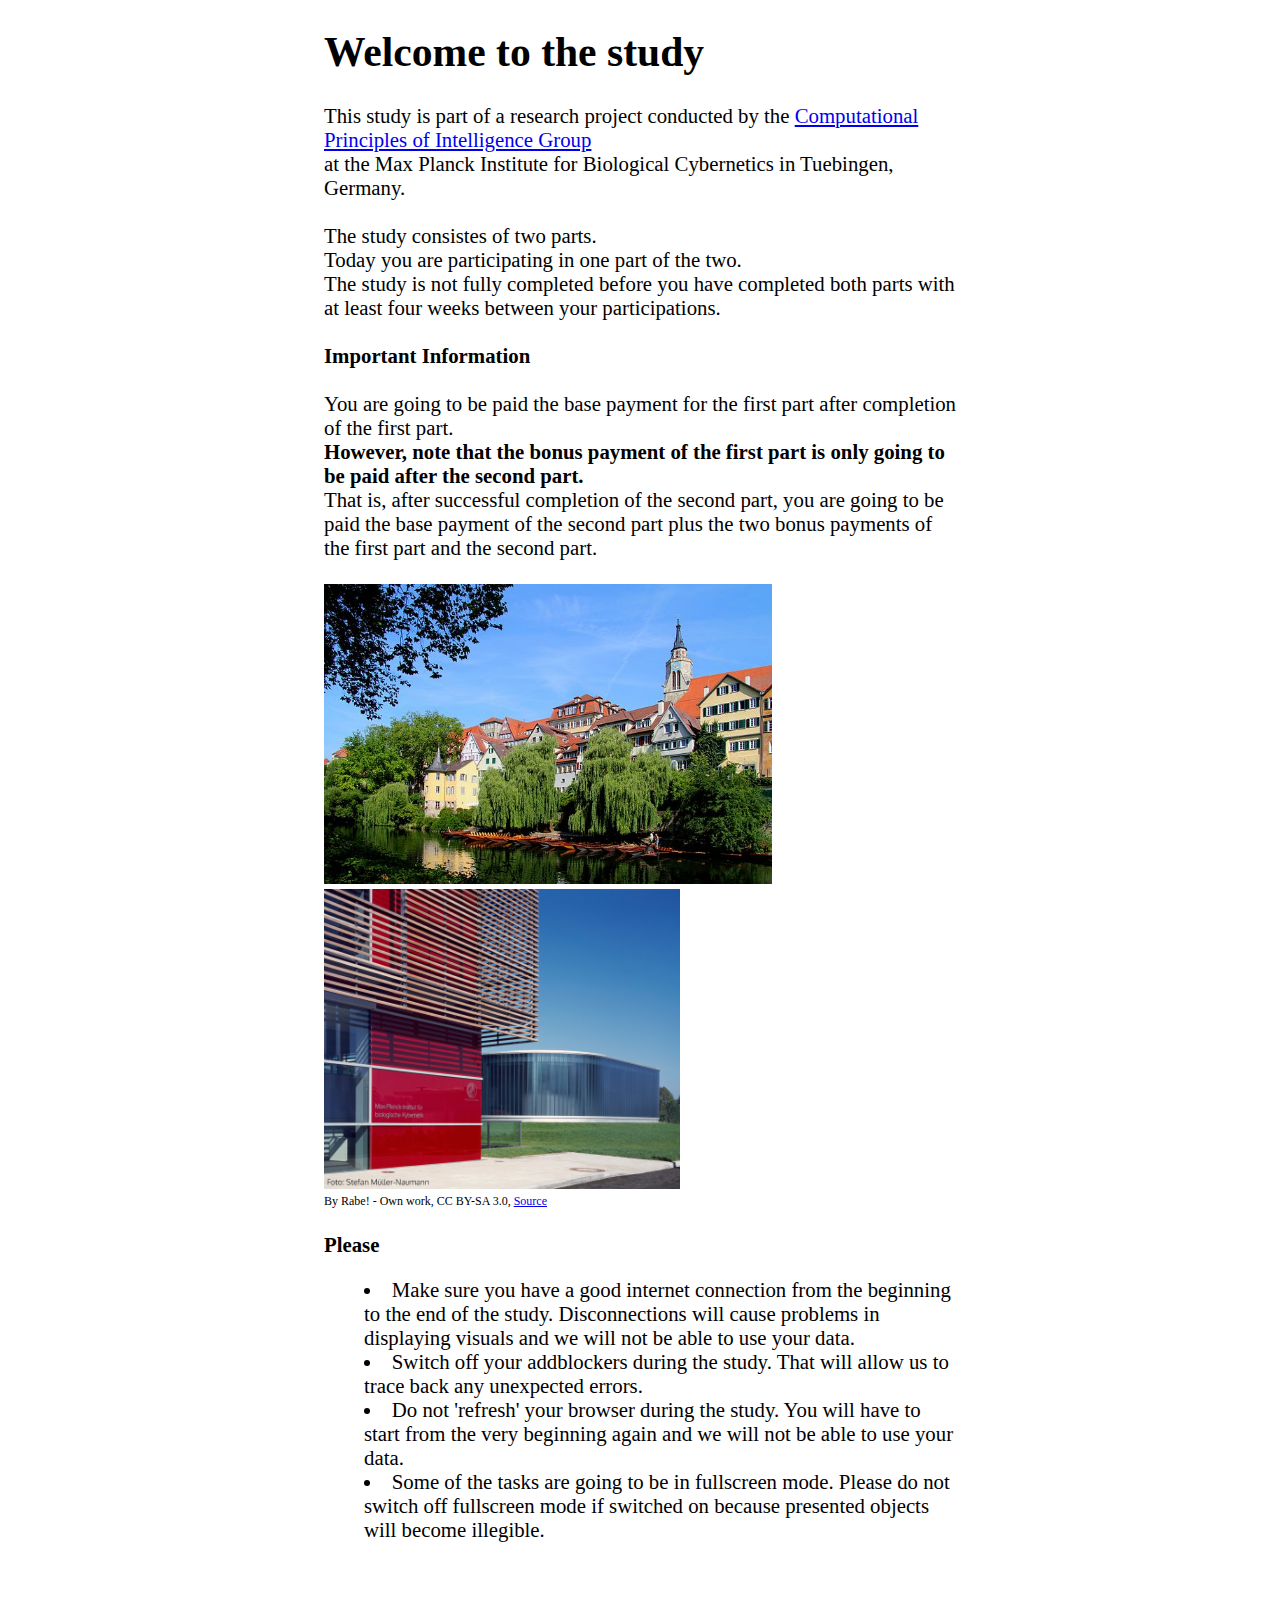
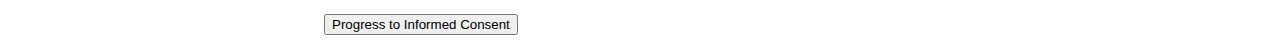
<file: index.html>
<!DOCTYPE html>
<html lang="en">




<head>
    <meta charset="utf-8">
    <meta http-equiv="Cache-Control" content="no-cache, no-store, must-revalidate">
    <meta http-equiv="Pragma" content="no-cache">
    <meta http-equiv="Expires" content="-1">

    <title>Casino Challenge</title>
    <meta name="viewport" content="width=device-width, initial-scale=1.0">
    <meta name="description" content="Casino Challenge">
    <meta name="author" content="Mirko Thalmann, & Kristin Witte">

    <link rel="stylesheet" href="wm-tasks/experiments/my_style.css">
    <script src="wm-tasks/jquery.min.js"></script>
    <script src="wm-tasks/js-helpers.js" charset="utf-8" cache-control="public"></script>
    <script>
        var _rollbarConfig = {
            accessToken: 'ce189ef6e760416db77b45599958b9e8',
            captureUncaught: true,
            captureUnhandledRejections: true,
            payload: {
                environment: 'production',
                //context: 'home/index',
                //trace_id: 'abc123',
                client: {
                    javascript: {
                        code_version: '1.0.0',
                        //source_map_enabled: true,
                        //guess_uncaught_frames: true
                    }
                }
            }
        };
        // Rollbar Snippet
        !function (r) { var e = {}; function o(n) { if (e[n]) return e[n].exports; var t = e[n] = { i: n, l: !1, exports: {} }; return r[n].call(t.exports, t, t.exports, o), t.l = !0, t.exports } o.m = r, o.c = e, o.d = function (r, e, n) { o.o(r, e) || Object.defineProperty(r, e, { enumerable: !0, get: n }) }, o.r = function (r) { "undefined" != typeof Symbol && Symbol.toStringTag && Object.defineProperty(r, Symbol.toStringTag, { value: "Module" }), Object.defineProperty(r, "__esModule", { value: !0 }) }, o.t = function (r, e) { if (1 & e && (r = o(r)), 8 & e) return r; if (4 & e && "object" == typeof r && r && r.__esModule) return r; var n = Object.create(null); if (o.r(n), Object.defineProperty(n, "default", { enumerable: !0, value: r }), 2 & e && "string" != typeof r) for (var t in r) o.d(n, t, function (e) { return r[e] }.bind(null, t)); return n }, o.n = function (r) { var e = r && r.__esModule ? function () { return r.default } : function () { return r }; return o.d(e, "a", e), e }, o.o = function (r, e) { return Object.prototype.hasOwnProperty.call(r, e) }, o.p = "", o(o.s = 0) }([function (r, e, o) { "use strict"; var n = o(1), t = o(5); _rollbarConfig = _rollbarConfig || {}, _rollbarConfig.rollbarJsUrl = _rollbarConfig.rollbarJsUrl || "https://cdn.rollbar.com/rollbarjs/refs/tags/v2.24.0/rollbar.min.js", _rollbarConfig.async = void 0 === _rollbarConfig.async || _rollbarConfig.async; var a = n.setupShim(window, _rollbarConfig), l = t(_rollbarConfig); window.rollbar = n.Rollbar, a.loadFull(window, document, !_rollbarConfig.async, _rollbarConfig, l) }, function (r, e, o) { "use strict"; var n = o(2), t = o(3); function a(r) { return function () { try { return r.apply(this, arguments) } catch (r) { try { console.error("[Rollbar]: Internal error", r) } catch (r) { } } } } var l = 0; function i(r, e) { this.options = r, this._rollbarOldOnError = null; var o = l++; this.shimId = function () { return o }, "undefined" != typeof window && window._rollbarShims && (window._rollbarShims[o] = { handler: e, messages: [] }) } var s = o(4), d = function (r, e) { return new i(r, e) }, c = function (r) { return new s(d, r) }; function u(r) { return a((function () { var e = this, o = Array.prototype.slice.call(arguments, 0), n = { shim: e, method: r, args: o, ts: new Date }; window._rollbarShims[this.shimId()].messages.push(n) })) } i.prototype.loadFull = function (r, e, o, n, t) { var l = !1, i = e.createElement("script"), s = e.getElementsByTagName("script")[0], d = s.parentNode; i.crossOrigin = "", i.src = n.rollbarJsUrl, o || (i.async = !0), i.onload = i.onreadystatechange = a((function () { if (!(l || this.readyState && "loaded" !== this.readyState && "complete" !== this.readyState)) { i.onload = i.onreadystatechange = null; try { d.removeChild(i) } catch (r) { } l = !0, function () { var e; if (void 0 === r._rollbarDidLoad) { e = new Error("rollbar.js did not load"); for (var o, n, a, l, i = 0; o = r._rollbarShims[i++];)for (o = o.messages || []; n = o.shift();)for (a = n.args || [], i = 0; i < a.length; ++i)if ("function" == typeof (l = a[i])) { l(e); break } } "function" == typeof t && t(e) }() } })), d.insertBefore(i, s) }, i.prototype.wrap = function (r, e, o) { try { var n; if (n = "function" == typeof e ? e : function () { return e || {} }, "function" != typeof r) return r; if (r._isWrap) return r; if (!r._rollbar_wrapped && (r._rollbar_wrapped = function () { o && "function" == typeof o && o.apply(this, arguments); try { return r.apply(this, arguments) } catch (o) { var e = o; throw e && ("string" == typeof e && (e = new String(e)), e._rollbarContext = n() || {}, e._rollbarContext._wrappedSource = r.toString(), window._rollbarWrappedError = e), e } }, r._rollbar_wrapped._isWrap = !0, r.hasOwnProperty)) for (var t in r) r.hasOwnProperty(t) && (r._rollbar_wrapped[t] = r[t]); return r._rollbar_wrapped } catch (e) { return r } }; for (var p = "log,debug,info,warn,warning,error,critical,global,configure,handleUncaughtException,handleAnonymousErrors,handleUnhandledRejection,captureEvent,captureDomContentLoaded,captureLoad".split(","), f = 0; f < p.length; ++f)i.prototype[p[f]] = u(p[f]); r.exports = { setupShim: function (r, e) { if (r) { var o = e.globalAlias || "Rollbar"; if ("object" == typeof r[o]) return r[o]; r._rollbarShims = {}, r._rollbarWrappedError = null; var l = new c(e); return a((function () { e.captureUncaught && (l._rollbarOldOnError = r.onerror, n.captureUncaughtExceptions(r, l, !0), e.wrapGlobalEventHandlers && t(r, l, !0)), e.captureUnhandledRejections && n.captureUnhandledRejections(r, l, !0); var a = e.autoInstrument; return !1 !== e.enabled && (void 0 === a || !0 === a || "object" == typeof a && a.network) && r.addEventListener && (r.addEventListener("load", l.captureLoad.bind(l)), r.addEventListener("DOMContentLoaded", l.captureDomContentLoaded.bind(l))), r[o] = l, l }))() } }, Rollbar: c } }, function (r, e, o) { "use strict"; function n(r, e, o, n) { r._rollbarWrappedError && (n[4] || (n[4] = r._rollbarWrappedError), n[5] || (n[5] = r._rollbarWrappedError._rollbarContext), r._rollbarWrappedError = null); var t = e.handleUncaughtException.apply(e, n); o && o.apply(r, n), "anonymous" === t && (e.anonymousErrorsPending += 1) } r.exports = { captureUncaughtExceptions: function (r, e, o) { if (r) { var t; if ("function" == typeof e._rollbarOldOnError) t = e._rollbarOldOnError; else if (r.onerror) { for (t = r.onerror; t._rollbarOldOnError;)t = t._rollbarOldOnError; e._rollbarOldOnError = t } e.handleAnonymousErrors(); var a = function () { var o = Array.prototype.slice.call(arguments, 0); n(r, e, t, o) }; o && (a._rollbarOldOnError = t), r.onerror = a } }, captureUnhandledRejections: function (r, e, o) { if (r) { "function" == typeof r._rollbarURH && r._rollbarURH.belongsToShim && r.removeEventListener("unhandledrejection", r._rollbarURH); var n = function (r) { var o, n, t; try { o = r.reason } catch (r) { o = void 0 } try { n = r.promise } catch (r) { n = "[unhandledrejection] error getting `promise` from event" } try { t = r.detail, !o && t && (o = t.reason, n = t.promise) } catch (r) { } o || (o = "[unhandledrejection] error getting `reason` from event"), e && e.handleUnhandledRejection && e.handleUnhandledRejection(o, n) }; n.belongsToShim = o, r._rollbarURH = n, r.addEventListener("unhandledrejection", n) } } } }, function (r, e, o) { "use strict"; function n(r, e, o) { if (e.hasOwnProperty && e.hasOwnProperty("addEventListener")) { for (var n = e.addEventListener; n._rollbarOldAdd && n.belongsToShim;)n = n._rollbarOldAdd; var t = function (e, o, t) { n.call(this, e, r.wrap(o), t) }; t._rollbarOldAdd = n, t.belongsToShim = o, e.addEventListener = t; for (var a = e.removeEventListener; a._rollbarOldRemove && a.belongsToShim;)a = a._rollbarOldRemove; var l = function (r, e, o) { a.call(this, r, e && e._rollbar_wrapped || e, o) }; l._rollbarOldRemove = a, l.belongsToShim = o, e.removeEventListener = l } } r.exports = function (r, e, o) { if (r) { var t, a, l = "EventTarget,Window,Node,ApplicationCache,AudioTrackList,ChannelMergerNode,CryptoOperation,EventSource,FileReader,HTMLUnknownElement,IDBDatabase,IDBRequest,IDBTransaction,KeyOperation,MediaController,MessagePort,ModalWindow,Notification,SVGElementInstance,Screen,TextTrack,TextTrackCue,TextTrackList,WebSocket,WebSocketWorker,Worker,XMLHttpRequest,XMLHttpRequestEventTarget,XMLHttpRequestUpload".split(","); for (t = 0; t < l.length; ++t)r[a = l[t]] && r[a].prototype && n(e, r[a].prototype, o) } } }, function (r, e, o) { "use strict"; function n(r, e) { this.impl = r(e, this), this.options = e, function (r) { for (var e = function (r) { return function () { var e = Array.prototype.slice.call(arguments, 0); if (this.impl[r]) return this.impl[r].apply(this.impl, e) } }, o = "log,debug,info,warn,warning,error,critical,global,configure,handleUncaughtException,handleAnonymousErrors,handleUnhandledRejection,_createItem,wrap,loadFull,shimId,captureEvent,captureDomContentLoaded,captureLoad".split(","), n = 0; n < o.length; n++)r[o[n]] = e(o[n]) }(n.prototype) } n.prototype._swapAndProcessMessages = function (r, e) { var o, n, t; for (this.impl = r(this.options); o = e.shift();)n = o.method, t = o.args, this[n] && "function" == typeof this[n] && ("captureDomContentLoaded" === n || "captureLoad" === n ? this[n].apply(this, [t[0], o.ts]) : this[n].apply(this, t)); return this }, r.exports = n }, function (r, e, o) { "use strict"; r.exports = function (r) { return function (e) { if (!e && !window._rollbarInitialized) { for (var o, n, t = (r = r || {}).globalAlias || "Rollbar", a = window.rollbar, l = function (r) { return new a(r) }, i = 0; o = window._rollbarShims[i++];)n || (n = o.handler), o.handler._swapAndProcessMessages(l, o.messages); window[t] = n, window._rollbarInitialized = !0 } } } }]);
        // End Rollbar Snippet

    </script>

</head>

<body>
    <!-- initialize a few variables -->

    <div class='midwindow'>

        <div id="page0" style="display:block">

            <h1>Welcome to the study</h1>

            This study is part of a research project conducted
            by the <a href="http://cpilab.org/" target="_blank">Computational Principles of Intelligence Group</a><br>
            at the Max Planck Institute for Biological Cybernetics in Tuebingen, Germany.<br><br>
            The study consistes of two parts.<br>
            Today you are participating in one part of the two.<br>
            The study is not fully completed before you have completed both parts with at least four weeks between your
            participations.<br><br>
            <b>Important Information</b><br><br>
            You are going to be paid the base payment for the first part after completion of the first part.<br>
            <b>However, note that the bonus payment of the first part is only going to be paid after the second
                part.</b><br>
            That is, after successful completion of the second part, you are going to be paid the base payment of the
            second part plus the two bonus payments of the first part and the second part.<br>
            <br>

            <span>
                <img title="tuebingen" src="wm-tasks/img/tuebingen.jpg" height="300px" cache-control="public">
                <img title="mpi" src="wm-tasks/img/mpi.jpg" height="300px" cache-control="public">
                <figcaption style="font-size: 12px;">By Rabe! - Own work, CC BY-SA 3.0, <a
                        href=" https://commons.wikimedia.org/w/index.php?curid=33554043" target="_blank"> Source </a>
                </figcaption>
            </span>

            <br>
            <b>Please</b>
            <ul>
                <li>
                    Make sure you have a good internet connection from the beginning to the end of the study.
                    Disconnections will cause problems in displaying visuals and we will not be able to use your data.
                </li>
                <li>
                    Switch off your addblockers during the study. That will allow us to trace back any unexpected
                    errors.
                </li>
                <li>
                    Do not 'refresh' your browser during the study. You will have to start from the very beginning again
                    and we will not be able to use your data.
                </li>
                <li>
                    Some of the tasks are going to be in fullscreen mode. Please do not switch off fullscreen mode if
                    switched on because presented objects will become illegible.
                </li>

            </ul>

            <br><br>

            <button id="consent_button" type="button" name="button" id="buttonConsentForm" class="default_button"
                onclick="clickStart('page0', 'page1')"> Progress to Informed Consent</button><br>
        </div>

        <div id="page1" style="display:none;">
            <h1>Information on tasks and purpose of the study</h4>
                Today, you are carrying out six different tasks and filling out various questionnaires.<br>
                You are going to start with a set of three tasks aimed to measure your working-memory capcity.<br>
                Subsequently, you are confronted with three casino-like tasks, in which your goal is to maximize your
                rewards on any given trial.<br>
                Please take a break in between the working-memory tasks and the casino-like tasks.<br>
                Finally, you are filling out a set of questionnaires on various topics.<br>
                You are going to be led through the various parts of the study and are presented with detailed
                instructions about the upcoming task each time a new task starts.<br>
                For each task, you are going to be tested on comprehension questions after a practice phase. You can
                only continue to the main part of a task if you have answered all comprehension questions correctly.<br>
                Some items of the questionnaires are attention check items. <br>
                If you answer any of those incorrectly, you are not going to be paid a bonus and you cannot partcipate
                in the second session of this study.<br>

                <br>

                To be eligible to participate, you <strong> MUST </strong> meet the following criteria:
                <ol class="centeredtext">
                    <li style="font-size: 100%;">Be between 18 and 35 years of age.</li>
                    <li style="font-size: 100%;">Be a fluent speaker of English.</li>
                </ol>
                <br><br><br>
                <b style="color:maroon;">Please use a device with a keyboard.
                    Please do not accept this task if you are using a touch screen device, it will not work!</b><br>

                <h4>How much time will it take and how much can you earn?</h4>
                <h5>Study duration</h5>
                The duration of one session should be approximately 100 minutes. However, it also depends to some degree
                on your performance.<br>
                <h5>Payment</h5>
                In any case, you will be paid a base payment of <b>£10.00</b> pounds for your participation in each
                part.
                You can receive a bonus payment of up to <b>£10.00</b>.<br>
                The amount of the bonus depends on your performance <b>in all tasks but not questionnaires</b> of the
                experiment.<br>

                Please note that this is going to be a <b>long and challenging </b>study requiring a lot of sustained
                attention!</b><br>

                <h4>Confidentiality</h4>
                Your participation in this study will remain confidential.
                Your Prolific ID will NOT be shared with anyone outside the research team.

                <h4>Participation and withdrawal</h4>
                Your participation in this study is completely voluntary and you may refuse to participate<br>
                or you may choose to withdraw at any time.<br>
                However, you will only be paid for the participation upon completion<br>
                and after clicking the button re-directing you to the prolific webpage and storing your completion code.

                <h4>How to contact the researchers?</h4>
                If you have questions or concerns about your participation or payment
                please email <a href="mailto:kristin.witte@tuebingen.mpg.de">researcher 1</a> or <a
                    href="mailto:mirko.thalmann@tuebingen.mpg.de">researcher 2</a>
                or the <a href="mailto:eric.schulz@tuebingen.mpg.de">principal investigator</a>.


                <h4>Data protection</h4>
                Your data will be anonymized and only used in the manner described in our data protection sheet,
                available <a href="https://kyblab.tuebingen.mpg.de/mex/data_protection.pdf" target="_blank">here</a>
                (please do not fill out this sheet!). <br>
                The following text box summarizes the main points. Please read it carefully and provide consent
                below:<br>
                <br>

                <body onload="myDataProtection()"></body>
                <textarea id="DataProtection" title="DataProtection" rows="15" cols="100" style="font-size: 100%;"
                    readonly></textarea>

                <br>
                <br>
                By selecting the consent option below, you acknowledge that you fulfill all of the participation
                criteria and you agree to your data being used as described.
                <br>
                <br>

                <button type="button" name="button" id="buttonConsentForm" class="default_button"
                    onclick="direct_to_os()">I consent
                    to participate</button><br><br>
        </div>

    </div>
</body>

</html>
</file>
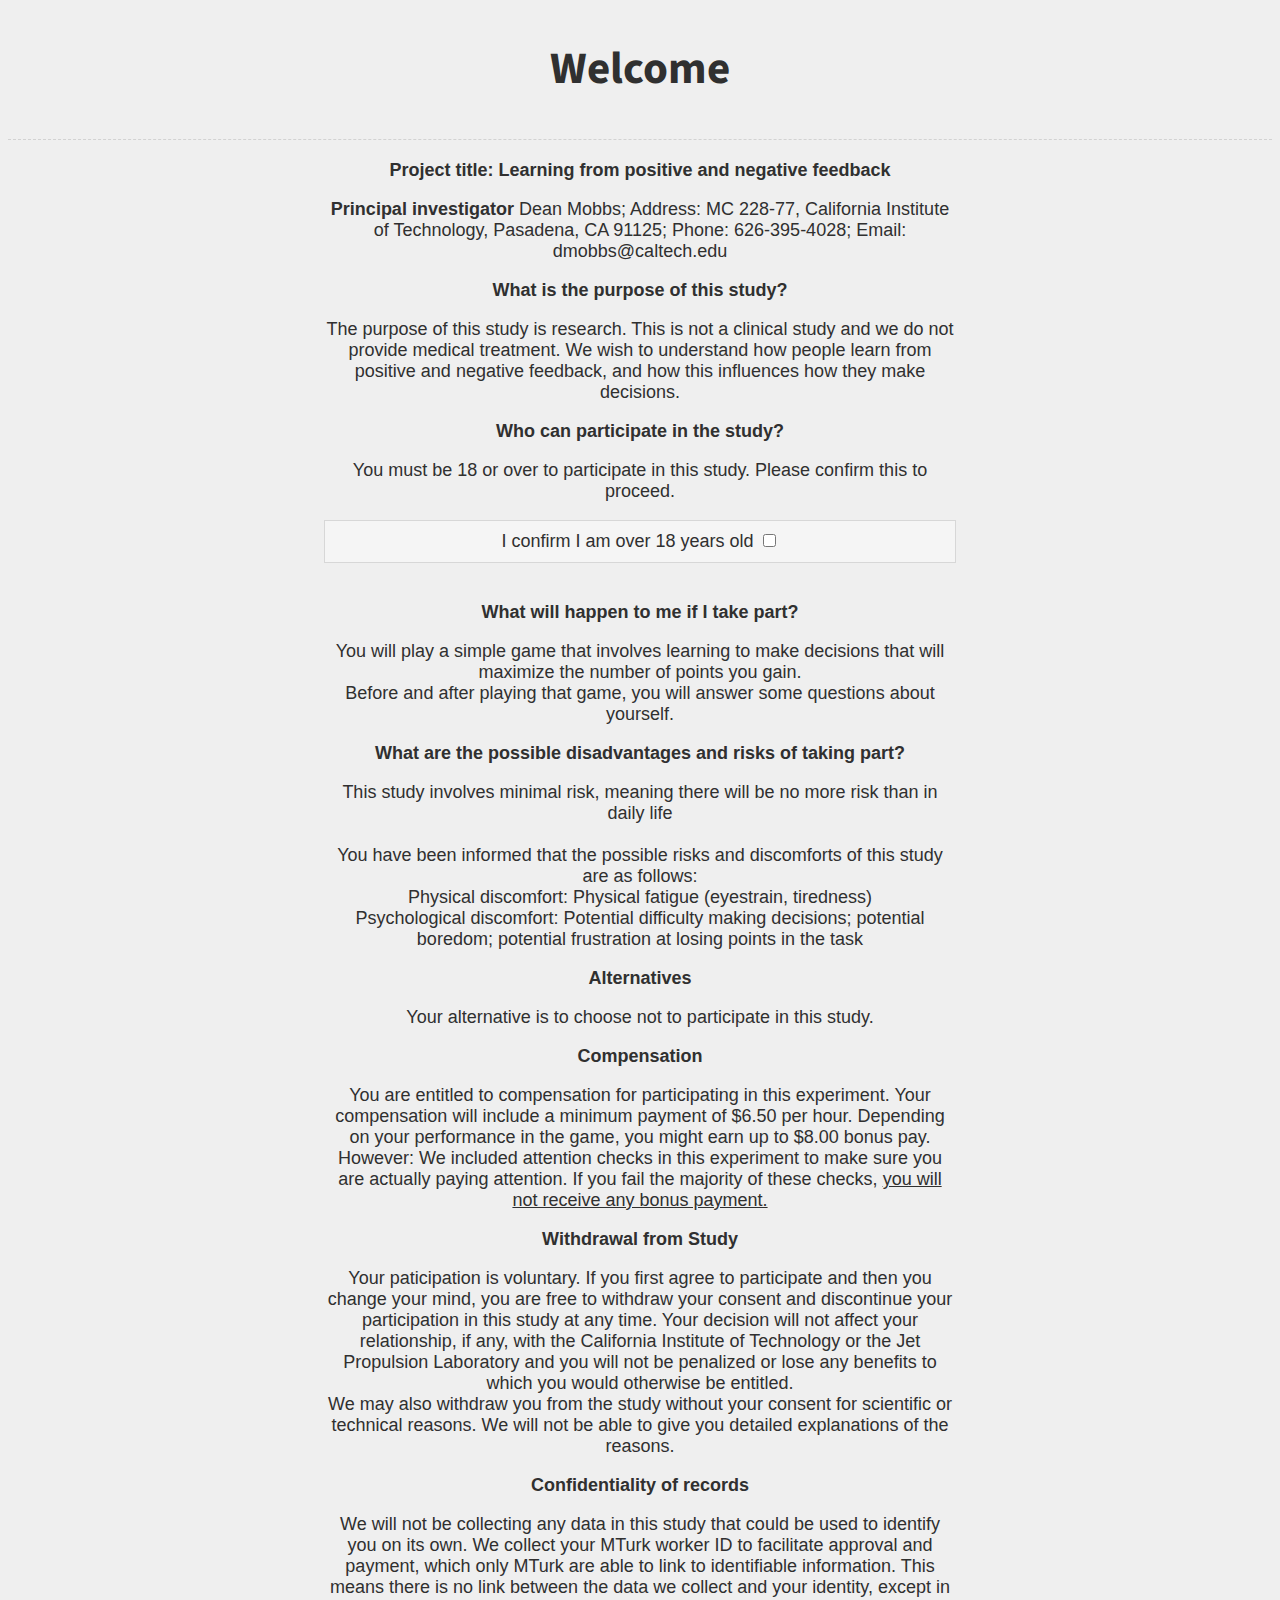
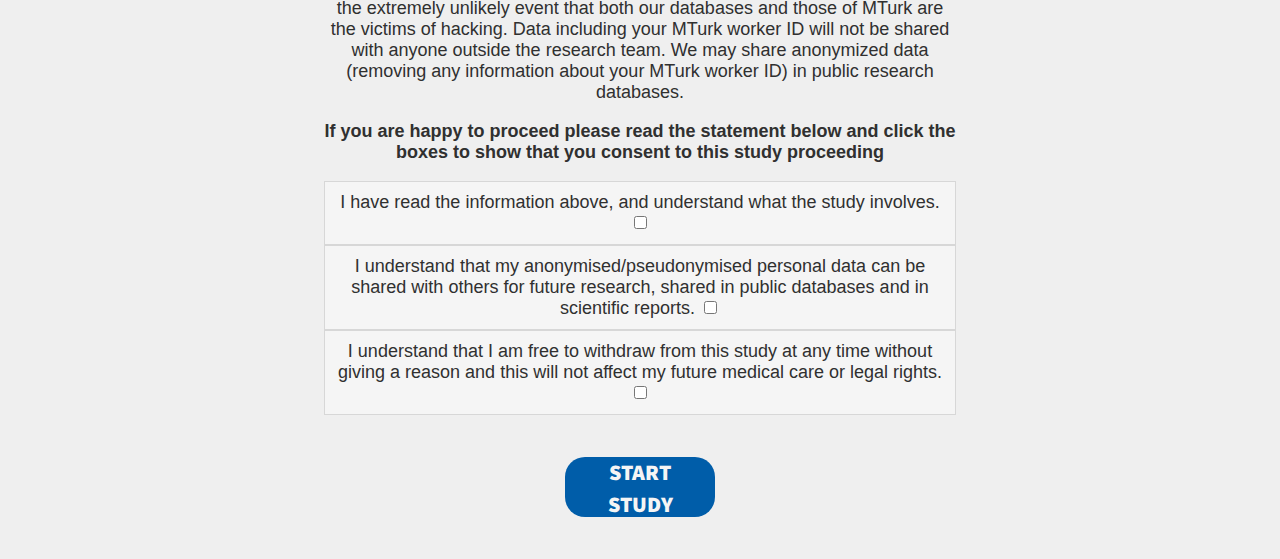
<file: task/index.html>
<!DOCTYPE html>
<html lang="en">

<head>
    <link rel="stylesheet" type="text/css" href="questionnaires.css">
    <script src="https://ajax.googleapis.com/ajax/libs/jquery/1.11.1/jquery.min.js"></script>
    <meta charset="UTF-8">
    <title>Questionnaires</title>
    
</head>

<div class="div" id="mainSection">
    <header class="form__header" id="header"><h2 id="header_title" class="form__title"></h2></header>
    <section class="mainInstructions" id="consent"></section>
</div>

<div class="form" id = "questionnaire">
    <!-- <div id="subjectID" class="subjectID">
    </div> -->
    <header class="form__header">
        <h2 class="form__title" id="header">Some questions about you</h2>
        <p class="form__instruction">These questions ask you about things like personality traits and emotions</p>
    </header>
    <div id="questionnaires">
    </div>
    
 
    <!-- <button type = "button" class = "submit_button" id = "continue">continue to game</button> -->


</div>

<script>


function getQueryVariable(variable)
{
    var query = window.location.search.substring(1);
    var vars = query.split("&");
    for (var i=0;i<vars.length;i++) {
        var pair = vars[i].split("=");
        if(pair[0] == variable){return pair[1];}
    }
    return(false);
}

$(document.getElementById("questionnaire")).hide()
var nextPage
var subjectID
var studyID
var start
var end
var totalTime
var session = 1

var uid;


var check_consent = function (elem) {

  if ($('#consent_checkbox1').is(':checked') && $('#consent_checkbox2').is(':checked') &&
    $('#consent_checkbox3').is(':checked') && $('#consent_checkbox4').is(':checked')) 
    // if (1 == 1) 
    { // KW: if you checked everything --> remove consent form and go back to top of page

        //Clear the page 
        document.getElementById('consent').innerHTML = '';
        document.getElementById('consent').style.margin = 0;
        document.getElementById('consent').style.padding = 0;
        document.getElementById('header_title').innerHTML = '';
        document.getElementById('header_title').style.margin = 0;
        document.getElementById('header_title').style.padding = 0;
        var mainSection = document.getElementById('mainSection'); // KW: contains 'header_title', 'consent', 'header'
        var header = document.getElementById('header');
        mainSection.removeChild(header); // KW: irretrievably (?) removes header node which is a child of 'mainSection'
        window.scrollTo(0, 0); // KW: go to top of page


        startQuestionnaires();
    }

  else {
    alert("Unfortunately you will not be able to participate in this research study if you do " +
      "not consent to the above. Thank you for your time.");
    return false;
  }
};


document.getElementById('header_title').innerHTML = "Welcome";
    document.getElementById('consent').innerHTML = "        <p><b>Project title: Learning from positive and negative feedback</b><p>\n" +
        "        <b>Principal investigator</b> Dean Mobbs; Address: MC 228-77, California Institute of Technology, Pasadena, " +
        "CA 91125; Phone: 626-395-4028; Email: dmobbs@caltech.edu" +
        "        </p>\n" +
        "\n" +
        "        <p><b>What is the purpose of this study?</b><p>\n" +
        "        <p>\n" +
        "        The purpose of this study is research. This is not a clinical study and we do not provide medical " +
                "treatment. We wish to understand how people learn from positive and negative feedback, and how this influences how they make decisions." +
        "        </p>\n" +
        "\n" +
        "        <p><b>Who can participate in the study?</b><p>\n" +
        "        <p>\n" +
        "            You must be 18 or over to participate in this study. Please confirm this to proceed.\n" +
        "        </p>\n" +
        "            <label class=\"container\">I confirm I am over 18 years old\n" +
        "                <input type=\"checkbox\" id=\"consent_checkbox1\">\n" +
        "                <span class=\"checkmark\"></span>\n" +
        "            </label>\n" +
        "        <br>\n" +
        "\n" +
        "        <p><b>What will happen to me if I take part?</b><p>\n" +
        "        <p>\n" +
        "            You will play a simple game that involves learning to make decisions that will maximize the number of points you gain.<br>" +
        "            Before and after playing that game, you will answer some questions about yourself.<br>" +
        "        </p>\n" +
        "\n" +
        "        <p><b>What are the possible disadvantages and risks of taking part?</b><p>\n" +
        "        <p>\n" +
        "            This study involves minimal risk, meaning there will be no more risk than in daily life<br><br>" +
                    "You have been informed that the possible risks and discomforts of this study are as follows:<br> " +
                    "Physical discomfort: Physical fatigue (eyestrain, tiredness)<br>" +
                    "Psychological discomfort: Potential difficulty making decisions; potential boredom; potential frustration " +
                    "at losing points in the task\n" +
        "        </p>\n" +
        "\n" +
        "        <p><b>Alternatives</b><p>\n" +
        "        <p>\n" +
        "            Your alternative is to choose not to participate in this study." +
        "        </p>\n" +
        "\n" +
        "        <p><b>Compensation</b><p>\n" +
        "        <p>\n" +
        "        You are entitled to compensation for participating in this experiment. Your compensation will include a minimum payment of $6.50 per hour. Depending on your performance in the game, you might earn up to $8.00 bonus pay. However: We included attention checks in this experiment to make sure you are actually paying attention. If you fail the majority of these checks, <u>you will not receive any bonus payment.</u>" +
        "        </p>\n" +
        "\n" +
        "        <p><b>Withdrawal from Study</b><p>\n" +
        "        <p>\n" +
        "            Your paticipation is voluntary. If you first agree to participate and then you change your mind, you are  " +
                    "free to withdraw your consent and discontinue your participation in this study at any time. Your decision " +
                    "will not affect your relationship, if any, with the California Institute of Technology or the Jet Propulsion " +
                    "Laboratory and you will not be penalized or lose any benefits to which you would otherwise be entitled.<br>" +
                    "We may also withdraw you from the study without your consent for scientific or technical reasons. We will " +
                    "not be able to give you detailed explanations of the reasons. " +
        "        </p>\n" +
        "\n" +
        "        <p><b>Confidentiality of records</b><p>\n" +
        "        <p>\n" +
        "            We will not be collecting any data in this study that could be used to identify you on its own. We collect your MTurk worker ID " + 
        "to facilitate approval and payment, which only MTurk are able to link to identifiable information. This means " + 
        "there is no link between the data we collect and your identity, except in the extremely unlikely event that both our" + 
        " databases and those of MTurk are the victims of hacking. Data including your MTurk worker ID will not be shared with " + 
        "anyone outside the research team. We may share anonymized data (removing any information about your MTurk worker ID) in public research databases." +
        "        </p>\n" +
        "\n" +
        "        <p><b>If you are happy to proceed please read the statement below and click the boxes to show that you\n" +
        "            consent to this study proceeding</b><p>\n" +
        "\n" +
        "        <label class=\"container\">I have read the information above, and understand what the study involves.\n" +
        "            <input type=\"checkbox\" id=\"consent_checkbox2\">\n" +
        "            <span class=\"checkmark\"></span>\n" +
        "        </label>\n" +
        "\n" +
        "        <label class=\"container\">I understand that my anonymised/pseudonymised personal data can be shared with others\n" +
        "            for future research, shared in public databases and in scientific reports.\n" +
        "            <input type=\"checkbox\" id=\"consent_checkbox3\">\n" +
        "            <span class=\"checkmark\"></span>\n" +
        "        </label>\n" +
        "\n" +
        "        <label class=\"container\">I understand that I am free to withdraw from this study at any time without\n" +
        "            giving a reason and this will not affect my future medical care or legal rights.\n" +
        "            <input type=\"checkbox\" id=\"consent_checkbox4\">\n" +
        "            <span class=\"checkmark\"></span>\n" +
        "        </label>\n" +
        "\n" +
        "        <br><br>\n" +
        "        <button type=\"button\" id=\"start\" class=\"submit_button\">Start study</button>\n" +
        "        <br><br>";

        document.getElementById("start").onclick = check_consent;

// Don't let people complete the task on mobile devices
if (/Android|webOS|iPhone|iPad|iPod|BlackBerry|IEMobile|Opera Mini/i.test(navigator.userAgent)) {
    alert("Sorry, this task does not work on mobile devices");
    document.getElementById('consent').innerHTML = "";
}


var questionnaire_data
var submitted = false
var attention


function saveData(filedata){
    console.log(filedata)
    var filename = "./data/" + subjectID + "data_1" +"_attention" + attention + "_session_" +session + ".txt";
    $.post("results_data.php", {postresult: filedata + "\n", postfile: filename })

}

function createQuestion(questionnaireName, questionData) {
    // This function creates an individual item

    var f = document.createElement("form");
    f.setAttribute('method',"post");
    f.setAttribute('action',"submit.php");
    f.setAttribute('id', questionnaireName.concat('_' + questionData.qNumber.toString()));
    f.setAttribute("name", "form_");

    var fieldset = document.createElement("fieldset");
    fieldset.setAttribute("class", "form__options");
    fieldset.setAttribute('id', questionnaireName.concat('_' + questionData.qNumber.toString()));
    fieldset.setAttribute("name", "fs_");

    var legend = document.createElement("legend");
    legend.setAttribute("class", "form__question");
    legend.setAttribute("name", "legend");
    legend.append(questionData.prompt);

    fieldset.appendChild(legend);

    var labels = [];

    for (i = 0; i < questionData.labels.length; i++) {

        var p = document.createElement("p");
        p.setAttribute('class', 'form__answer');
        var c = document.createElement("input");
        c.type = "radio";
        c.id = questionnaireName.concat(questionData.qNumber.toString()).concat("answer".concat(i.toString()));
        c.name = "question";
        c.value = i;

        var l = document.createElement("label");
        l.setAttribute('for', c.id);
        l.setAttribute("style", "margin:-10px; padding: 18px 10px 50px 10px")
        l.append(questionData.labels[i]);

        p.appendChild(c);
        p.appendChild(l);

        labels.push(p);

        fieldset.appendChild(p)

    }

    f.appendChild(fieldset);


    return f;

}


function createPreamble(preamble) {
    // This is used to generate an introduction to the the questionnaire
    var h = document.createElement("header");
    h.setAttribute("class", "form__header");
    h.setAttribute("name", "fs_");

    var p = document.createElement("p");
    p.setAttribute("class", "preamble");

    var div = document.createElement("div");
    div.innerHTML = preamble;

    p.appendChild(div);
    h.appendChild(p);

    return h

}


function createQuestionnaire(questionnaire_data) {
    // This function creates an entire questionnaire

    // Start with the introduction
    var preamble = createPreamble(questionnaire_data.preamble);
    document.getElementById('questionnaires').appendChild(preamble);

    // Loop through the items and add them
    for (j = 0; j < questionnaire_data.questions.length; j++) {

        questionnaire_data.questions[j].qNumber = j;

        if (j < questionnaire_data.questions.length - 1) {
            next = questionnaire_data.name.concat((j+1).toString());
        }

        document.getElementById('questionnaires').appendChild(createQuestion(questionnaire_data.name,
            questionnaire_data.questions[j], next));

    }

}

function createDemographics() {
            // This creates demographics questions
            // This isn't automatically generated from a JSON file - these are entered manually here
        
            var preamble = createPreamble("First, we need some information about you");
        
            document.getElementById('questionnaires').appendChild(preamble);
        
        
            // Sex
            qDataSex = {
                qNumber: 0,
                prompt: "What is your sex?",
                labels: ['Male', 'Female', 'Other']
            };
        
            sexQuestion = createQuestion('Sex', qDataSex);
            document.getElementById('questionnaires').appendChild(sexQuestion);
        
        
            // Age
            var ageForm = document.createElement("form");
            ageForm.setAttribute('method',"post");
            ageForm.setAttribute('id', "age");
            ageForm.setAttribute("name", "form_");
        
            var ageFieldSet = document.createElement("fieldset");
            ageFieldSet.setAttribute("class", "form__options");
            ageFieldSet.setAttribute('id', "age");
            ageFieldSet.setAttribute("name", "fs_");
        
            var legendAge = document.createElement("legend");
            legendAge.setAttribute("class", "questionDemo");
            legendAge.append("How old are you?");
            legendAge.setAttribute("name", "legend");
            legendAge.name = 'question';
        
            ageFieldSet.appendChild(legendAge);
        
            var box = document.createElement("input");
            box.setAttribute("class", "textEntry");
            box.setAttribute("type", "text");
            box.setAttribute("id", "Age");
            box.name = 'question';
        
            ageFieldSet.appendChild(box);
        
            ageForm.appendChild(ageFieldSet);
            document.getElementById('questionnaires').appendChild(ageForm);

            // years in education

            var eduForm = document.createElement("form");
            eduForm.setAttribute('method',"post");
            eduForm.setAttribute('id', "edu");
            eduForm.setAttribute("name", "form_");
        
            var eduFieldSet = document.createElement("fieldset");
            eduFieldSet.setAttribute("class", "form__options");
            eduFieldSet.setAttribute('id', "edu");
            eduFieldSet.setAttribute("name", "fs_");
        
            var legendEdu = document.createElement("legend");
            legendEdu.setAttribute("class", "questionDemo");
            legendEdu.append("How many years did you spend in education? (primary school + highschool + university)");
            legendEdu.setAttribute("name", "legend");
            legendEdu.name = 'question';
        
            eduFieldSet.appendChild(legendEdu);
        
            var box = document.createElement("input");
            box.setAttribute("class", "textEntry");
            box.setAttribute("type", "text");
            box.setAttribute("id", "Edu");
            box.name = 'question';
        
            eduFieldSet.appendChild(box);
        
            eduForm.appendChild(eduFieldSet);
            document.getElementById('questionnaires').appendChild(eduForm);

            // income

            qDataIncome = {
                qNumber: 0,
                prompt: "What is your average monthly income?",
                labels: ['<$500', '$500 - $1000', '$1000 - $1500', '$1500 - $2000', '$2000 - $2500', '$2500 - $3000', '$3500 - $4000', '>$4000']
            };
        
            incomeQuestion = createQuestion('income', qDataIncome);
            document.getElementById('questionnaires').appendChild(incomeQuestion);
        
        }

function getValues() {
    // This function gets the recorded values for every item
    // As it goes through, it highlights any items that weren't answered in red
    // And then scrolls to them on completion

    // All items have an ID starting with fs_
    submitted = true
    var inputs = document.getElementsByName("fs_");

    // Loop through the items nad get their values
    values = {};
    incomplete = [];

    for (i = 0; i < inputs.length; i++) {

        if (inputs[i].id.length > 0) {
            
            // Get responses to questionnaire items
            id = inputs[i].id;
            legend = inputs[i].querySelectorAll('[name="legend"]')[0];

            checked = inputs[i].querySelector('input[name="question"]:checked');

            if (checked != null) {
                legend.style.color = "#000000";
                value = checked.value;
                values[id] = value;
                
            }

            // Get responses to text items
            else if (inputs[i].querySelector('input[type="text"]')) {

                value = inputs[i].querySelector('input[type="text"]').value;
                if (value.length == 0) {

                    legend.style.color = "#ff0000";
                    incomplete.push(id);
                }

                else {
                    legend.style.color = "#000000";
                    values[id] = value;
                }
            }

            // Get responses to slider items
            else if (inputs[i].querySelector('input[type="range"]')) {
                value = inputs[i].querySelector('input[type="range"]').value;
                values[id] = value;

            }

            else {
                legend.style.color = "#ff0000";
                incomplete.push(id);
            }

            values[id] = parseInt(values[id]);
        }

    }

    // This checks for any items that were missed and scrolls to them
    if (incomplete.length > 0) {

        $('html, body').animate({ // go to first missed items
                scrollTop: $(document.getElementById(incomplete[0])).offset().top - 100
                }, 400);
       

        if(incomplete.length > 1){ // if you missed more than one item
           
            for (i = 0; i < incomplete.length -1; i++){ // loops through all missed questions and attaches an event listener to each of them
            
            $(document.getElementById(incomplete[i])).children().click(function (e) { 
                var target = e.target.parentElement.parentElement.parentElement.id // name of the given question
                var n = incomplete.indexOf(target)// I can't simply use i as the index as it is already done with the loop by the time one clicks
                var nextMiss = document.getElementById(incomplete[n+1])
                $('html, body').animate({ // go to next question
                scrollTop: $(nextMiss).offset().top - 100
                }, 400);
            });

            }
        }

        

        
      }
         
    

    // If everything is complete, save the data
    else {

        end = Number(new Date());
        totalTime = (end - start)/60000; // time it took in minutes instead of milliseconds
        values["rt"] = totalTime;

        // do attention check

        attention = 0
        if (values["STICSA_9"] == "3") {
            attention += 1

        }
        if (values["PHQ_9_6"] == "0"){
            attention += 1

        }
        console.log(attention)
        values["attention1"] = attention;

        // save data
        saveData(JSON.stringify(values));

        // move onto next page after a little delay to make sure data is saved
        setTimeout(function(){
            window.location.href = nextPage;
        }, 3000);

        

        
    }


}
    
var startQuestionnaires = function() {



    // GET URL VARIABLES
    // Get Prolific ID from URL
    if (window.location.search.indexOf('PROLIFIC_PID') > -1) {
        subjectID = getQueryVariable('PROLIFIC_PID');
    }
    // If no ID is present, generate one using random numbers - this is useful for testing
    else {
        var subjectID = 'test-' + Math.floor(Math.random() * (2000000 - 0 + 1)) + 0; 
    }
    
    
    start = Number(new Date()); // time how long they take for the questionnaires


    $(document.getElementById("questionnaire")).show()


    // Load questionnaires
    $.getJSON('questionnaires.json', function (data) {
        // THis function creates the whole questionnaire
        // document.getElementById("continue").style.display = "none"
        questionnaire_data = data;

        var fullurl = window.location.href;


        // extract URL parameters (FROM: https://s3.amazonaws.com/mturk-public/externalHIT_v1.js)
        function turkGetParam(name) {
        var regexS = "[\?&]" + name + "=([^&#]*)";
        var regex = new RegExp(regexS);
        if (typeof fullurl == "undefined"){ // I added this part to the original code bc otherwise it would throw errors when running it locally

            return Math.floor(Math.random() * 10000);

        } else {
            var tmpURL = fullurl;
            var results = regex.exec(tmpURL);
            if (results == null) {
                return Math.floor(Math.random() * 10000);
            } else {
                return results[1];
        }
        }
    }

        nextPage = "main.html?" + "PROLIFIC_PID=" + subjectID   // This passes the subjectID



        // This creates questions to ask about demographic information
        createDemographics();

        // THis creates every questionnaire of interest
        // A smarter way to do this would be to shuffle the keys of the questionnaire_data object
        // and then loop through them, rather than creating them all individually as I've done here

        createQuestionnaire(questionnaire_data.STICSA);
        createQuestionnaire(questionnaire_data.PHQ_9);


        // This next section just deals with scrolling between items automatically (but not if we are scrolling through missed items)
        
        

        // this makes it move to next question (had to put this piece of code here bc it needs the questionnaire element being displayed to work)
        var forms = document.getElementsByName("fs_");

        for (i = 3; i < forms.length; i++) {
            // Generate function to scroll to next question if we're not on the last question
            if (i < forms.length - 1) {
                forms[i].setAttribute("scrollPos", $(forms[i + 1]).offset().top - 200);

                $(forms[i]).children().children().click(function () {
                    if (!submitted){ //if submit has been pressed, the other scroll on function in the getValues function does the job
                    $('html, body').animate({
                        scrollTop: $(this).parent().parent().attr("scrollPos")
                    }, 400);

                    
                }
                });
            }
        }

        // Create the submit button
        var submit = document.createElement('button');
        submit.setAttribute("class", "submit_button");
        submit.setAttribute("type", "button");
        submit.setAttribute("id", "submit");
        submit.append("Submit");

        var submit_form = document.createElement("form");
        submit_form.setAttribute("class", "submitContainer");
        submit_form.appendChild(submit);
        document.getElementById('questionnaires').appendChild(submit_form);

        // Function to call when the submit button is clicked
        document.getElementById('submit').onclick = getValues;

    });

}





</script>


<!-- <div id="surveyElement"></div>
<div id="surveyResult" style='display:none'></div>
<div style="width:50px;margin:0 auto; display:none" id = 'gridsearchButton'>
  <a href="index.html" id="gridsearchLink"><button class ="btn btn-success">continue to game</button></a> 
</div> -->
</file>
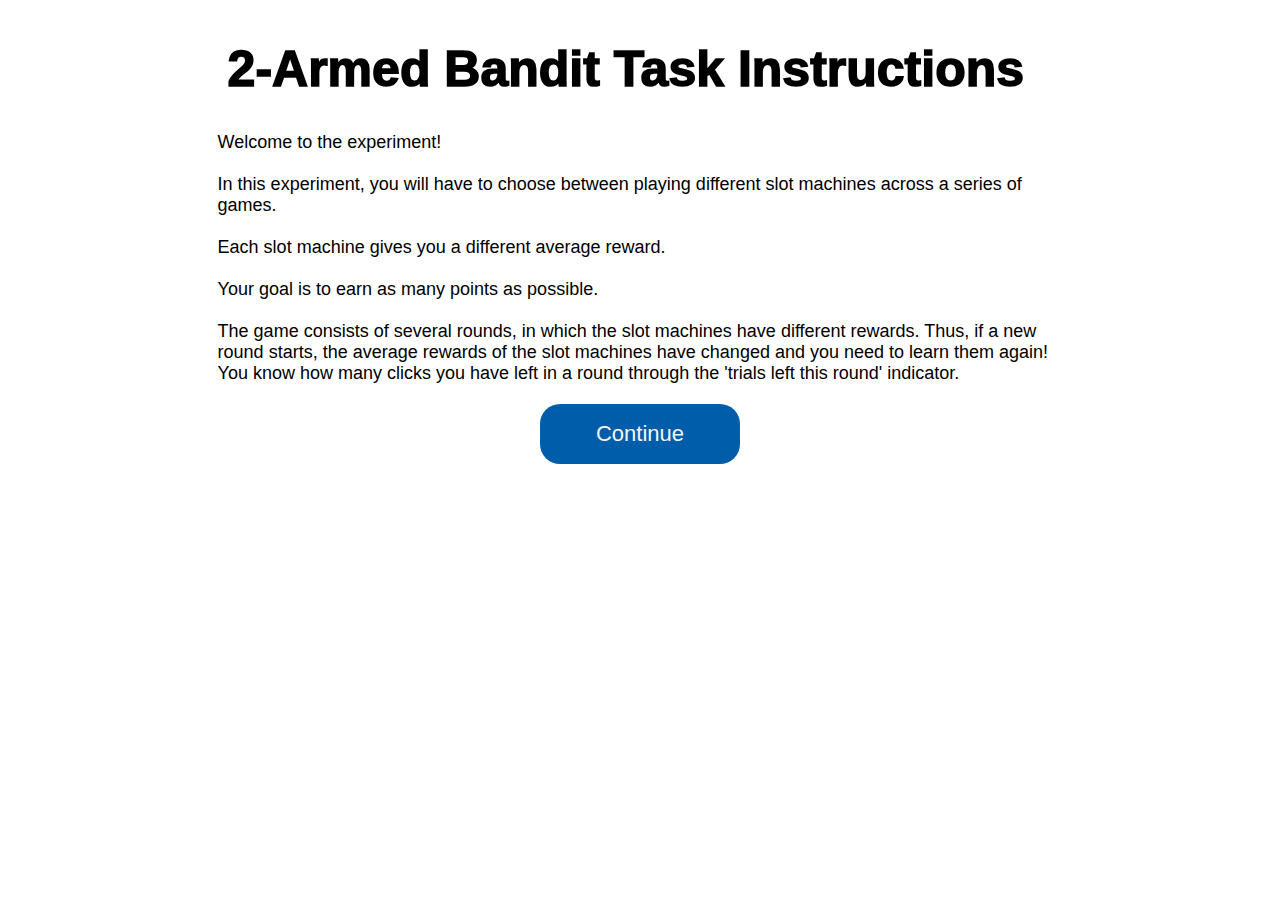
<file: pilot4arb/main.html>
<!DOCTYPE html>
<html>
<head>
    <title>2-Armed Bandit Task</title>
    <link rel="stylesheet" type="text/css" href="task.css">
    <style>
        /* Add your CSS styles here */
    </style>
    <script src="https://code.jquery.com/jquery-3.6.0.min.js"></script>
</head>
<body>
    <div id="instructions" class = "instructions">
        <h1>2-Armed Bandit Task Instructions</h1>
        <div id = "instructionText"></div>
        <button class = "submit_button" id="startPractice">Continue</button>
    </div>
    
    <div id="practiceTrials" style="display: none;">
        <h1>Practice Trials</h1>
        <!-- Display practice trials here -->
        
    </div>
    
    <div id="task" style="display: none;">
        <h1>Task</h1>
        <!-- Display task trials here -->
        <h2><div id = "machine_title" >Choose which machine you would like to play.</div></h2>
        <div id = "slot_machines" class = "button-container">
            <div id = "mach_div1" class="column" display = "inline-block">
                <h2>Machine S</h2>
                <img src="slot-machine-vector.jpg" alt="slotMachine" style="width:50%"></br>
                <div id="machine1" class = "machine_header"></div>
                
              </div>
            <div id = "mach_div2" class="column" display = "inline-block">
                <h2>Machine K</h2>
                <img src="slot-machine-vector.jpg" alt="slotMachine" style="width:50%"></br>
                <div id="machine2" class = "machine_header"></div>
              </div>
            <div id = "mach_div3" class="column" display = "inline-block">
                <h2>Machine 3</h2>
                <img src="slot-machine-vector.jpg" alt="slotMachine" style="width:50%"></br>
                <div id="machine3" class = "machine_header"></div>
              </div>
            <div id = "mach_div4"  class="column" display = "inline-block">
                <h2>Machine 4</h2>
                <img src="slot-machine-vector.jpg" alt="slotMachine" style="width:50%"></br>
                <div id="machine4" class = "machine_header"></div>
            </div>
               
        </div>
        <center><p id="score" class = "score"></p> </center>
        
        <button class = "submit_button" id="nextTask">Proceed</button>
        <button class = "submit_button" id="endTask">return to prolific</button>
    </div>

    <div class="form" id = "questionnaire" >
        <!-- <div id="subjectID" class="subjectID">
        </div> -->
        <header class="form__header" >
            <h2 class="form__title" id="header">Let's test whether you understood the game!</h2>
        </header>
        <div id="questionnaires">
        </div>
        <button id="startTask" class = "submit_button" display = "none">Start Game</button>

    </div>
   
    <script type = "module" src = "task.js" charset="utf-8">  </script>
</body>
</html>
</file>
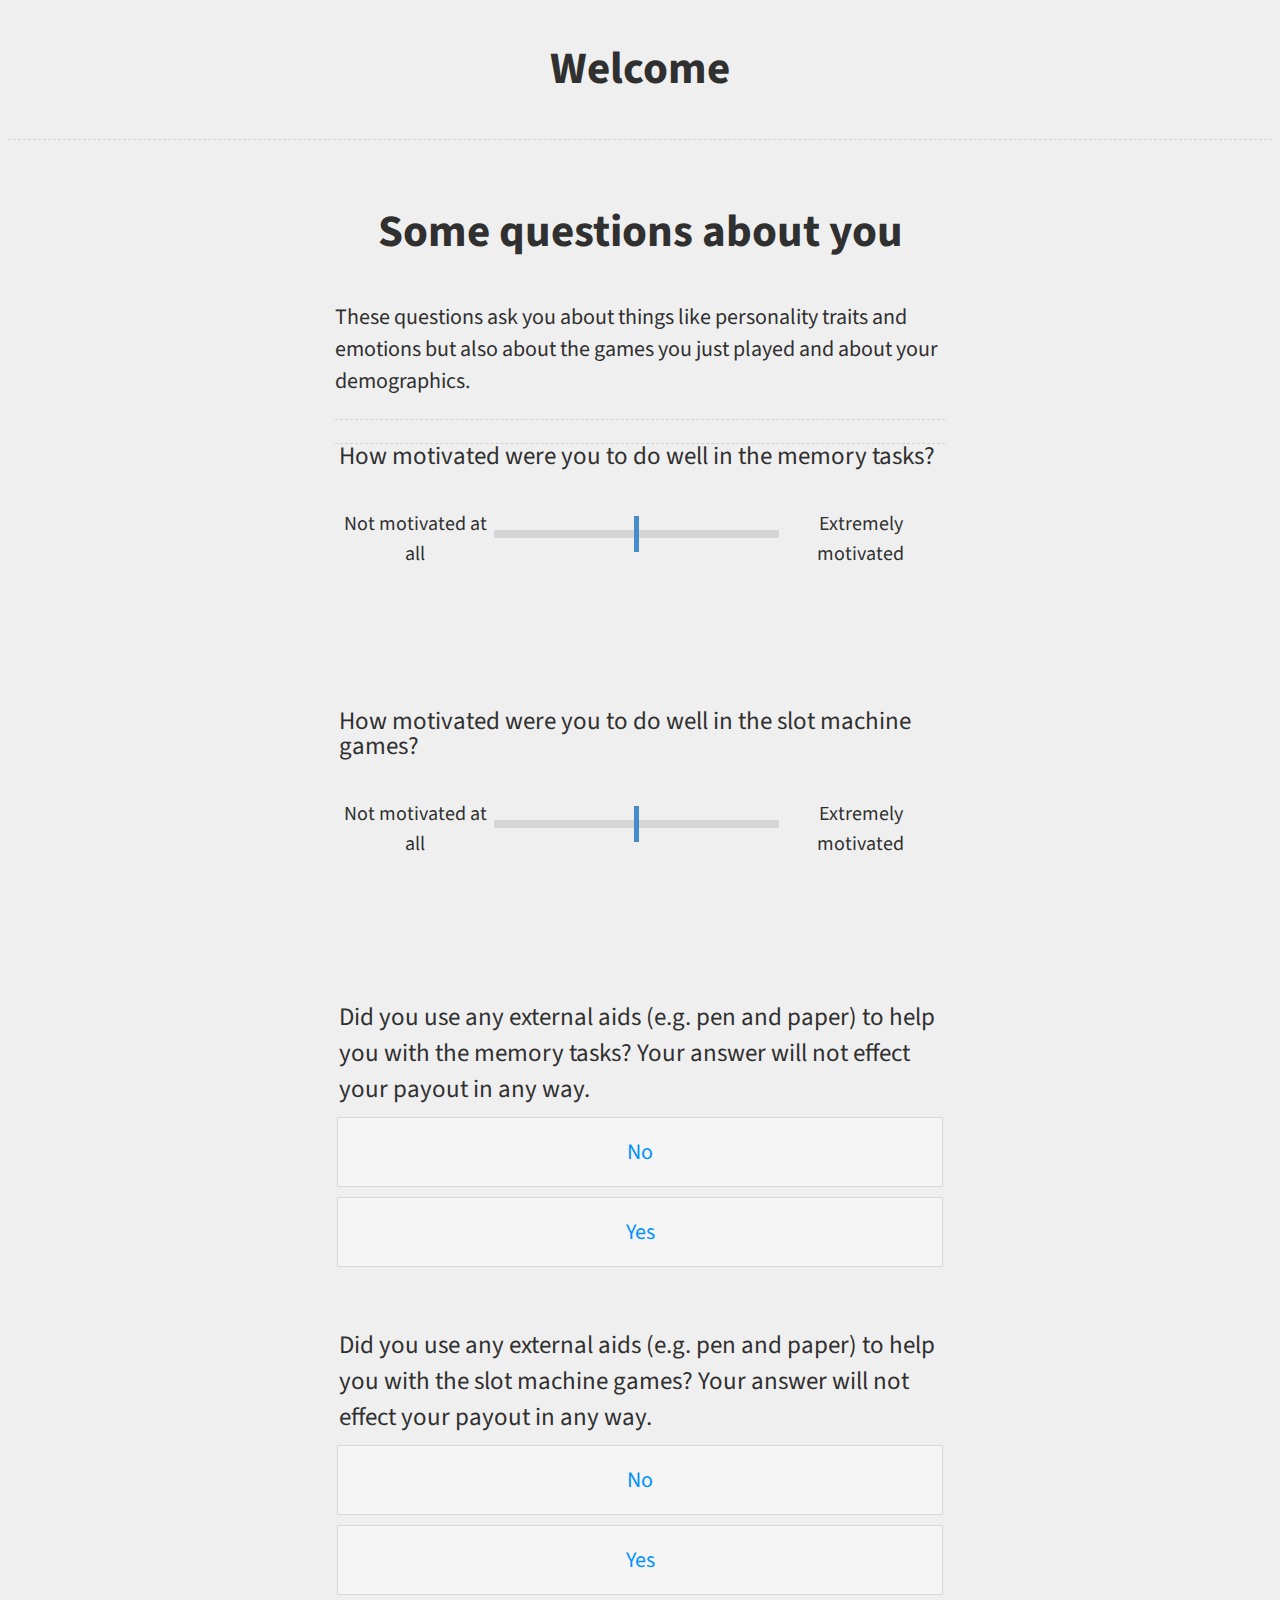
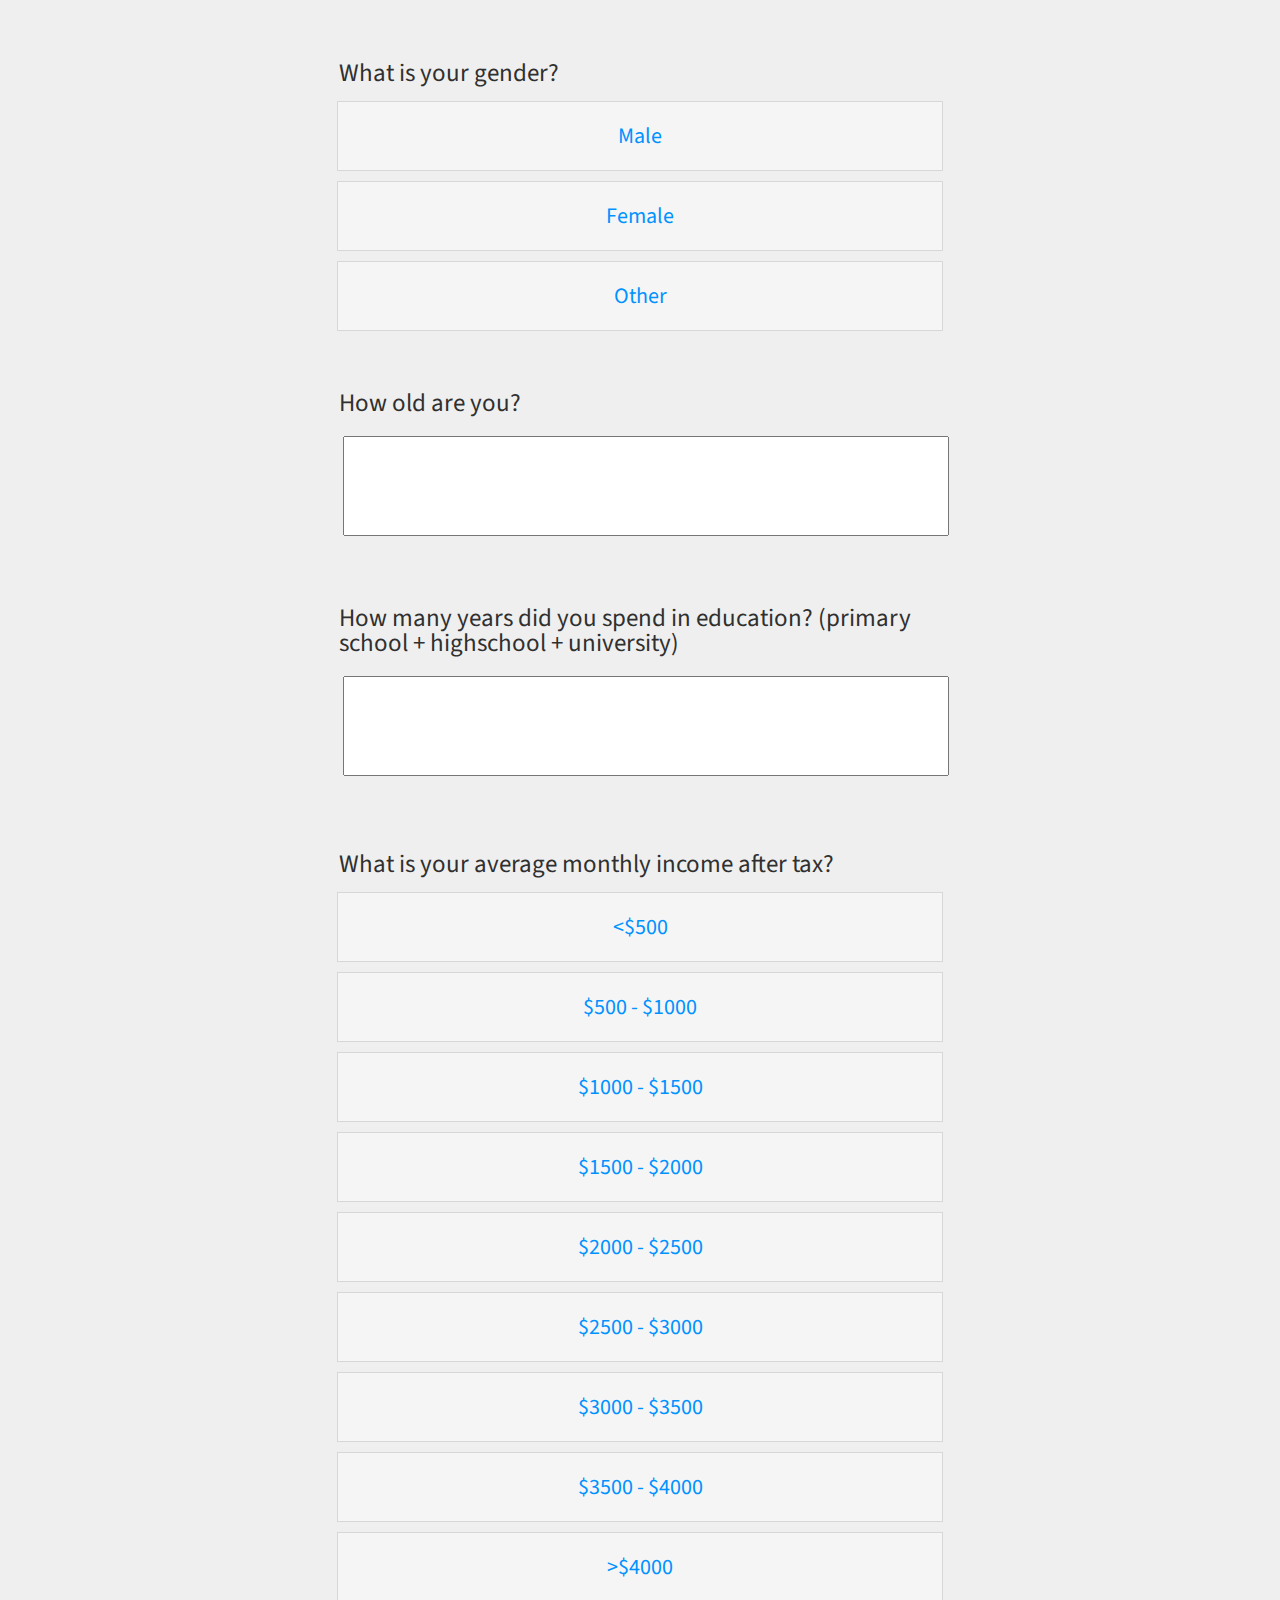
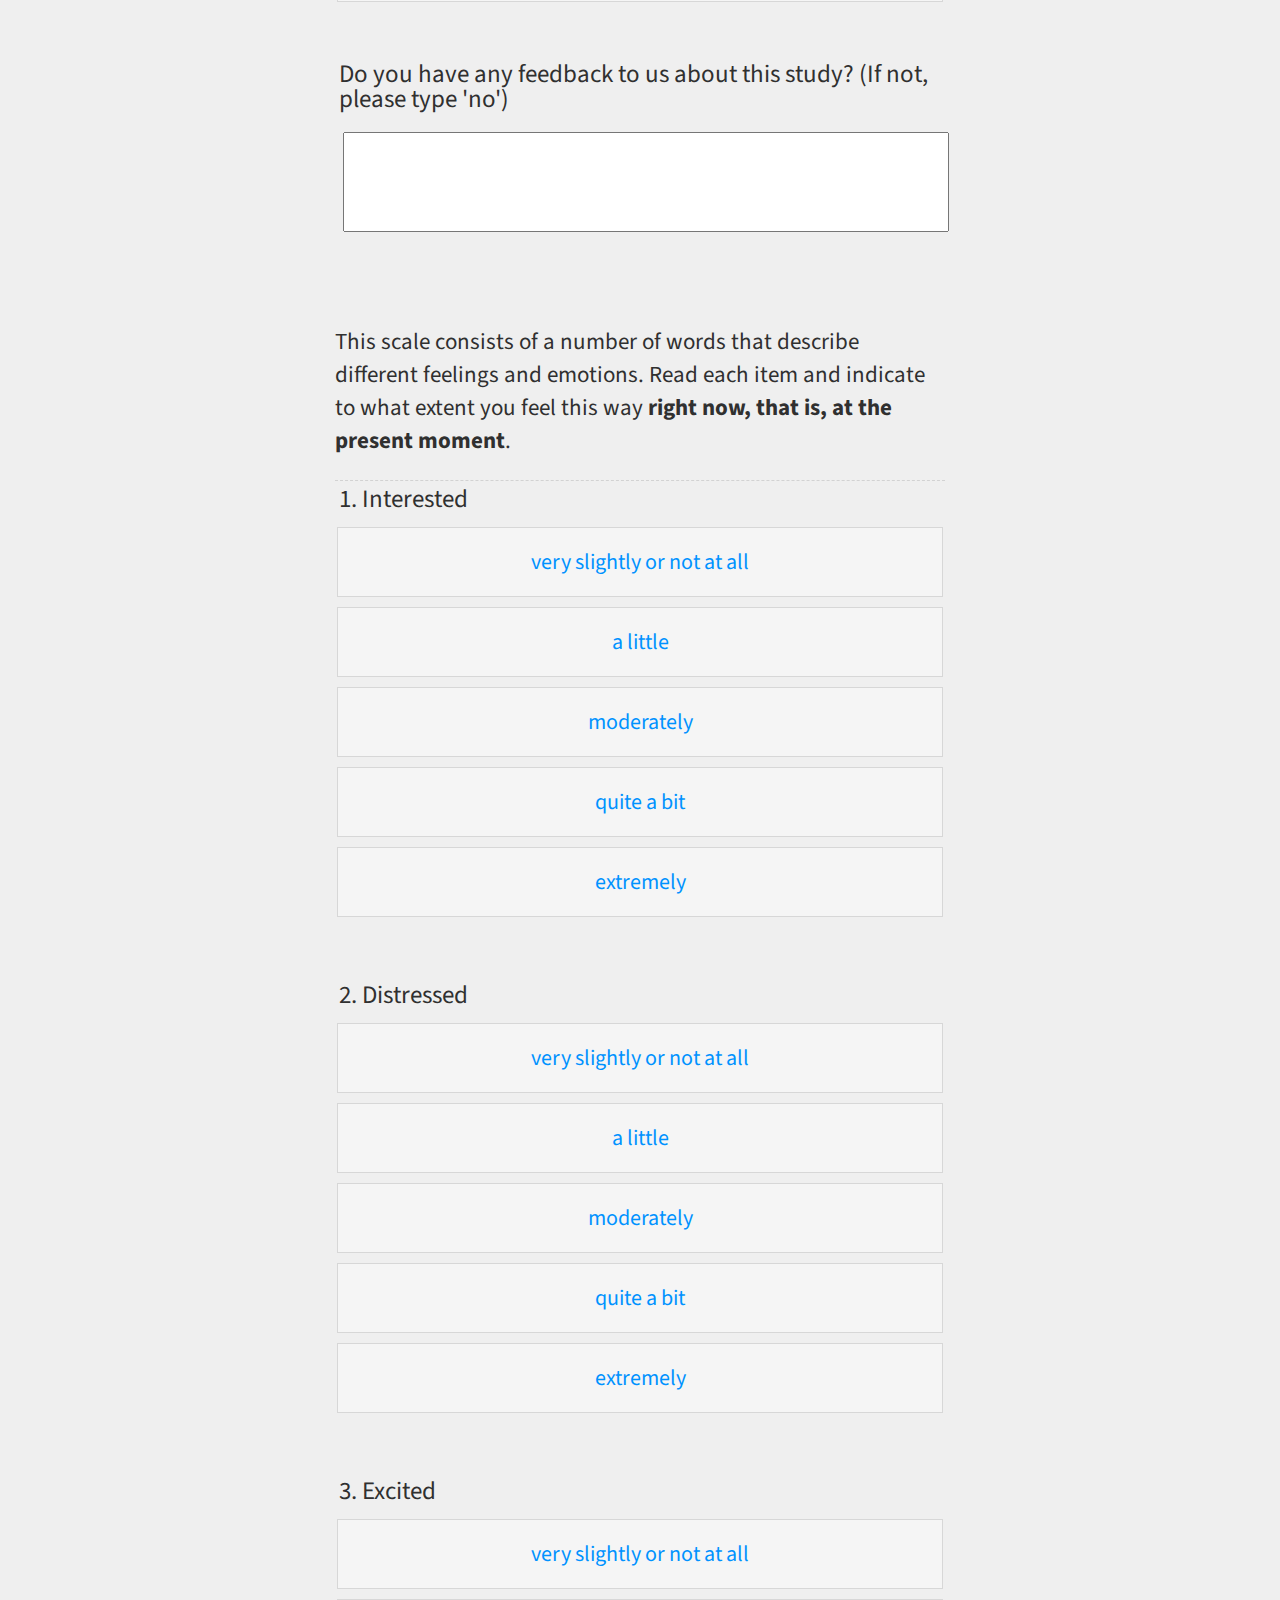
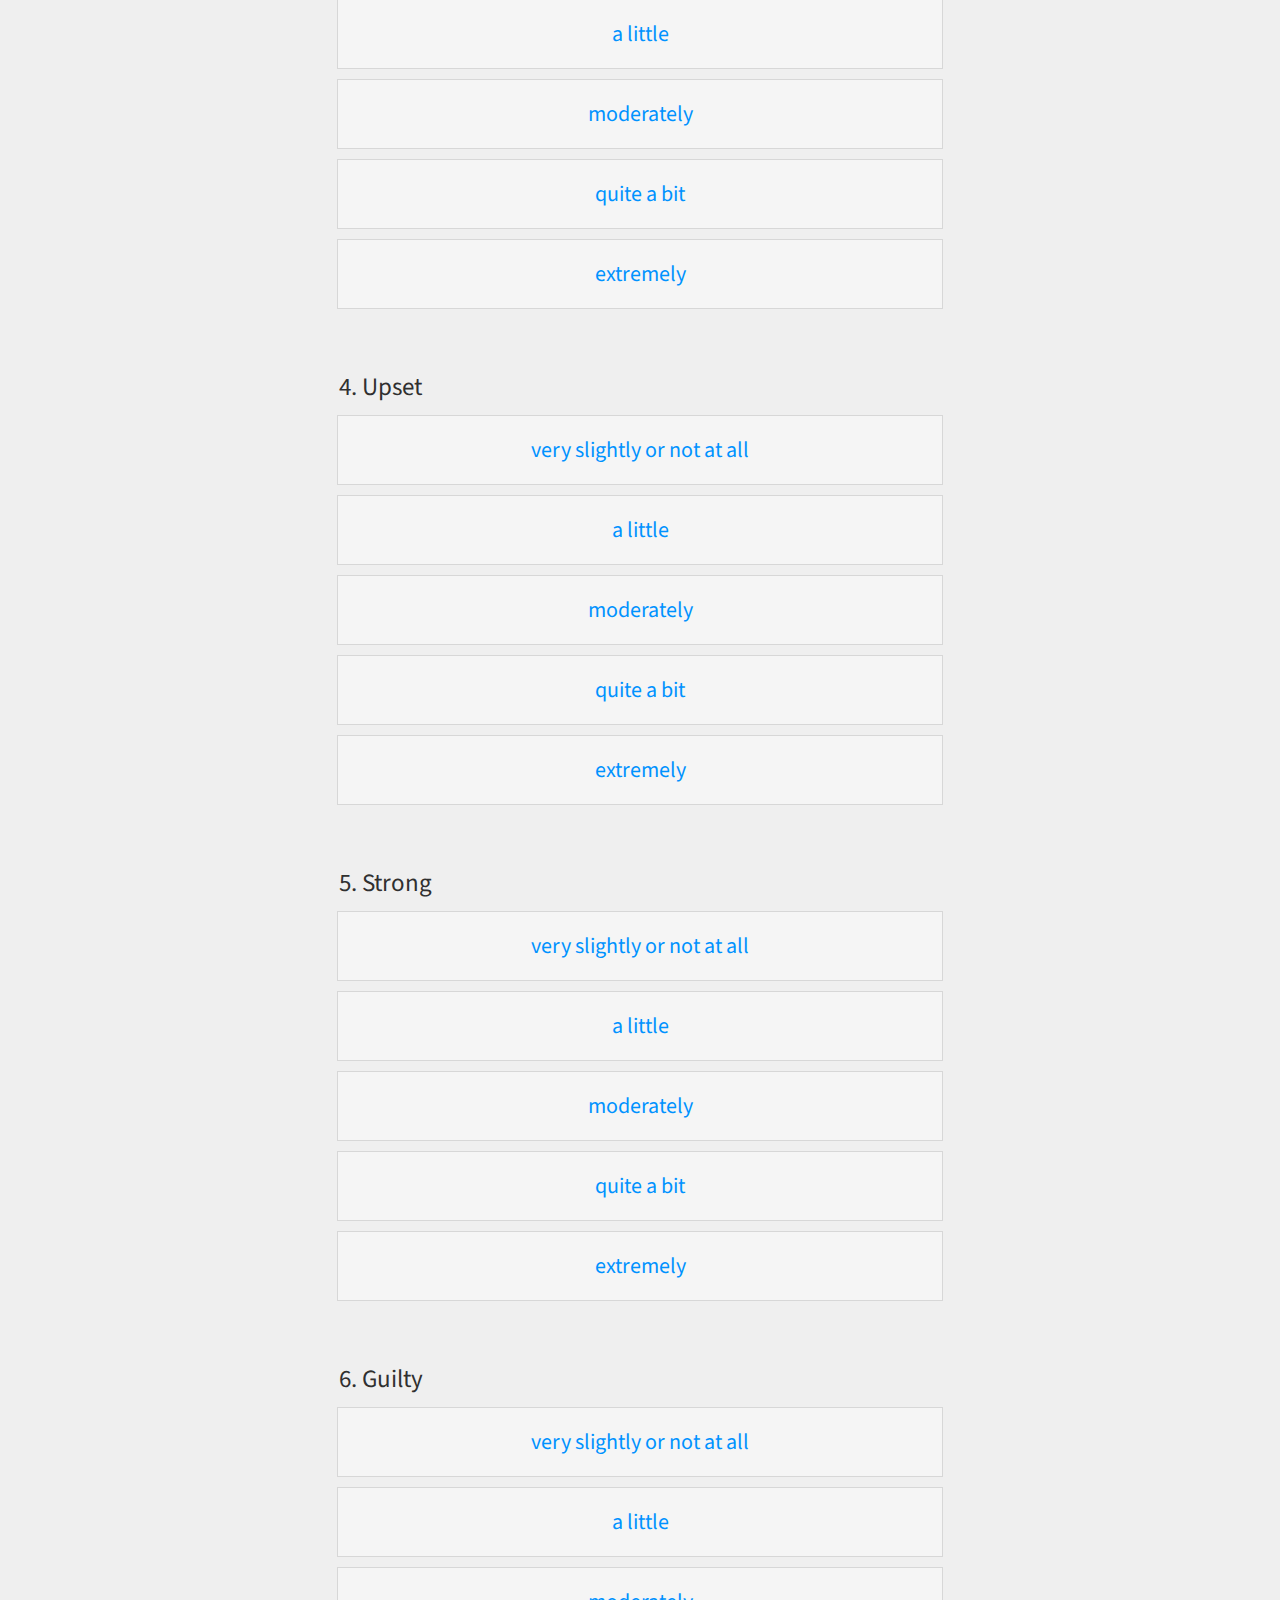
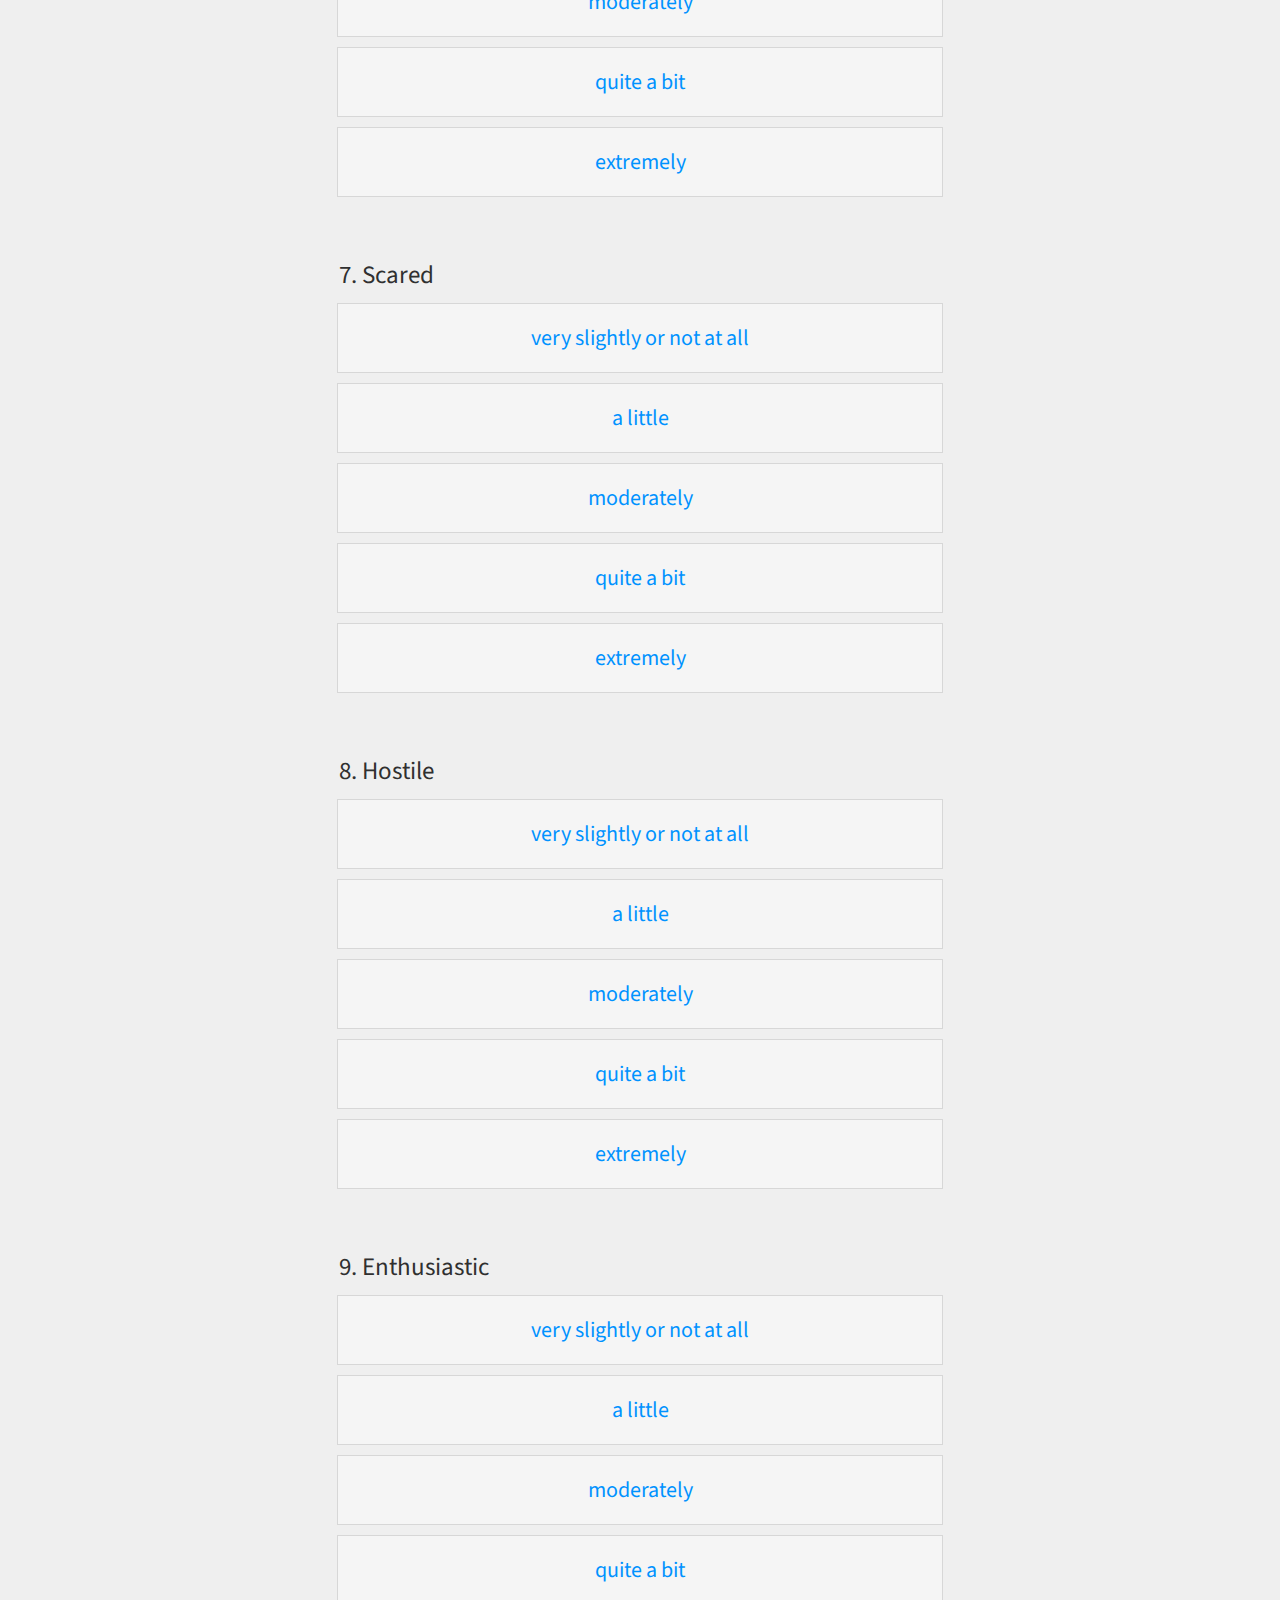
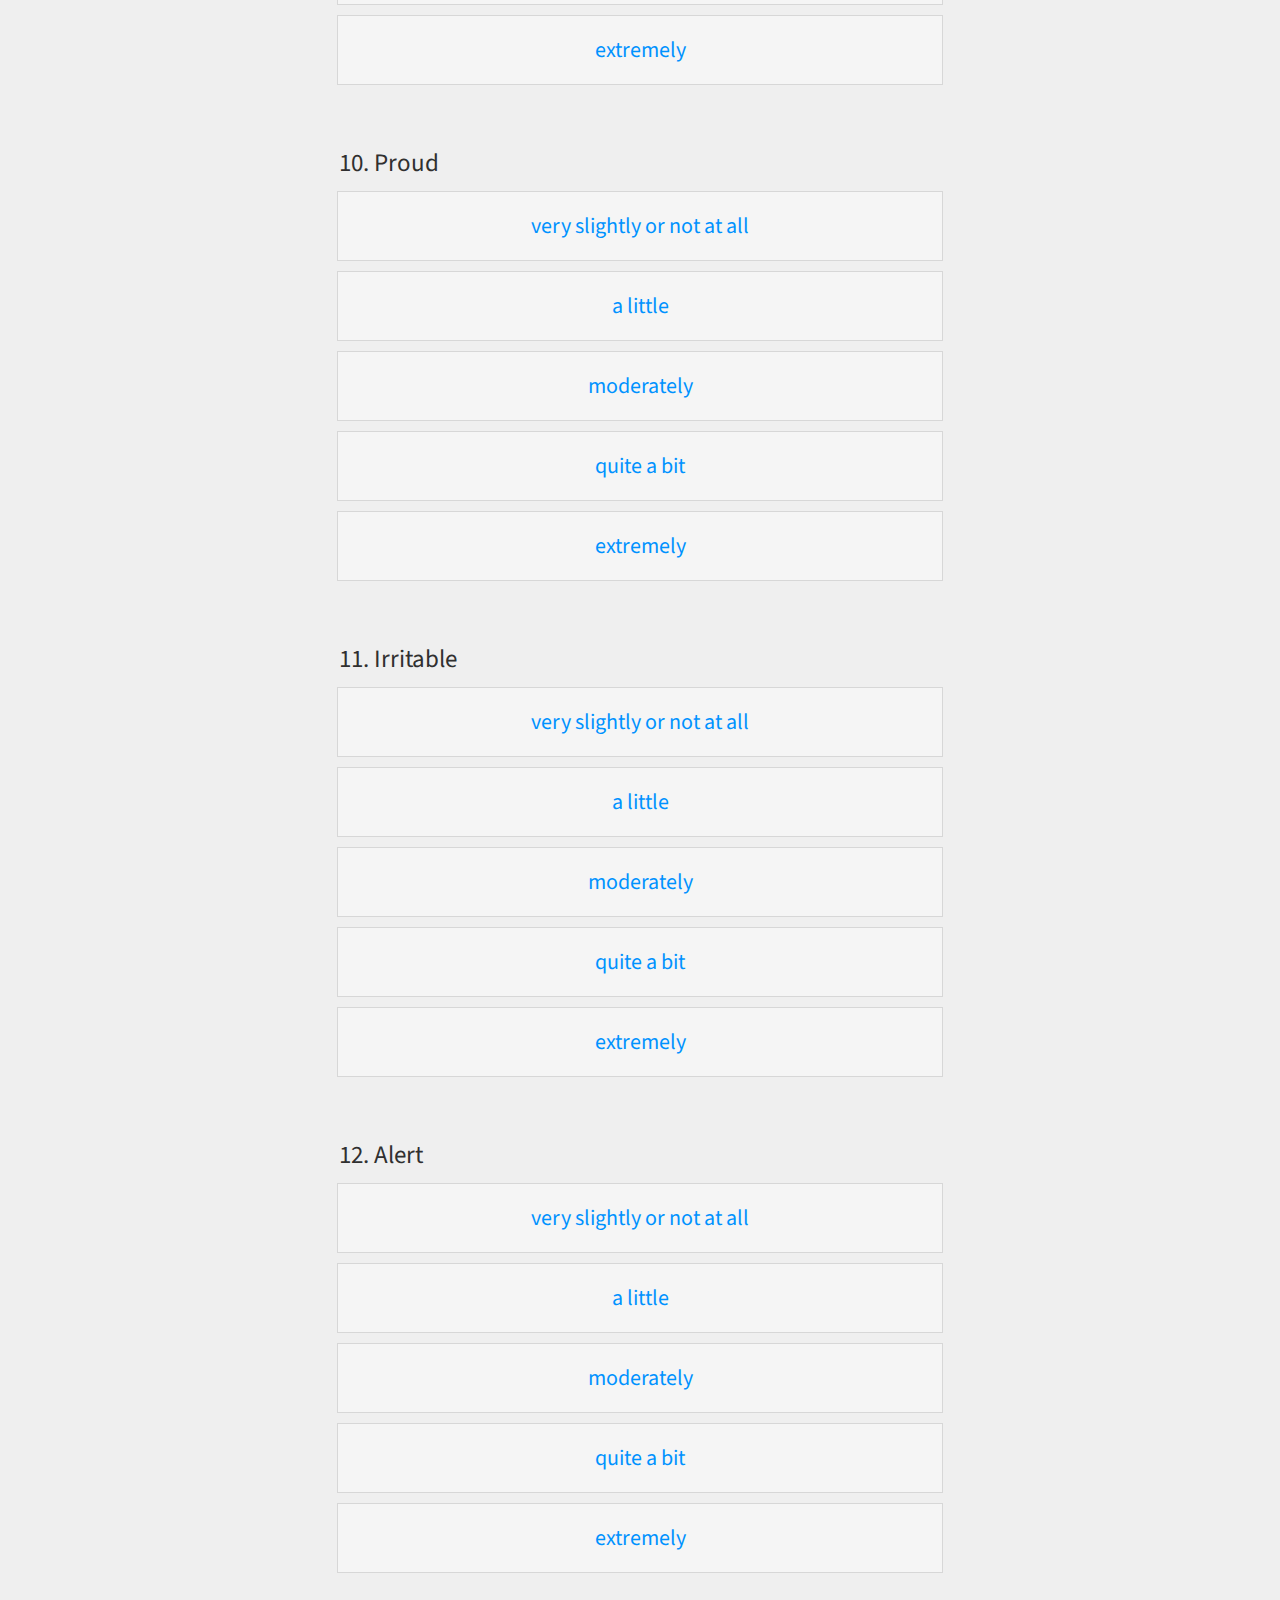
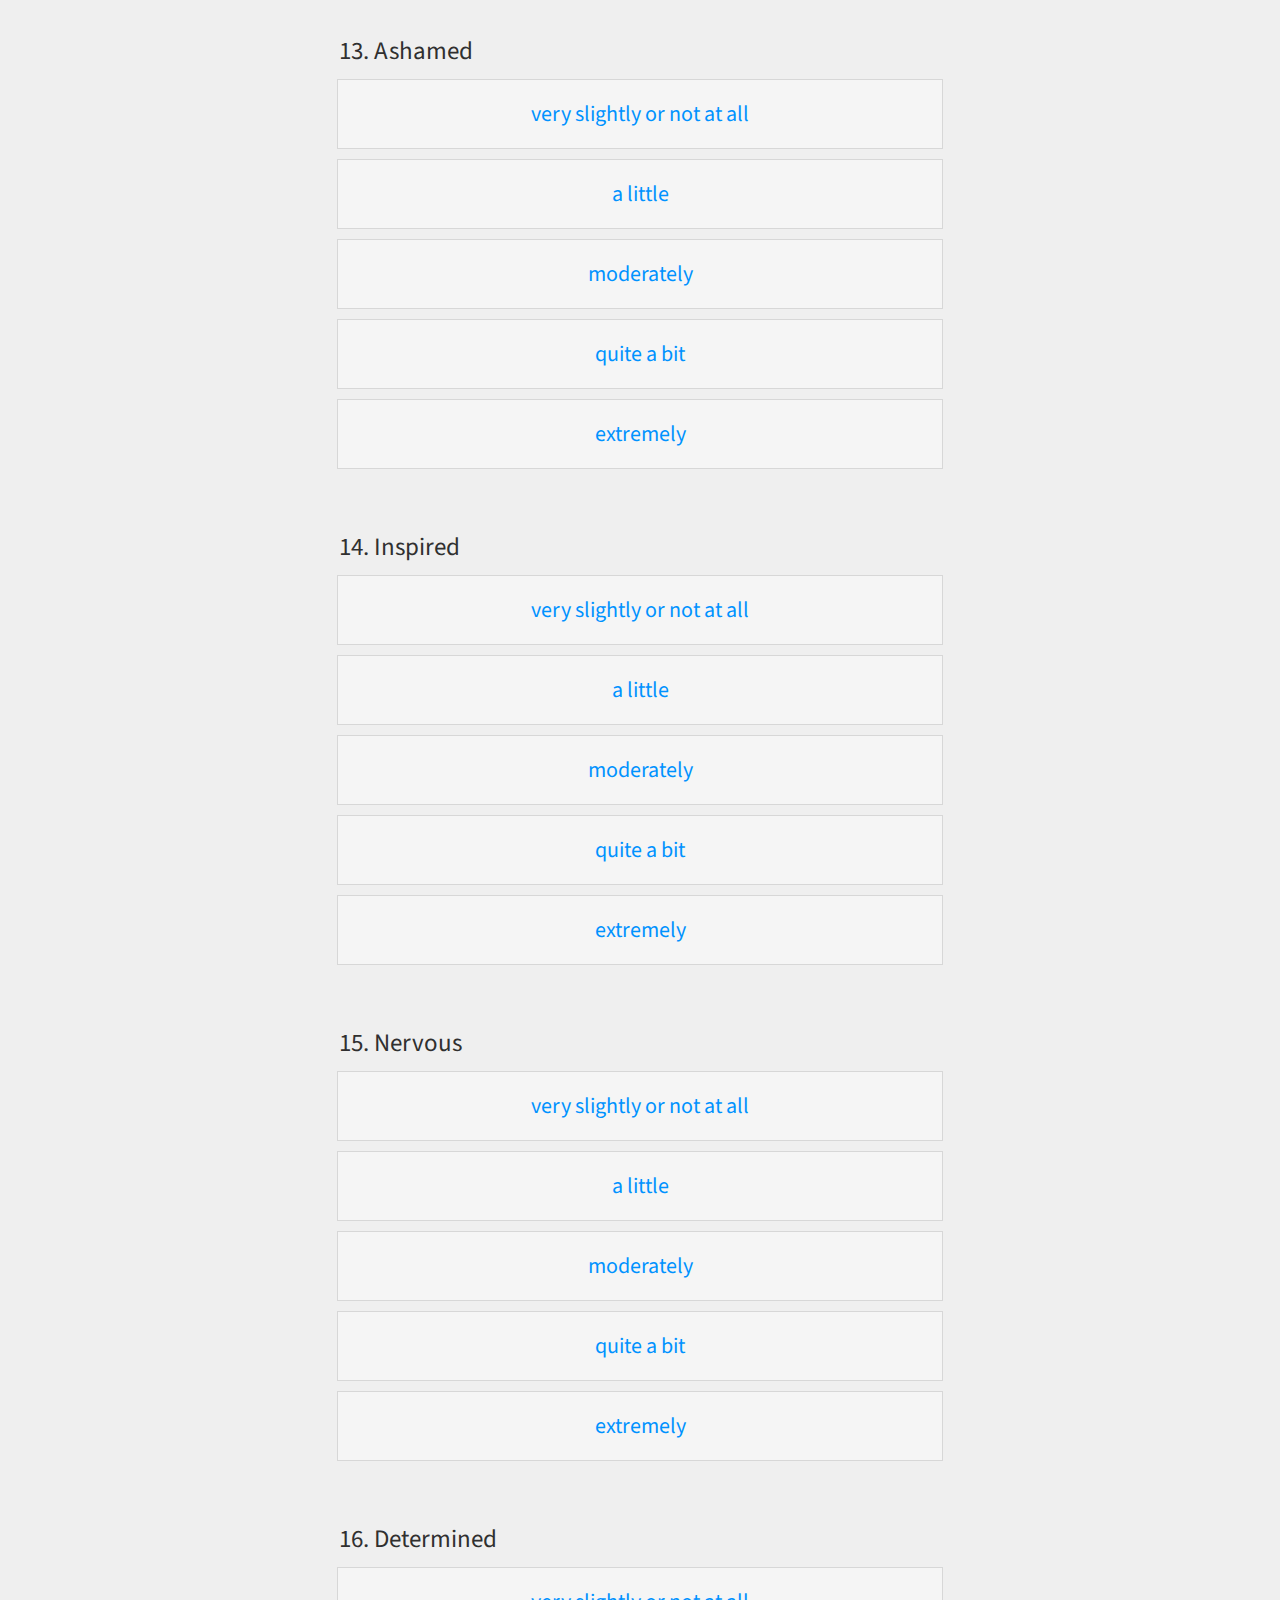
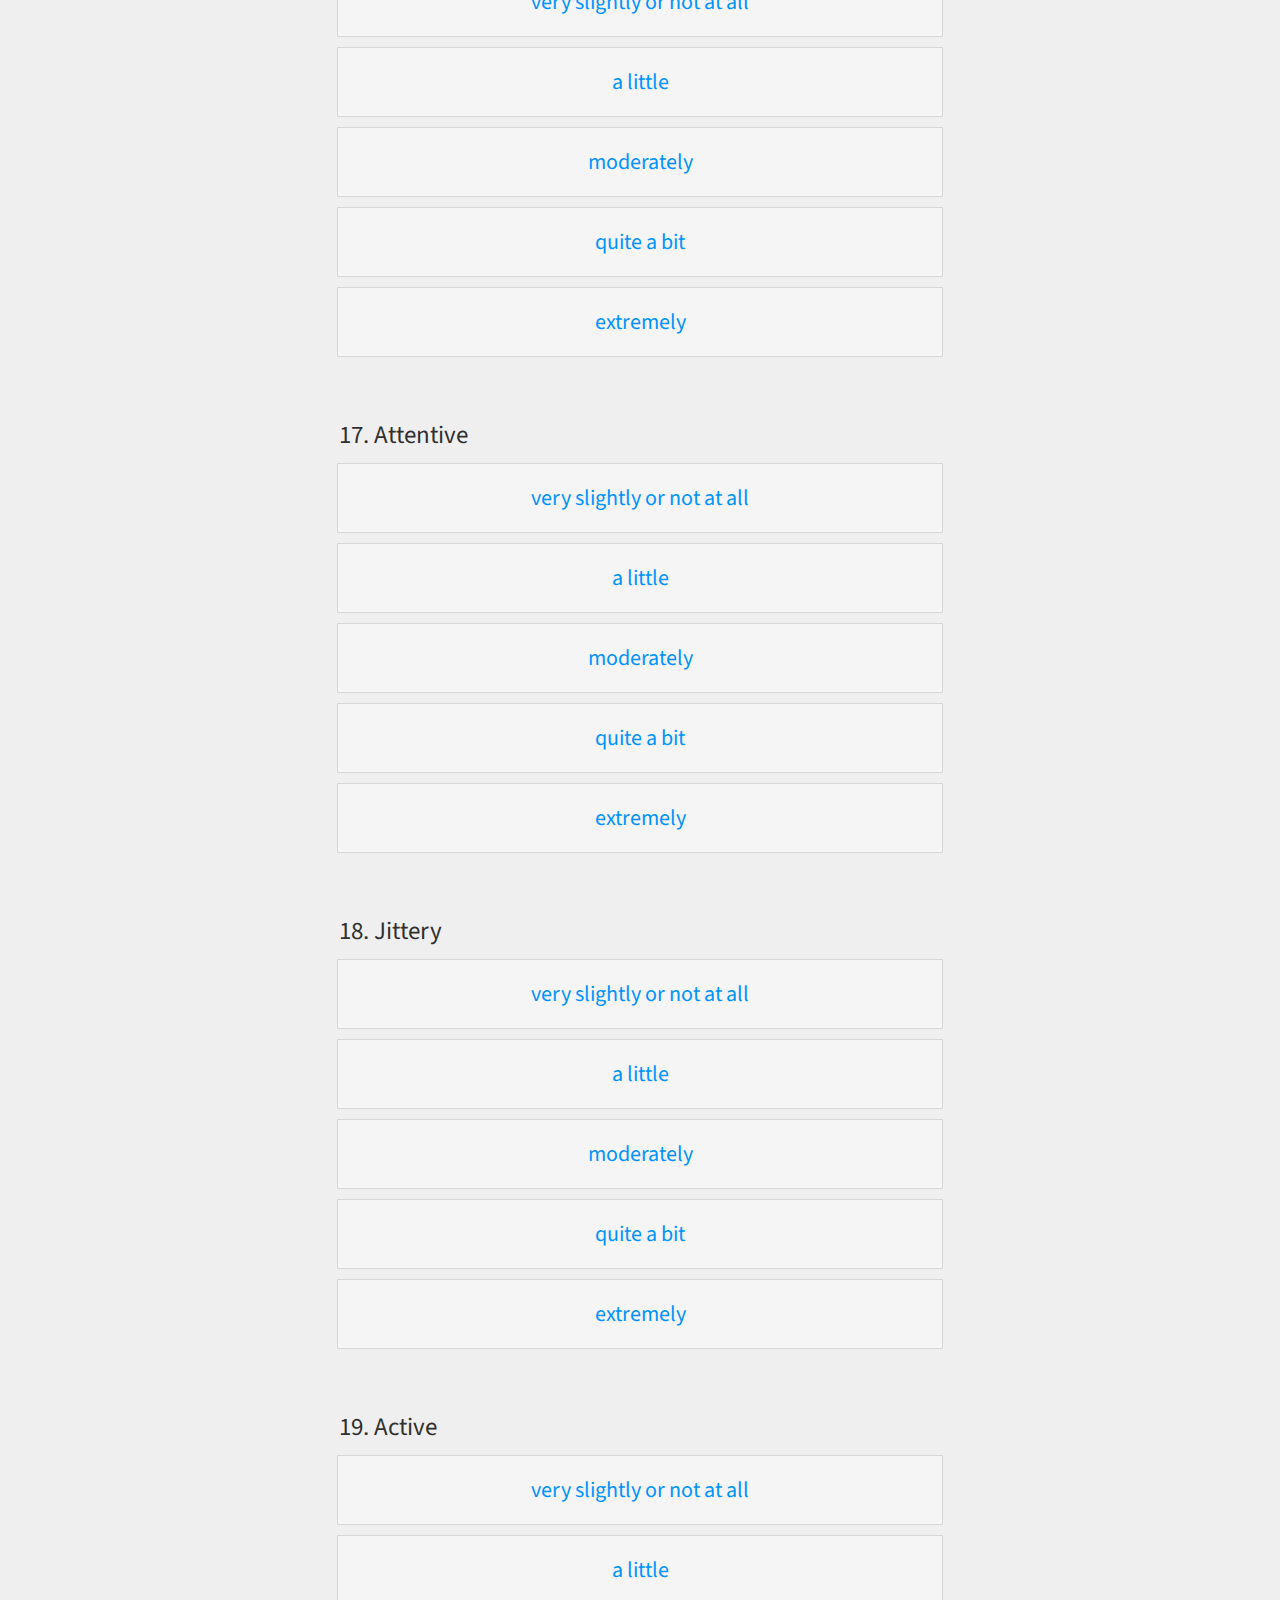
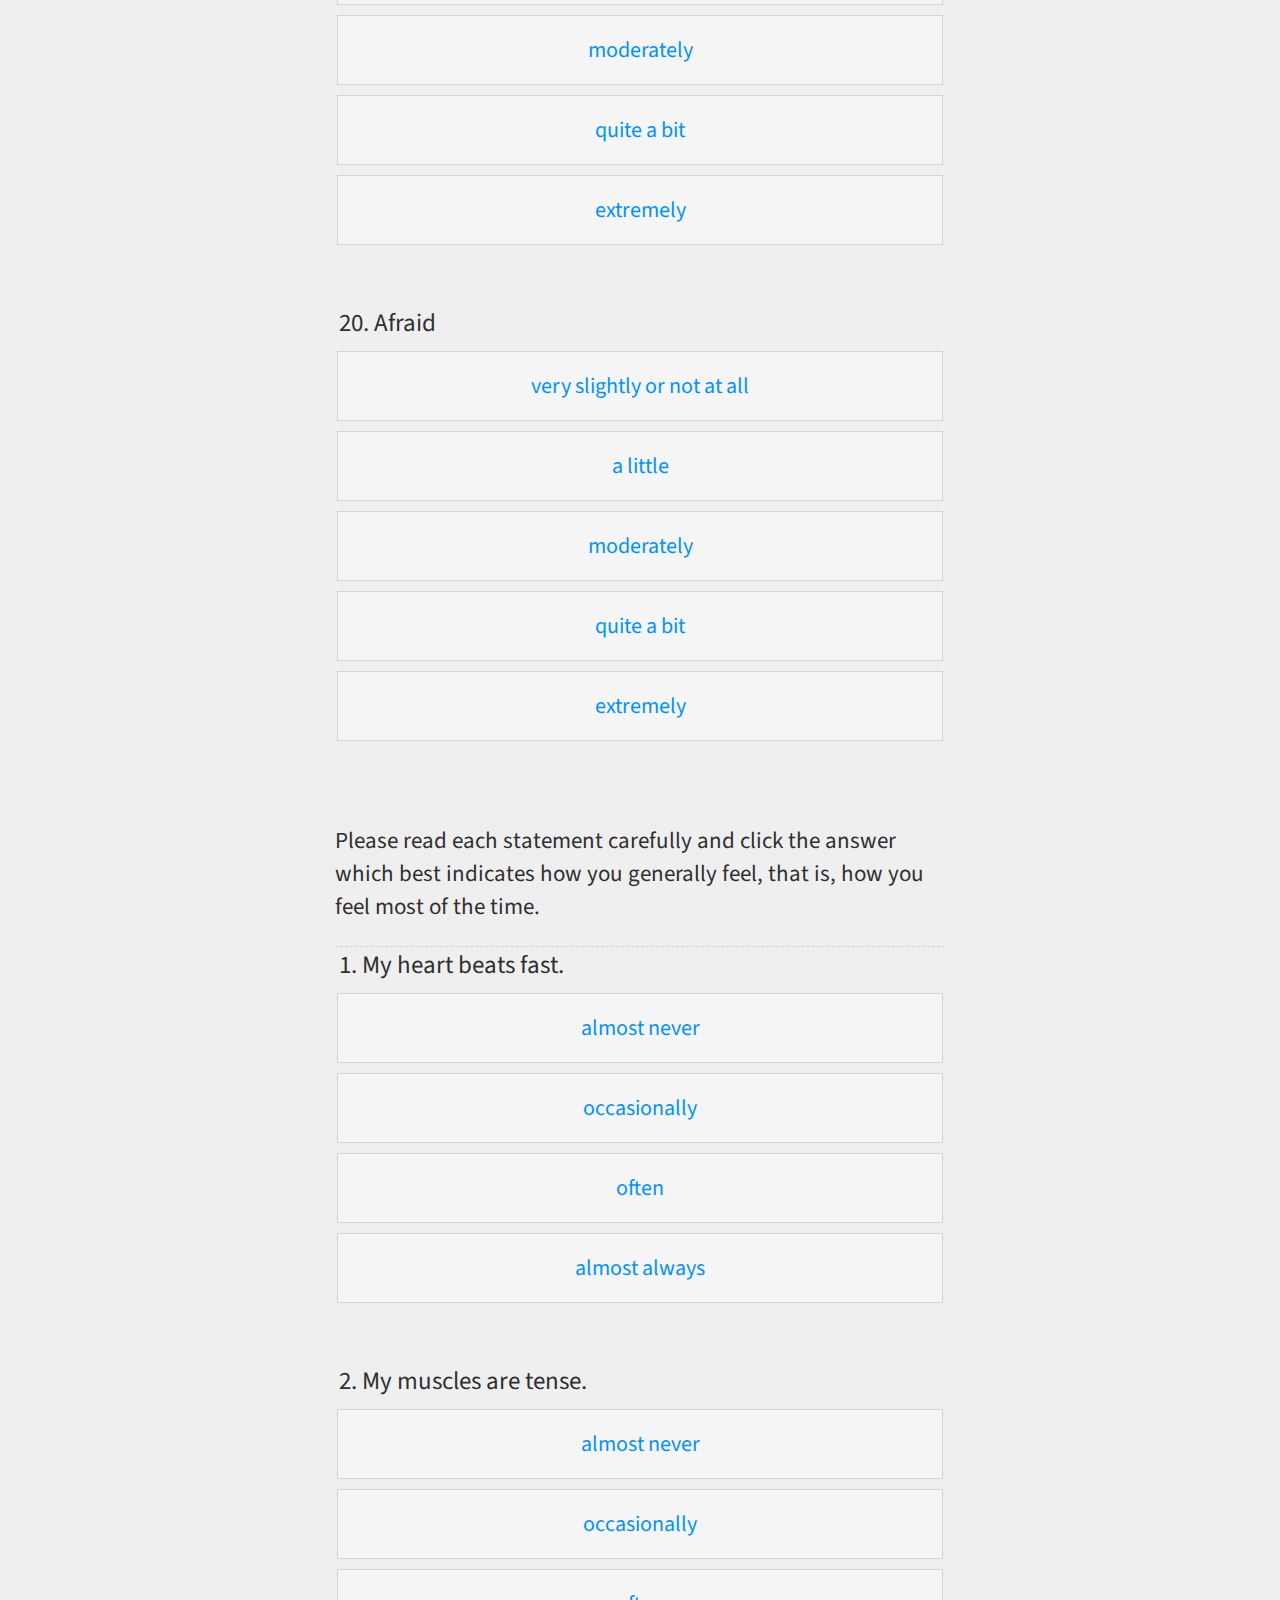
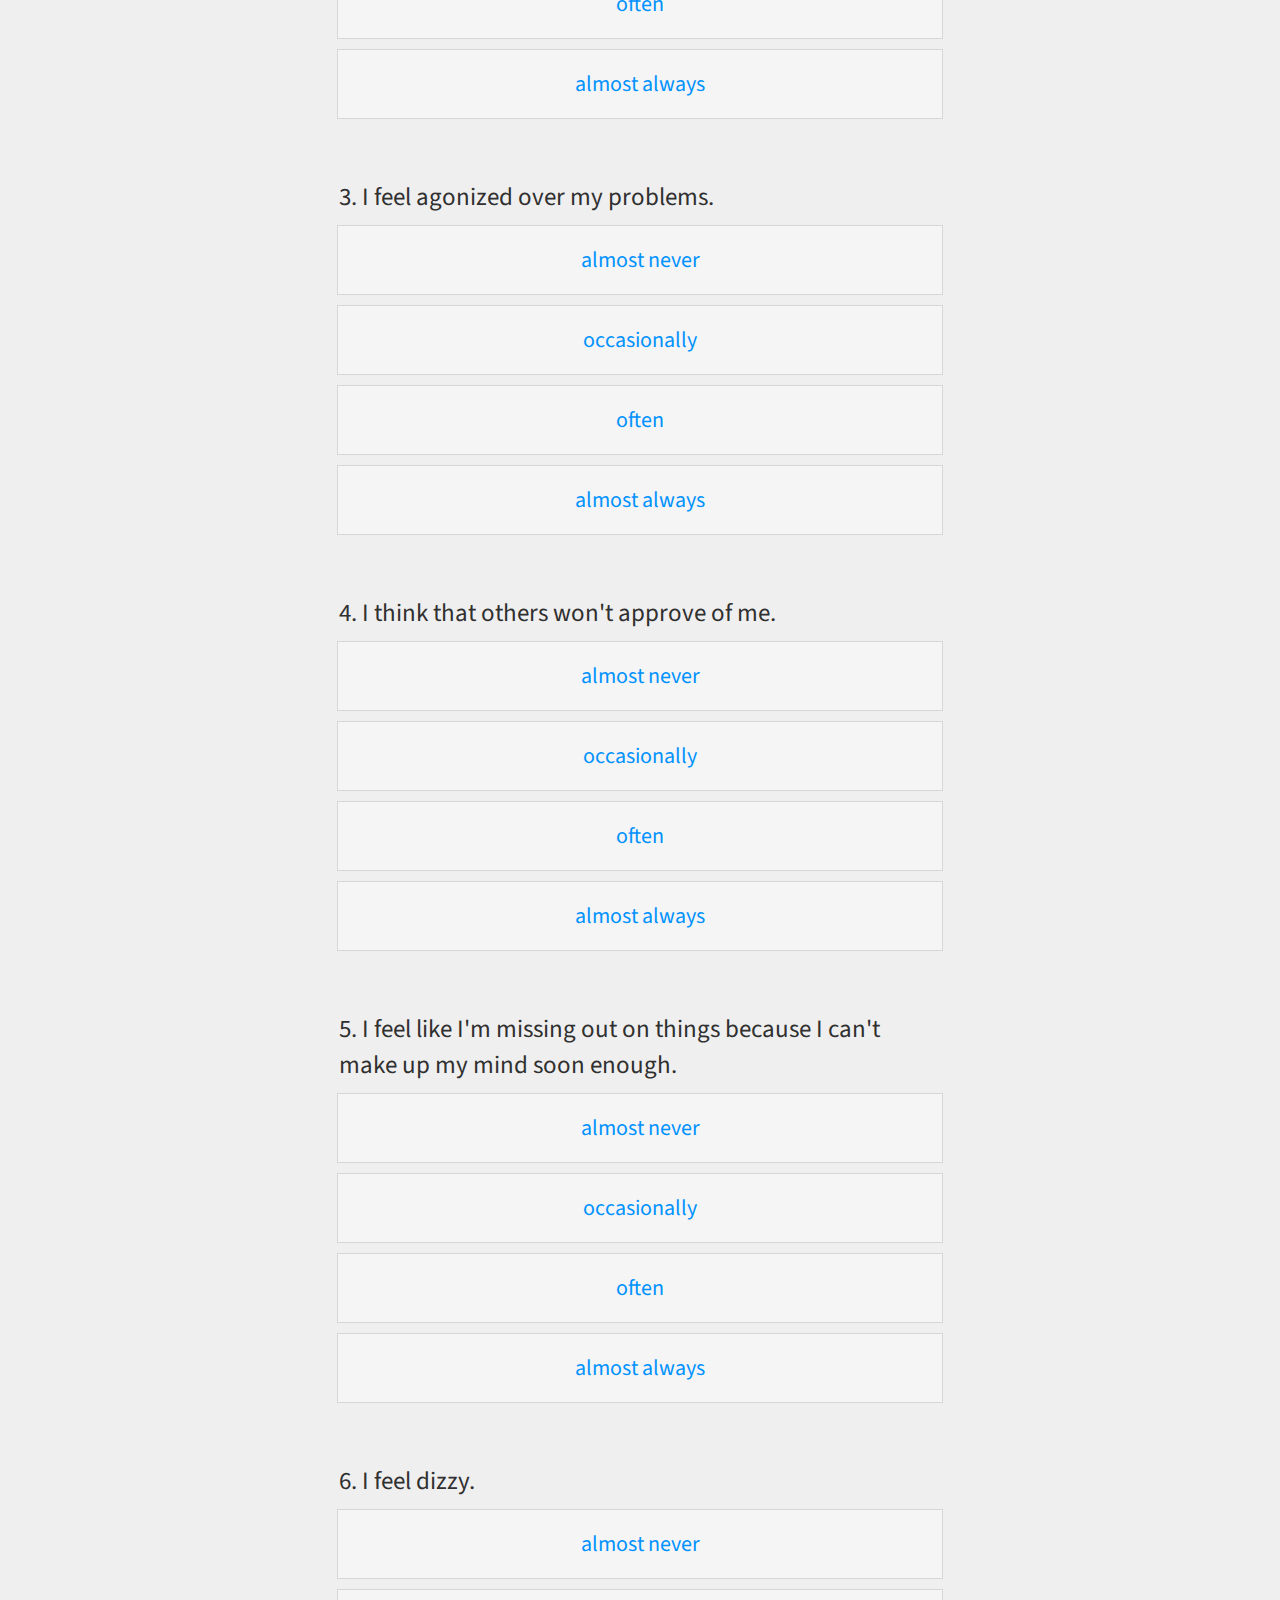
<file: pilot4arb/questionnaires.html>
<!DOCTYPE html>
<html lang="en">

<head>
    <link rel="stylesheet" type="text/css" href="questionnaires.css">
    <script src="https://ajax.googleapis.com/ajax/libs/jquery/1.11.1/jquery.min.js"></script>
    <meta charset="UTF-8">
    <title>Questionnaires</title>
    
</head>

<div class="div" id="mainSection">
    <header class="form__header" id="header"><h2 id="header_title" class="form__title"></h2></header>
</div>

<div class="form" id = "questionnaire">
    <!-- <div id="subjectID" class="subjectID">
    </div> -->
    <header class="form__header">
        <h2 class="form__title" id="header">Some questions about you</h2>
        <p class="form__instruction">These questions ask you about things like personality traits and emotions but also about the games you just played and about your demographics.</p>
    </header>
    <div id="questionnaires">
    </div>
    
 
    <!-- <button type = "button" class = "submit_button" id = "continue">continue to game</button> -->


</div>

<script>


function getQueryVariable(variable)
{
    var query = window.location.search.substring(1);
    var vars = query.split("&");
    for (var i=0;i<vars.length;i++) {
        var pair = vars[i].split("=");
        if(pair[0] == variable){return pair[1];}
    }
    return(false);
}

$(document.getElementById("questionnaire")).hide()
var nextPage
var subjectID = getQueryVariable('PROLIFIC_PID');
var studyID
var start
var end
var totalTime
var session = getQueryVariable("session");

var uid;




  
document.getElementById('header_title').innerHTML = "Welcome";
    

// Don't let people complete the task on mobile devices
if (/Android|webOS|iPhone|iPad|iPod|BlackBerry|IEMobile|Opera Mini/i.test(navigator.userAgent)) {
    alert("Sorry, this task does not work on mobile devices");
    document.getElementById('consent').innerHTML = "";
}


var questionnaire_data
var submitted = false
var attention



function saveData(filedata) {
    var filename = "qs/"+subjectID+"_data_attention_" + attention + "_session_"+ session + ".txt"
    var filename_folder = "../data/" + filename;
    $.post("save_data.php", { postresult: filedata + "\n", postfile: filename_folder })
}

function createQuestion(questionnaireName, questionData) {
    // This function creates an individual item

    var f = document.createElement("form");
    f.setAttribute('method',"post");
    f.setAttribute('action',"submit.php");
    f.setAttribute('id', questionnaireName.concat('_' + questionData.qNumber.toString()));
    f.setAttribute("name", "form_");

    var fieldset = document.createElement("fieldset");
    fieldset.setAttribute("class", "form__options");
    fieldset.setAttribute('id', questionnaireName.concat('_' + questionData.qNumber.toString()));
    fieldset.setAttribute("name", "fs_");

    var legend = document.createElement("legend");
    legend.setAttribute("class", "form__question");
    legend.setAttribute("name", "legend");
    legend.append(questionData.prompt);

    fieldset.appendChild(legend);

    var labels = [];

    for (i = 0; i < questionData.labels.length; i++) {

        var p = document.createElement("p");
        p.setAttribute('class', 'form__answer');
        var c = document.createElement("input");
        c.type = "radio";
        c.id = questionnaireName.concat(questionData.qNumber.toString()).concat("answer".concat(i.toString()));
        c.name = "question";
        c.value = i;

        var l = document.createElement("label");
        l.setAttribute('for', c.id);
        l.setAttribute("style", "margin:-10px; padding: 18px 10px 50px 10px")
        l.append(questionData.labels[i]);

        p.appendChild(c);
        p.appendChild(l);

        labels.push(p);

        fieldset.appendChild(p)

    }

    f.appendChild(fieldset);


    return f;

}

function createQuestion_slider(questionnaireName, questionData) {


    var shockForm = document.createElement("form");
    shockForm.setAttribute('method',"post");
    shockForm.setAttribute('id', questionnaireName.concat('_' + questionData.qNumber.toString()));
    shockForm.setAttribute("name", "form_");
    shockForm.setAttribute('action',"submit.php");

    var shockFieldSet = document.createElement("fieldset");
    shockFieldSet.setAttribute("class", "form__options");
    shockFieldSet.setAttribute('id', questionnaireName.concat('_' + questionData.qNumber.toString()));
    shockFieldSet.setAttribute("name", "fs_");

    var legendShock = document.createElement("legend");
    legendShock.setAttribute("class", "questionDemo");
    legendShock.setAttribute("name", "legend");
    legendShock.innerHTML = questionData.prompt;

    shockFieldSet.appendChild(legendShock);

    var sliderBox = document.createElement("div");
    sliderBox.setAttribute("class", "slidecontainer");

    var slider = document.createElement("input");
    slider.setAttribute("type", "range");
    slider.setAttribute("min", "0");
    slider.setAttribute("max", "100");
    slider.setAttribute("class", "slider");
    slider.setAttribute("id", questionnaireName.concat('_' + questionData.qNumber.toString()));
    slider.name = 'question';

    var sliderLabelLeft = document.createElement("p");
    sliderLabelLeft.setAttribute("class", "sliderLabel");
    sliderLabelLeft.append(questionData.labels[0]);
    var sliderLabelRight = document.createElement("p");
    sliderLabelRight.setAttribute("class", "sliderLabel");
    sliderLabelRight.append(questionData.labels[1]);

    sliderBox.appendChild(sliderLabelLeft);
    sliderBox.appendChild(slider);
    sliderBox.appendChild(sliderLabelRight);

    shockFieldSet.appendChild(sliderBox);

    shockForm.appendChild(shockFieldSet);
    return shockForm
}

function createPreamble(preamble) {
    // This is used to generate an introduction to the the questionnaire
    var h = document.createElement("header");
    h.setAttribute("class", "form__header");
    h.setAttribute("name", "fs_");

    var p = document.createElement("p");
    p.setAttribute("class", "preamble");

    var div = document.createElement("div");
    div.innerHTML = preamble;

    p.appendChild(div);
    h.appendChild(p);

    return h

}




function createQuestionnaire(questionnaire_data) {
    // This function creates an entire questionnaire

    // Start with the introduction
    var preamble = createPreamble(questionnaire_data.preamble);
    document.getElementById('questionnaires').appendChild(preamble);

    // Loop through the items and add them
    for (j = 0; j < questionnaire_data.questions.length; j++) {

        questionnaire_data.questions[j].qNumber = j;

        if (j < questionnaire_data.questions.length - 1) {
            next = questionnaire_data.name.concat((j+1).toString());
        }

        document.getElementById('questionnaires').appendChild(createQuestion(questionnaire_data.name,
            questionnaire_data.questions[j], next));

    }

}

function createQuestionnaire_slider(questionnaire_data) {
    // This function creates an entire questionnaire

    // Start with the introduction
    var preamble = createPreamble(questionnaire_data.preamble);
    document.getElementById('questionnaires').appendChild(preamble);

    // Loop through the items and add them
    for (j = 0; j < questionnaire_data.questions.length; j++) {
      
        questionnaire_data.questions[j].qNumber = j;

        if (j < questionnaire_data.questions.length - 1) {
            next = questionnaire_data.name.concat((j+1).toString());
        }

        document.getElementById('questionnaires').appendChild(createQuestion_slider(questionnaire_data.name,
            questionnaire_data.questions[j], next));

    }

}

function createDemographics() {
            // This creates demographics questions
            // This isn't automatically generated from a JSON file - these are entered manually here
        
            var preamble = createPreamble("");
        
            document.getElementById('questionnaires').appendChild(preamble);
        
            // How motivated were you to do well in the memory tasks?

            qDataMemMotivation = {
                qNumber: 0,
                prompt: "How motivated were you to do well in the memory tasks?",
                labels: ['Not motivated at all', 'Extremely motivated']
            };
        
            motivMemQ = createQuestion_slider('motiv_mem', qDataMemMotivation);
            document.getElementById('questionnaires').appendChild(motivMemQ);

            // How motivated were you to do well in the slot machine games?

            qDataSlotMotivation = {
                qNumber: 0,
                prompt: "How motivated were you to do well in the slot machine games?",
                labels: ['Not motivated at all', 'Extremely motivated']
            };

            motivSlotQ = createQuestion_slider('motiv_slot', qDataSlotMotivation);  
            document.getElementById('questionnaires').appendChild(motivSlotQ);

            // did you use any external aids (e.g. pen and paper) to help you with the memory tasks?

            qDataMemAid = {
                qNumber: 0,
                prompt: "Did you use any external aids (e.g. pen and paper) to help you with the memory tasks? Your answer will not effect your payout in any way.",
                labels: ['No', 'Yes']
            };

            memAidQ = createQuestion('mem_aid', qDataMemAid);
            document.getElementById('questionnaires').appendChild(memAidQ);

            // did you use any external aids (e.g. pen and paper) to help you with the slot machine games?

            qDataSlotAid = {
                qNumber: 0,
                prompt: "Did you use any external aids (e.g. pen and paper) to help you with the slot machine games? Your answer will not effect your payout in any way.",
                labels: ['No', 'Yes']
            };

            slotAidQ = createQuestion('slot_aid', qDataSlotAid);
            document.getElementById('questionnaires').appendChild(slotAidQ);

            // Gender
            qDataSex = {
                qNumber: 0,
                prompt: "What is your gender?",
                labels: ['Male', 'Female', 'Other']
            };
        
            sexQuestion = createQuestion('Sex', qDataSex);
            document.getElementById('questionnaires').appendChild(sexQuestion);
        
        
            // Age
            var ageForm = document.createElement("form");
            ageForm.setAttribute('method',"post");
            ageForm.setAttribute('id', "age");
            ageForm.setAttribute("name", "form_");
        
            var ageFieldSet = document.createElement("fieldset");
            ageFieldSet.setAttribute("class", "form__options");
            ageFieldSet.setAttribute('id', "age");
            ageFieldSet.setAttribute("name", "fs_");
        
            var legendAge = document.createElement("legend");
            legendAge.setAttribute("class", "questionDemo");
            legendAge.append("How old are you?");
            legendAge.setAttribute("name", "legend");
            legendAge.name = 'question';
        
            ageFieldSet.appendChild(legendAge);
        
            var box = document.createElement("input");
            box.setAttribute("class", "textEntry");
            box.setAttribute("type", "text");
            box.setAttribute("id", "Age");
            box.name = 'question';
        
            ageFieldSet.appendChild(box);
        
            ageForm.appendChild(ageFieldSet);
            document.getElementById('questionnaires').appendChild(ageForm);

            // years in education

            var eduForm = document.createElement("form");
            eduForm.setAttribute('method',"post");
            eduForm.setAttribute('id', "edu");
            eduForm.setAttribute("name", "form_");
        
            var eduFieldSet = document.createElement("fieldset");
            eduFieldSet.setAttribute("class", "form__options");
            eduFieldSet.setAttribute('id', "edu");
            eduFieldSet.setAttribute("name", "fs_");
        
            var legendEdu = document.createElement("legend");
            legendEdu.setAttribute("class", "questionDemo");
            legendEdu.append("How many years did you spend in education? (primary school + highschool + university)");
            legendEdu.setAttribute("name", "legend");
            legendEdu.name = 'question';
        
            eduFieldSet.appendChild(legendEdu);
        
            var box = document.createElement("input");
            box.setAttribute("class", "textEntry");
            box.setAttribute("type", "text");
            box.setAttribute("id", "Edu");
            box.name = 'question';
        
            eduFieldSet.appendChild(box);
        
            eduForm.appendChild(eduFieldSet);
            document.getElementById('questionnaires').appendChild(eduForm);

            // income

            qDataIncome = {
                qNumber: 0,
                prompt: "What is your average monthly income after tax?",
                labels: ['<$500', '$500 - $1000', '$1000 - $1500', '$1500 - $2000', '$2000 - $2500', '$2500 - $3000','$3000 - $3500', '$3500 - $4000', '>$4000']
            };
        
            incomeQuestion = createQuestion('income', qDataIncome);
            document.getElementById('questionnaires').appendChild(incomeQuestion);

            // feedback

            var feedForm = document.createElement("form");
            feedForm.setAttribute('method',"post");
            feedForm.setAttribute('id', "feedback");
            feedForm.setAttribute("name", "form_");

            var feedFieldSet = document.createElement("fieldset");
            feedFieldSet.setAttribute("class", "form__options");
            feedFieldSet.setAttribute('id', "feedback");
            feedFieldSet.setAttribute("name", "fs_");

            var legendBack = document.createElement("legend");
            legendBack.setAttribute("class", "questionDemo");
            legendBack.append("Do you have any feedback to us about this study? (If not, please type 'no')");
            legendBack.setAttribute("name", "legend");
            legendBack.name = 'question';

            feedFieldSet.appendChild(legendBack);

            var feedbox = document.createElement("input");
            feedbox.setAttribute("class", "textEntry");
            feedbox.setAttribute("type", "text");
            feedbox.setAttribute("id", "feedback");
            feedbox.name = 'question';

            feedFieldSet.appendChild(feedbox);

            feedForm.appendChild(feedFieldSet);
            document.getElementById('questionnaires').appendChild(feedForm);
        }

function getValues() {
    // This function gets the recorded values for every item
    // As it goes through, it highlights any items that weren't answered in red
    // And then scrolls to them on completion

    // All items have an ID starting with fs_
    submitted = true
    var inputs = document.getElementsByName("fs_");

    // Loop through the items nad get their values
    values = {};
    incomplete = [];

    for (i = 0; i < inputs.length; i++) {

        if (inputs[i].id.length > 0) {
            
            // Get responses to questionnaire items
            id = inputs[i].id;
            legend = inputs[i].querySelectorAll('[name="legend"]')[0];

            checked = inputs[i].querySelector('input[name="question"]:checked');

            if (checked != null) {
                legend.style.color = "#000000";
                value = checked.value;
                values[id] = value;
                
            }

            // Get responses to text items
            else if (inputs[i].querySelector('input[type="text"]')) {

                value = inputs[i].querySelector('input[type="text"]').value;
                if (value.length == 0) {

                    legend.style.color = "#ff0000";
                    incomplete.push(id);
                }

                else {
                    legend.style.color = "#000000";
                    values[id] = value;
                }
            }

            // Get responses to slider items
            else if (inputs[i].querySelector('input[type="range"]')) {
                value = inputs[i].querySelector('input[type="range"]').value;
                values[id] = value;

            }

            else {
                legend.style.color = "#ff0000";
                incomplete.push(id);
            }

            values[id] = parseInt(values[id]);
        }

    }

    // This checks for any items that were missed and scrolls to them
    if (incomplete.length > 0) {

        $('html, body').animate({ // go to first missed items
                scrollTop: $(document.getElementById(incomplete[0])).offset().top - 100
                }, 400);
       

        if(incomplete.length > 1){ // if you missed more than one item
           
            for (i = 0; i < incomplete.length -1; i++){ // loops through all missed questions and attaches an event listener to each of them
            
            $(document.getElementById(incomplete[i])).children().click(function (e) { 
                var target = e.target.parentElement.parentElement.parentElement.id // name of the given question
                var n = incomplete.indexOf(target)// I can't simply use i as the index as it is already done with the loop by the time one clicks
                var nextMiss = document.getElementById(incomplete[n+1])
                $('html, body').animate({ // go to next question
                scrollTop: $(nextMiss).offset().top - 100
                }, 400);
            });

            }
        }

        

        
      }
         
    

    // If everything is complete, save the data
    else {

        end = Number(new Date());
        totalTime = (end - start)/60000; // time it took in minutes instead of milliseconds
        values["rt"] = totalTime;

        // do attention check

        attention = 0
        if (values["STICSA_9"] == "3") {
            attention += 1

        }
        if (values["PHQ_9_6"] == "0"){
            attention += 1

        }
        values["attention1"] = attention;
        console.log(values)

        // save data
        saveData(JSON.stringify(values));

        // move onto next page after a little delay to make sure data is saved
        
        setTimeout(function(){
            $(document.getElementById("questionnaires")).hide()
            $(document.getElementById("header")).hide()
            window.scrollTo(0,0)
            var complete_url = nextPage;    
            document.getElementById('questionnaire').firstElementChild.innerHTML = 'This is the end of this study. Thank you very much for your participation. <br/>Your data has been recorded.<br/>Please click' +
            ' <a href="' + complete_url + '">here</a> to return to Prolific';
        }, 2000);

        

        
    }


}
    
var startQuestionnaires = function() {



    // GET URL VARIABLES
    // Get Prolific ID from URL
    // if (window.location.search.indexOf('PROLIFIC_PID') > -1) {
    //     subjectID = getQueryVariable('PROLIFIC_PID');
    // }
    // // If no ID is present, generate one using random numbers - this is useful for testing
    // else {
    //     var subjectID = 'test-' + Math.floor(Math.random() * (2000000 - 0 + 1)) + 0; 
    // }

    
    start = Number(new Date()); // time how long they take for the questionnaires


    $(document.getElementById("questionnaire")).show()


    // Load questionnaires
    $.getJSON('questionnaires.json', function (data) {
        // THis function creates the whole questionnaire
        // document.getElementById("continue").style.display = "none"
        questionnaire_data = data;

        var fullurl = window.location.href;


        // extract URL parameters (FROM: https://s3.amazonaws.com/mturk-public/externalHIT_v1.js)
        function turkGetParam(name) {
        var regexS = "[\?&]" + name + "=([^&#]*)";
        var regex = new RegExp(regexS);
        if (typeof fullurl == "undefined"){ // I added this part to the original code bc otherwise it would throw errors when running it locally

            return Math.floor(Math.random() * 10000);

        } else {
            var tmpURL = fullurl;
            var results = regex.exec(tmpURL);
            if (results == null) {
                return Math.floor(Math.random() * 10000);
            } else {
                return results[1];
        }
        }
    }

        nextPage = "https://app.prolific.com/submissions/complete?cc=COKN5JJF" // experiment done



        // This creates questions to ask about demographic information
        createDemographics();

        // THis creates every questionnaire of interest
        // A smarter way to do this would be to shuffle the keys of the questionnaire_data object
        // and then loop through them, rather than creating them all individually as I've done here

        createQuestionnaire(questionnaire_data.PANAS);
        createQuestionnaire(questionnaire_data.STICSA);
        createQuestionnaire(questionnaire_data.BIG_5);
        createQuestionnaire(questionnaire_data.PHQ_9);
        createQuestionnaire(questionnaire_data.CEI);


        // This next section just deals with scrolling between items automatically (but not if we are scrolling through missed items)
        
        

        // this makes it move to next question (had to put this piece of code here bc it needs the questionnaire element being displayed to work)
        var forms = document.getElementsByName("fs_");

        for (i = 3; i < forms.length; i++) {
            // Generate function to scroll to next question if we're not on the last question
            if (i < forms.length - 1) {
                forms[i].setAttribute("scrollPos", $(forms[i + 1]).offset().top - 200);

                $(forms[i]).children().children().click(function () {
                    if (!submitted){ //if submit has been pressed, the other scroll on function in the getValues function does the job
                    $('html, body').animate({
                        scrollTop: $(this).parent().parent().attr("scrollPos")
                    }, 400);

                    
                }
                });
            }
        }

        // Create the submit button
        var submit = document.createElement('button');
        submit.setAttribute("class", "submit_button");
        submit.setAttribute("type", "button");
        submit.setAttribute("id", "submit");
        submit.append("Submit");

        var submit_form = document.createElement("form");
        submit_form.setAttribute("class", "submitContainer");
        submit_form.appendChild(submit);
        document.getElementById('questionnaires').appendChild(submit_form);

        // Function to call when the submit button is clicked
        document.getElementById('submit').onclick = getValues;

    });

}


startQuestionnaires();


</script>


<!-- <div id="surveyElement"></div>
<div id="surveyResult" style='display:none'></div>
<div style="width:50px;margin:0 auto; display:none" id = 'gridsearchButton'>
  <a href="index.html" id="gridsearchLink"><button class ="btn btn-success">continue to game</button></a> 
</div> -->
</file>
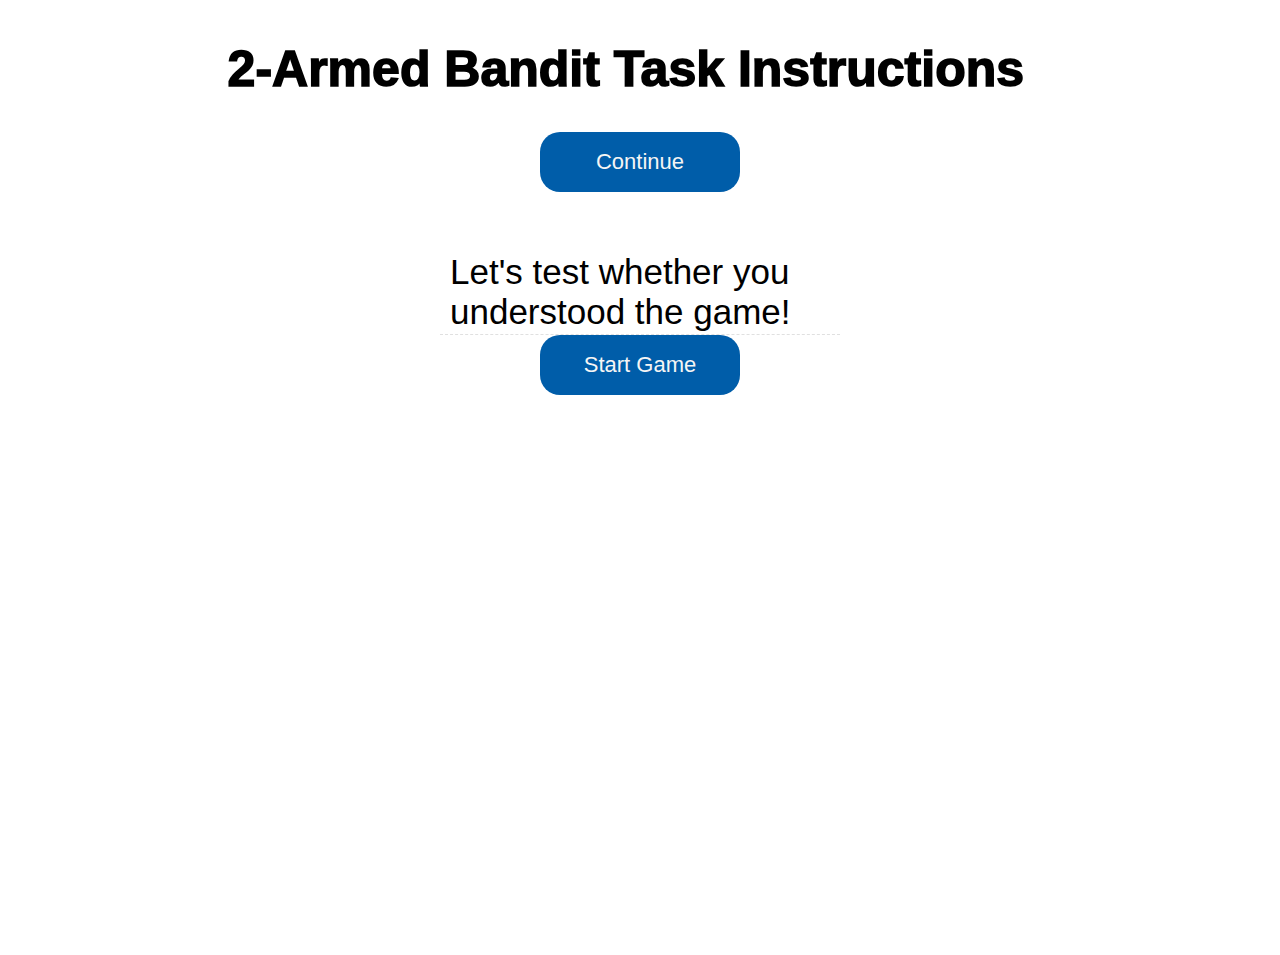
<file: task/main.html>
<!DOCTYPE html>
<html>
<head>
    <title>2-Armed Bandit Task</title>
    <link rel="stylesheet" type="text/css" href="task.css">
    <style>
        /* Add your CSS styles here */
    </style>
</head>
<body>
    <div id="instructions" class = "instructions">
        <h1>2-Armed Bandit Task Instructions</h1>
        <div id = "instructionText"></div>
        <button class = "submit_button" id="startPractice">Continue</button>
    </div>
    
    <div id="practiceTrials" style="display: none;">
        <h1>Practice Trials</h1>
        <!-- Display practice trials here -->
        
    </div>
    
    <div id="task" style="display: none;">
        <h1>Task</h1>
        <!-- Display task trials here -->
        <h2><div id = "machine_title" >Choose which machine you would like to play.</div></h2>
        <div id = "slot_machines" class = "button-container">
            <div id = "mach_div1" class="column" display = "inline-block">
                <p>Machine 1</p>
                <img src="slot-machine-vector.jpg" alt="slotMachine" style="width:50%"></br>
                <button id="machine1">Play</button>
                
              </div>
            <div id = "mach_div2" class="column" display = "inline-block">
                <p>Machine 2</p>
                <img src="slot-machine-vector.jpg" alt="slotMachine" style="width:50%"></br>
                <button id="machine2">Play</button>
              </div>
            <div id = "mach_div3" class="column" display = "inline-block">
                <p>Machine 3</p>
                <img src="slot-machine-vector.jpg" alt="slotMachine" style="width:50%"></br>
                <button id="machine3">Play</button>
              </div>
            <div id = "mach_div4"  class="column" display = "inline-block">
                <p>Machine 4</p>
                <img src="slot-machine-vector.jpg" alt="slotMachine" style="width:50%"></br>
                <button id="machine4">Play</button>
            </div>
               
        </div>
        <center><p id="score" class = "score"></p> </center>
        
        <button class = "submit_button" id="nextTask">Proceed</button>
        <button class = "submit_button" id="endTask">End Study</button>
    </div>

    <div class="form" id = "questionnaire" >
        <!-- <div id="subjectID" class="subjectID">
        </div> -->
        <header class="form__header" >
            <h2 class="form__title" id="header">Let's test whether you understood the game!</h2>
        </header>
        <div id="questionnaires">

        </div>
        
     
        <button id="startTask" class = "submit_button">Start Game</button>
    
    
    </div>

    <script type = "module" src = "task.js" charset="utf-8">  </script>
</body>
</html>
</file>
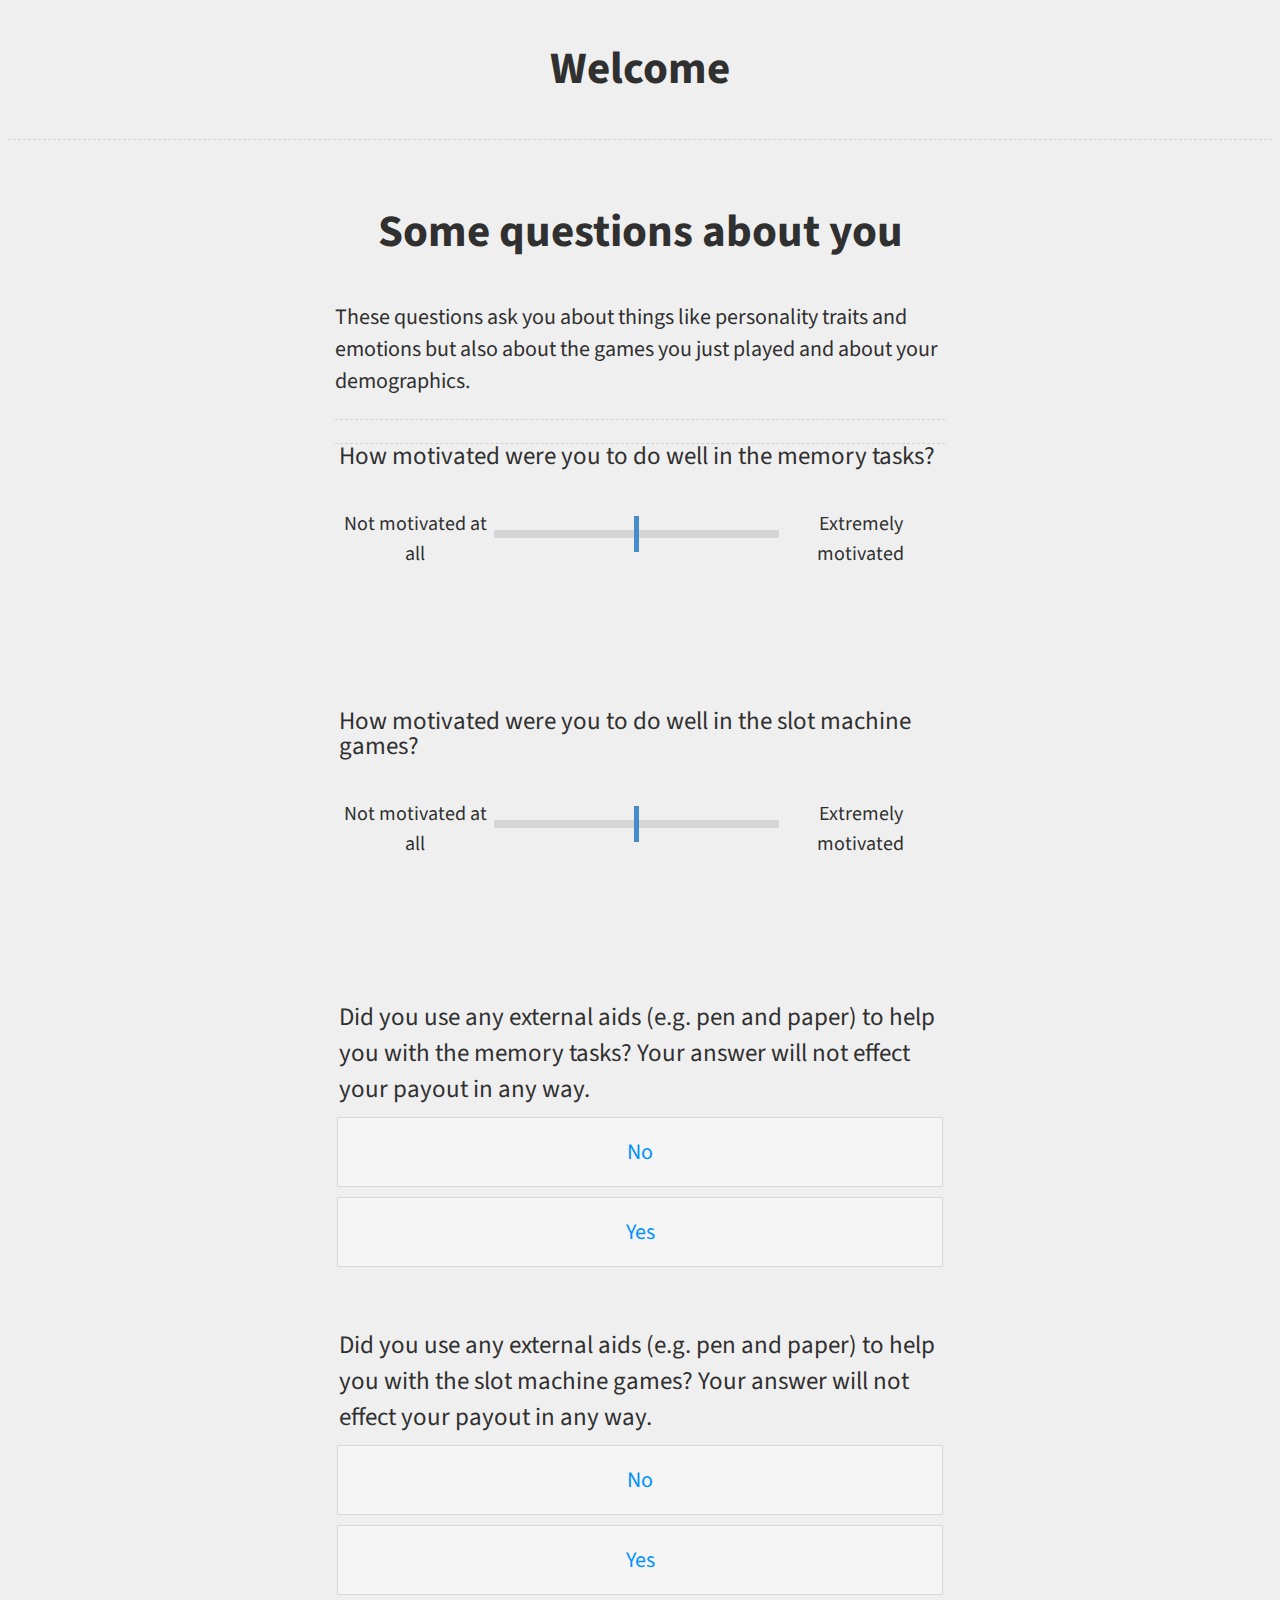
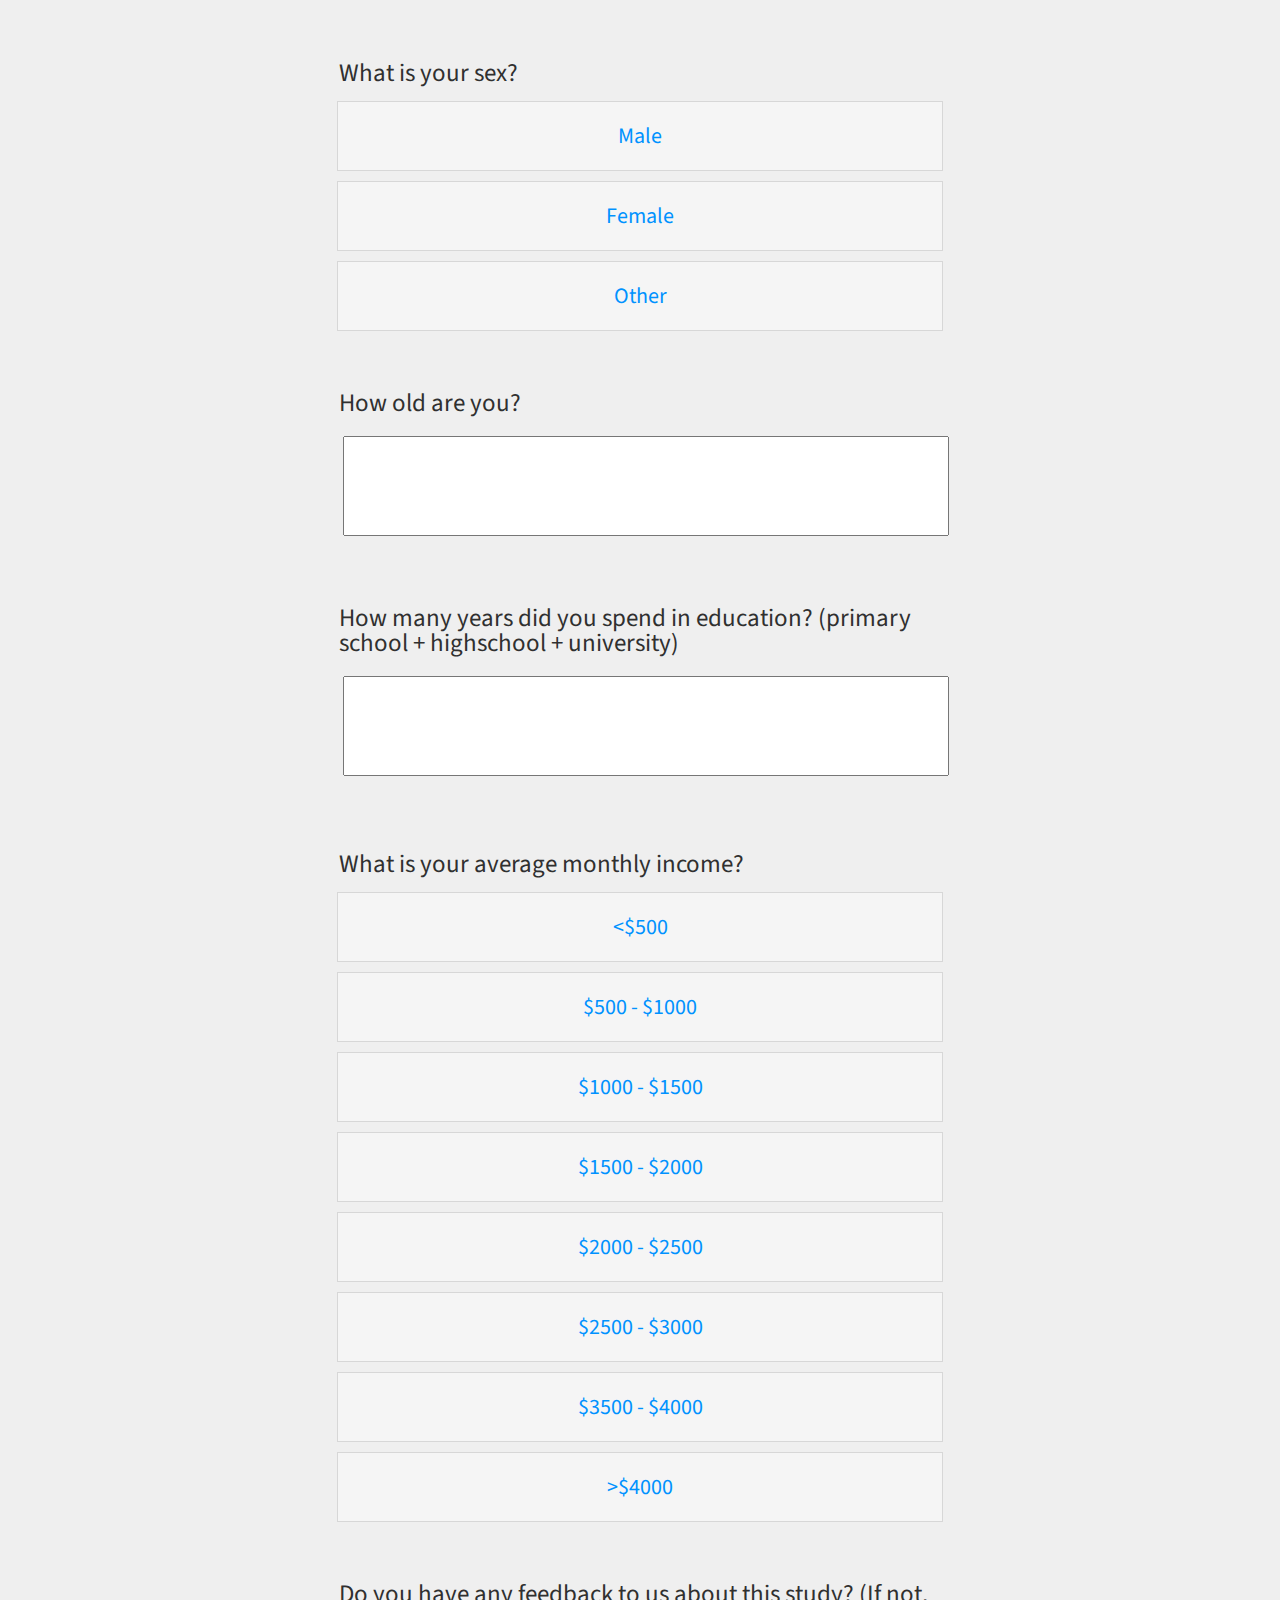
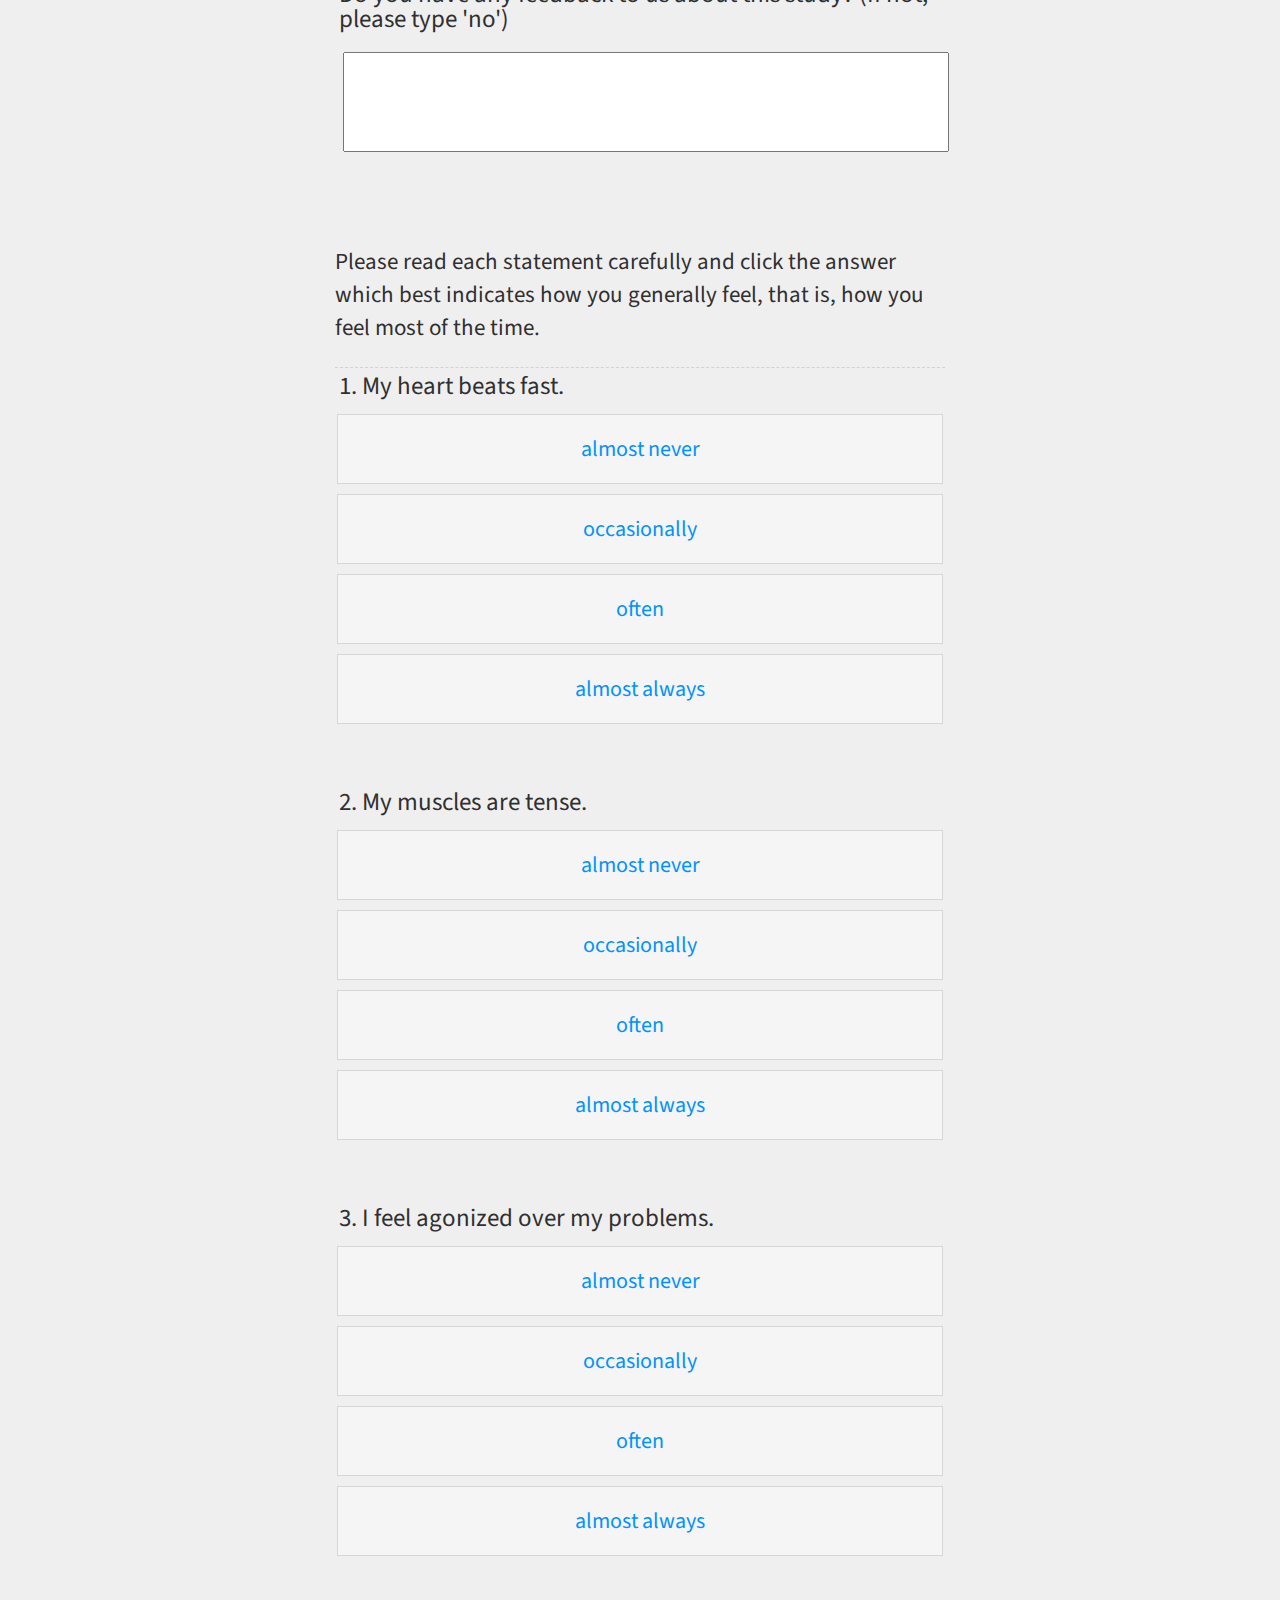
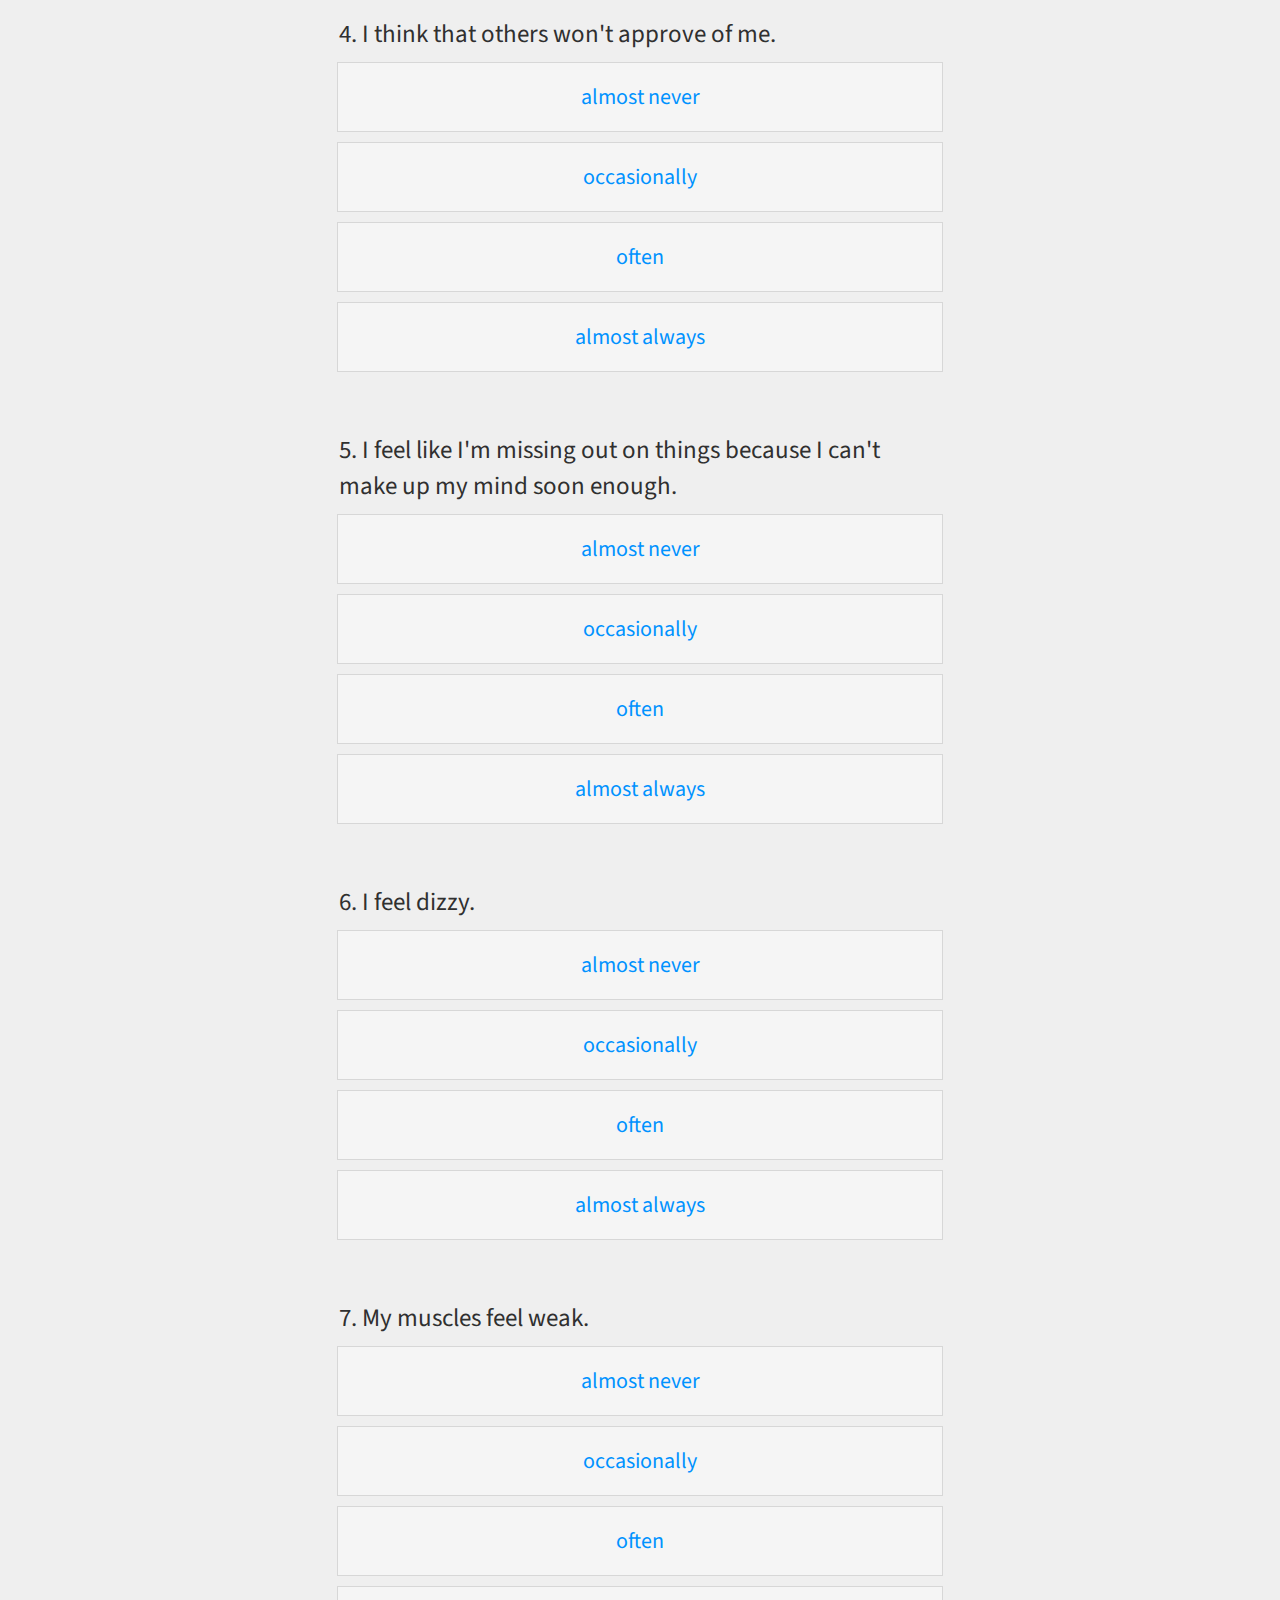
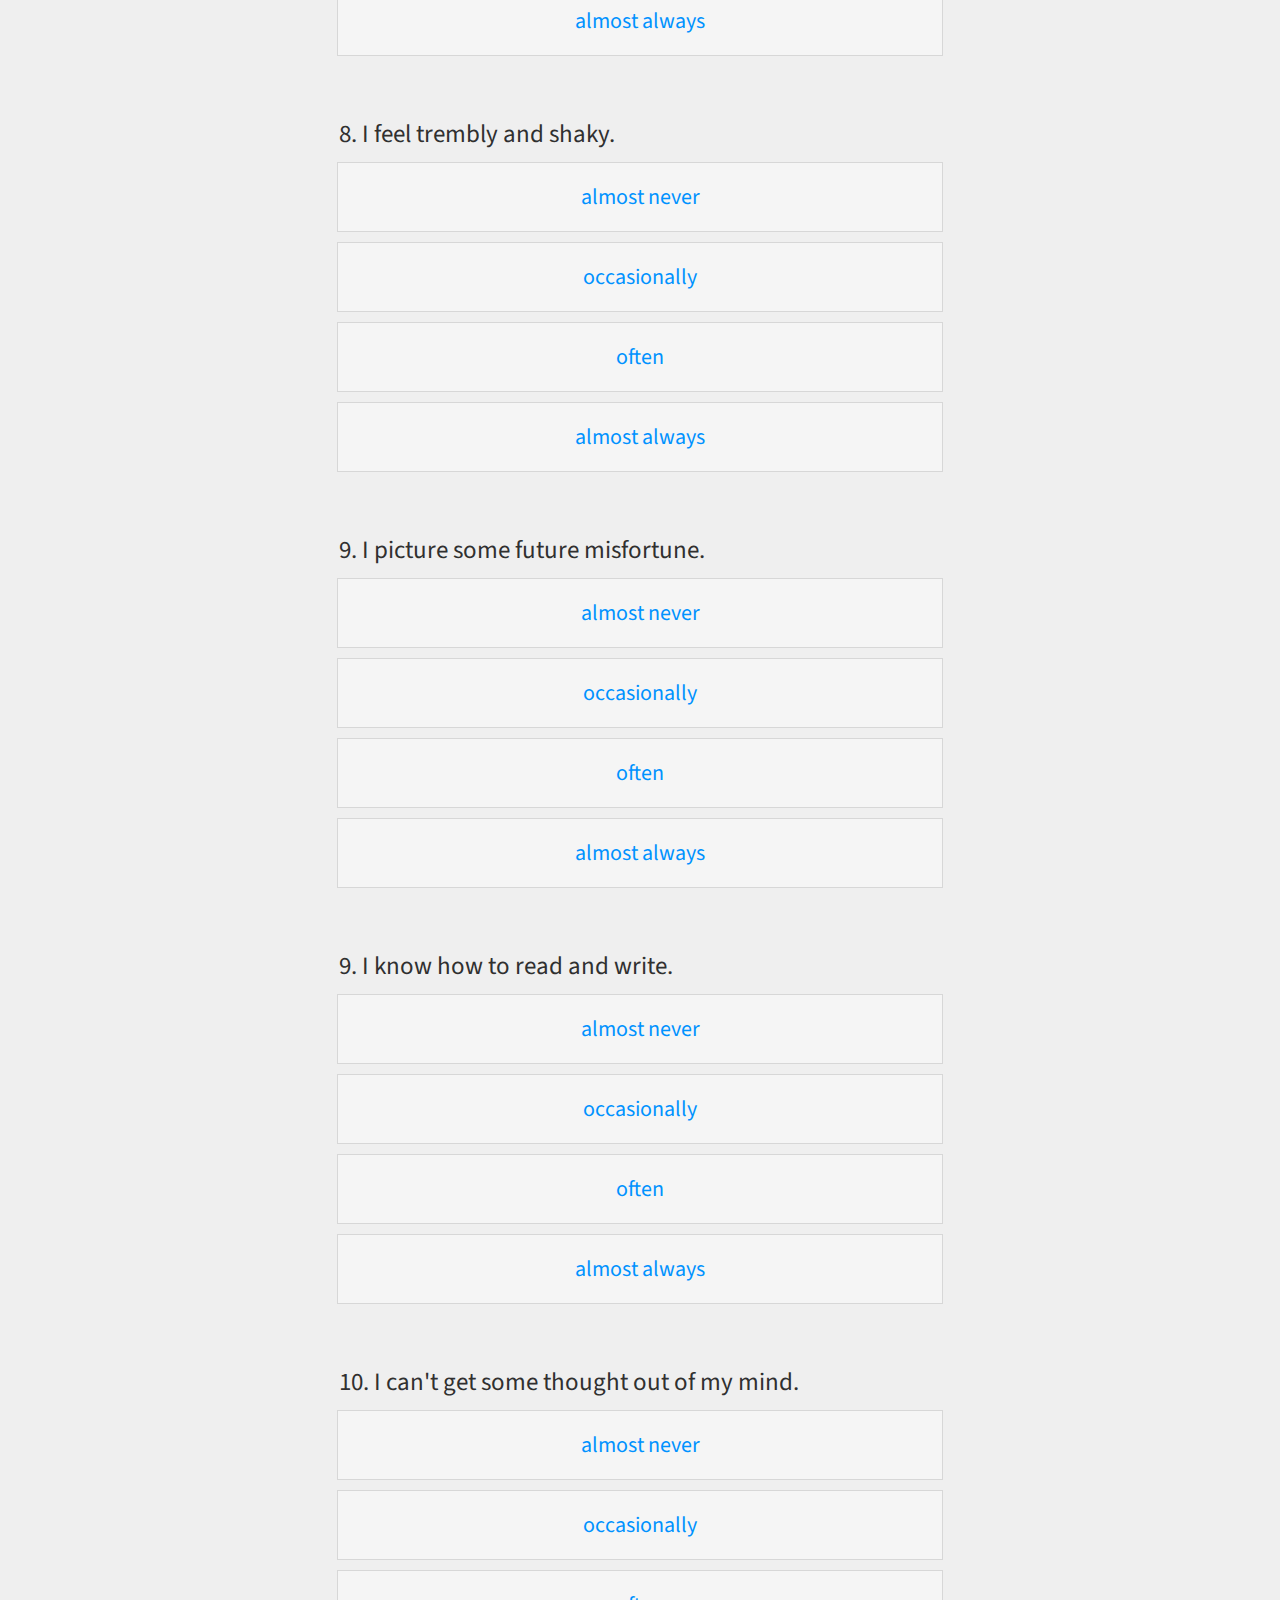
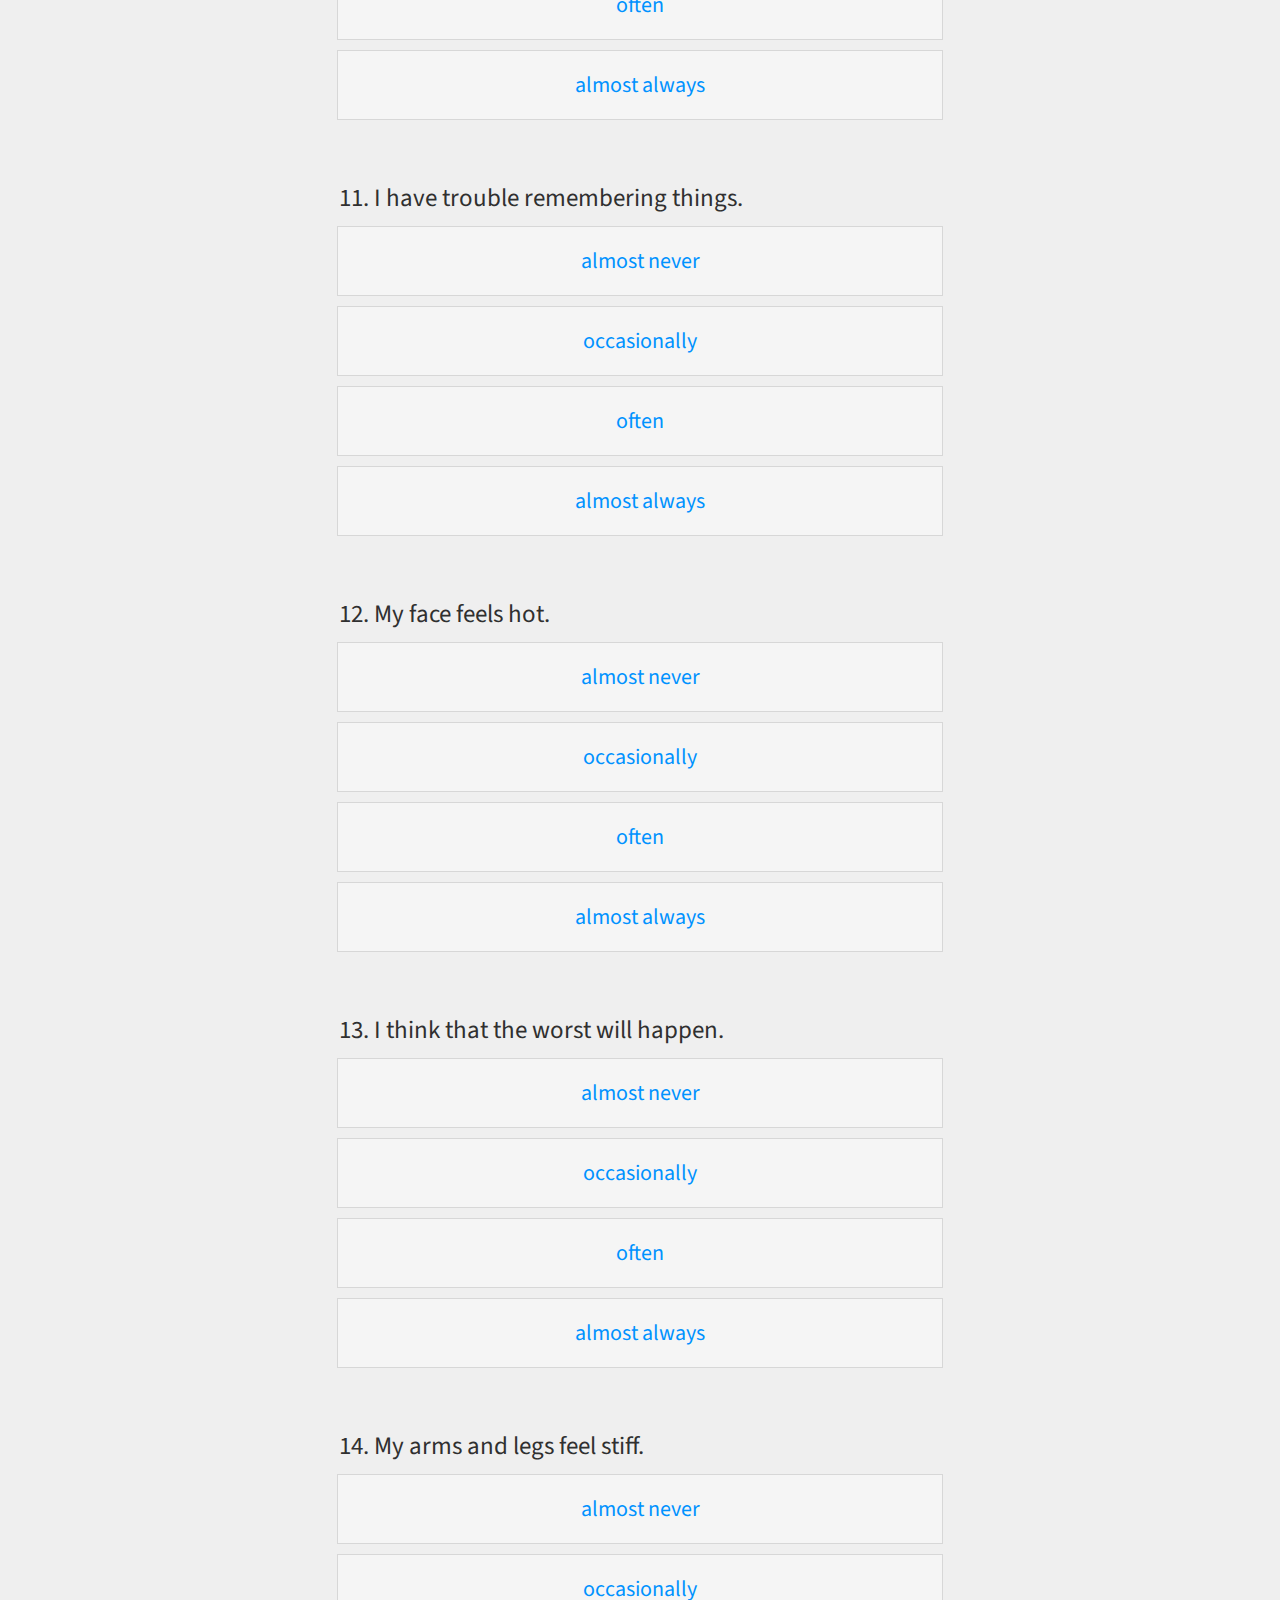
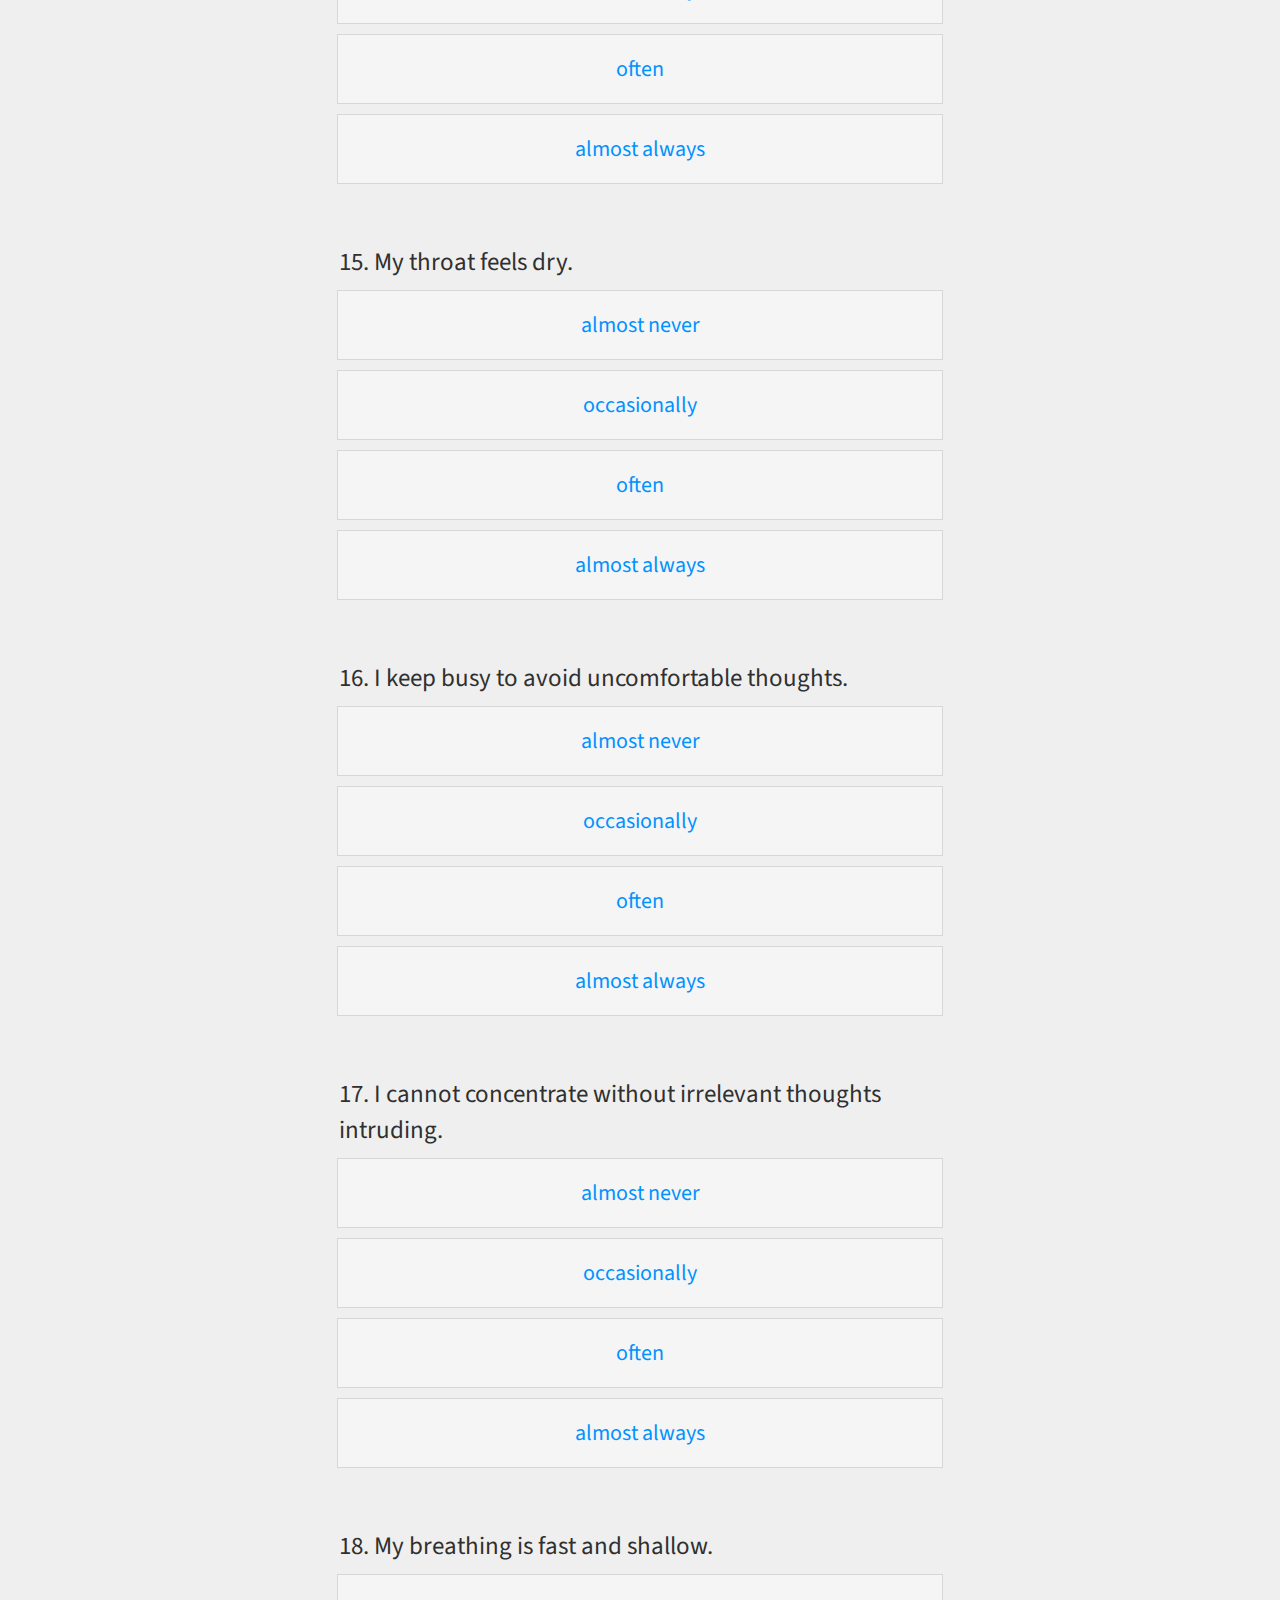
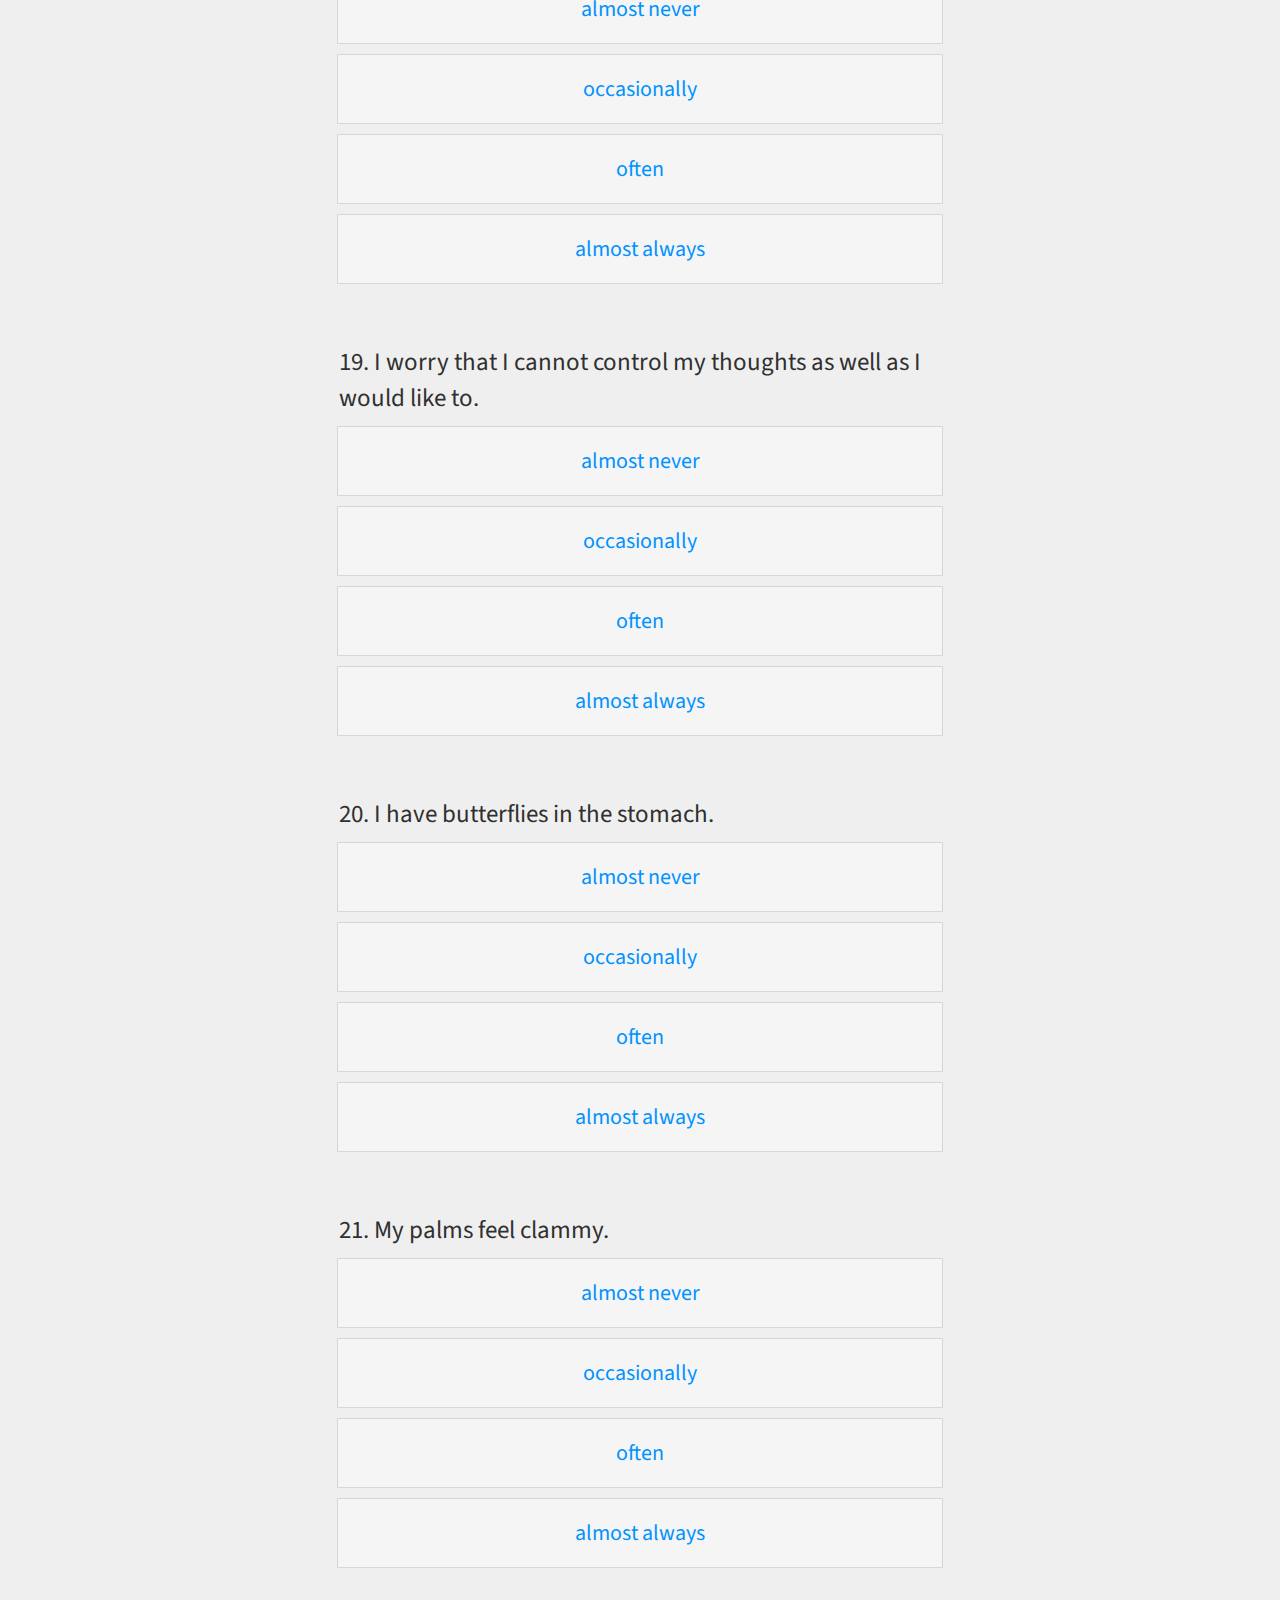
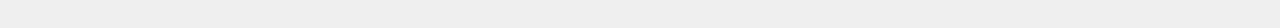
<file: task/questionnaires.html>
<!DOCTYPE html>
<html lang="en">

<head>
    <link rel="stylesheet" type="text/css" href="questionnaires.css">
    <script src="https://ajax.googleapis.com/ajax/libs/jquery/1.11.1/jquery.min.js"></script>
    <meta charset="UTF-8">
    <title>Questionnaires</title>
    
</head>

<div class="div" id="mainSection">
    <header class="form__header" id="header"><h2 id="header_title" class="form__title"></h2></header>
</div>

<div class="form" id = "questionnaire">
    <!-- <div id="subjectID" class="subjectID">
    </div> -->
    <header class="form__header">
        <h2 class="form__title" id="header">Some questions about you</h2>
        <p class="form__instruction">These questions ask you about things like personality traits and emotions but also about the games you just played and about your demographics.</p>
    </header>
    <div id="questionnaires">
    </div>
    
 
    <!-- <button type = "button" class = "submit_button" id = "continue">continue to game</button> -->


</div>

<script>


function getQueryVariable(variable)
{
    var query = window.location.search.substring(1);
    var vars = query.split("&");
    for (var i=0;i<vars.length;i++) {
        var pair = vars[i].split("=");
        if(pair[0] == variable){return pair[1];}
    }
    return(false);
}

$(document.getElementById("questionnaire")).hide()
var nextPage
var subjectID = getQueryVariable('PROLIFIC_PID');
var studyID
var start
var end
var totalTime
var session = getQueryVariable("session");

var uid;




  
document.getElementById('header_title').innerHTML = "Welcome";
    

// Don't let people complete the task on mobile devices
if (/Android|webOS|iPhone|iPad|iPod|BlackBerry|IEMobile|Opera Mini/i.test(navigator.userAgent)) {
    alert("Sorry, this task does not work on mobile devices");
    document.getElementById('consent').innerHTML = "";
}


var questionnaire_data
var submitted = false
var attention



function saveData(filedata) {
    var filename = "qs/"+subjectID+"_data_attention_" + attention + "_session_"+ session + ".txt"
    var filename_folder = "../data/" + filename;
    $.post("save_data.php", { postresult: filedata + "\n", postfile: filename_folder })
}

function createQuestion(questionnaireName, questionData) {
    // This function creates an individual item

    var f = document.createElement("form");
    f.setAttribute('method',"post");
    f.setAttribute('action',"submit.php");
    f.setAttribute('id', questionnaireName.concat('_' + questionData.qNumber.toString()));
    f.setAttribute("name", "form_");

    var fieldset = document.createElement("fieldset");
    fieldset.setAttribute("class", "form__options");
    fieldset.setAttribute('id', questionnaireName.concat('_' + questionData.qNumber.toString()));
    fieldset.setAttribute("name", "fs_");

    var legend = document.createElement("legend");
    legend.setAttribute("class", "form__question");
    legend.setAttribute("name", "legend");
    legend.append(questionData.prompt);

    fieldset.appendChild(legend);

    var labels = [];

    for (i = 0; i < questionData.labels.length; i++) {

        var p = document.createElement("p");
        p.setAttribute('class', 'form__answer');
        var c = document.createElement("input");
        c.type = "radio";
        c.id = questionnaireName.concat(questionData.qNumber.toString()).concat("answer".concat(i.toString()));
        c.name = "question";
        c.value = i;

        var l = document.createElement("label");
        l.setAttribute('for', c.id);
        l.setAttribute("style", "margin:-10px; padding: 18px 10px 50px 10px")
        l.append(questionData.labels[i]);

        p.appendChild(c);
        p.appendChild(l);

        labels.push(p);

        fieldset.appendChild(p)

    }

    f.appendChild(fieldset);


    return f;

}

function createQuestion_slider(questionnaireName, questionData) {


    var shockForm = document.createElement("form");
    shockForm.setAttribute('method',"post");
    shockForm.setAttribute('id', questionnaireName.concat('_' + questionData.qNumber.toString()));
    shockForm.setAttribute("name", "form_");
    shockForm.setAttribute('action',"submit.php");

    var shockFieldSet = document.createElement("fieldset");
    shockFieldSet.setAttribute("class", "form__options");
    shockFieldSet.setAttribute('id', questionnaireName.concat('_' + questionData.qNumber.toString()));
    shockFieldSet.setAttribute("name", "fs_");

    var legendShock = document.createElement("legend");
    legendShock.setAttribute("class", "questionDemo");
    legendShock.setAttribute("name", "legend");
    legendShock.innerHTML = questionData.prompt;

    shockFieldSet.appendChild(legendShock);

    var sliderBox = document.createElement("div");
    sliderBox.setAttribute("class", "slidecontainer");

    var slider = document.createElement("input");
    slider.setAttribute("type", "range");
    slider.setAttribute("min", "0");
    slider.setAttribute("max", "100");
    slider.setAttribute("class", "slider");
    slider.setAttribute("id", questionnaireName.concat('_' + questionData.qNumber.toString()));
    slider.name = 'question';

    var sliderLabelLeft = document.createElement("p");
    sliderLabelLeft.setAttribute("class", "sliderLabel");
    sliderLabelLeft.append(questionData.labels[0]);
    var sliderLabelRight = document.createElement("p");
    sliderLabelRight.setAttribute("class", "sliderLabel");
    sliderLabelRight.append(questionData.labels[1]);

    sliderBox.appendChild(sliderLabelLeft);
    sliderBox.appendChild(slider);
    sliderBox.appendChild(sliderLabelRight);

    shockFieldSet.appendChild(sliderBox);

    shockForm.appendChild(shockFieldSet);
    return shockForm
}

function createPreamble(preamble) {
    // This is used to generate an introduction to the the questionnaire
    var h = document.createElement("header");
    h.setAttribute("class", "form__header");
    h.setAttribute("name", "fs_");

    var p = document.createElement("p");
    p.setAttribute("class", "preamble");

    var div = document.createElement("div");
    div.innerHTML = preamble;

    p.appendChild(div);
    h.appendChild(p);

    return h

}




function createQuestionnaire(questionnaire_data) {
    // This function creates an entire questionnaire

    // Start with the introduction
    var preamble = createPreamble(questionnaire_data.preamble);
    document.getElementById('questionnaires').appendChild(preamble);

    // Loop through the items and add them
    for (j = 0; j < questionnaire_data.questions.length; j++) {

        questionnaire_data.questions[j].qNumber = j;

        if (j < questionnaire_data.questions.length - 1) {
            next = questionnaire_data.name.concat((j+1).toString());
        }

        document.getElementById('questionnaires').appendChild(createQuestion(questionnaire_data.name,
            questionnaire_data.questions[j], next));

    }

}

function createQuestionnaire_slider(questionnaire_data) {
    // This function creates an entire questionnaire

    // Start with the introduction
    var preamble = createPreamble(questionnaire_data.preamble);
    document.getElementById('questionnaires').appendChild(preamble);

    // Loop through the items and add them
    for (j = 0; j < questionnaire_data.questions.length; j++) {
      
        questionnaire_data.questions[j].qNumber = j;

        if (j < questionnaire_data.questions.length - 1) {
            next = questionnaire_data.name.concat((j+1).toString());
        }

        document.getElementById('questionnaires').appendChild(createQuestion_slider(questionnaire_data.name,
            questionnaire_data.questions[j], next));

    }

}

function createDemographics() {
            // This creates demographics questions
            // This isn't automatically generated from a JSON file - these are entered manually here
        
            var preamble = createPreamble("");
        
            document.getElementById('questionnaires').appendChild(preamble);
        
            // How motivated were you to do well in the memory tasks?

            qDataMemMotivation = {
                qNumber: 0,
                prompt: "How motivated were you to do well in the memory tasks?",
                labels: ['Not motivated at all', 'Extremely motivated']
            };
        
            motivMemQ = createQuestion_slider('motiv_mem', qDataMemMotivation);
            document.getElementById('questionnaires').appendChild(motivMemQ);

            // How motivated were you to do well in the slot machine games?

            qDataSlotMotivation = {
                qNumber: 0,
                prompt: "How motivated were you to do well in the slot machine games?",
                labels: ['Not motivated at all', 'Extremely motivated']
            };

            motivSlotQ = createQuestion_slider('motiv_slot', qDataSlotMotivation);  
            document.getElementById('questionnaires').appendChild(motivSlotQ);

            // did you use any external aids (e.g. pen and paper) to help you with the memory tasks?

            qDataMemAid = {
                qNumber: 0,
                prompt: "Did you use any external aids (e.g. pen and paper) to help you with the memory tasks? Your answer will not effect your payout in any way.",
                labels: ['No', 'Yes']
            };

            memAidQ = createQuestion('mem_aid', qDataMemAid);
            document.getElementById('questionnaires').appendChild(memAidQ);

            // did you use any external aids (e.g. pen and paper) to help you with the slot machine games?

            qDataSlotAid = {
                qNumber: 0,
                prompt: "Did you use any external aids (e.g. pen and paper) to help you with the slot machine games? Your answer will not effect your payout in any way.",
                labels: ['No', 'Yes']
            };

            slotAidQ = createQuestion('slot_aid', qDataSlotAid);
            document.getElementById('questionnaires').appendChild(slotAidQ);

            // Sex
            qDataSex = {
                qNumber: 0,
                prompt: "What is your sex?",
                labels: ['Male', 'Female', 'Other']
            };
        
            sexQuestion = createQuestion('Sex', qDataSex);
            document.getElementById('questionnaires').appendChild(sexQuestion);
        
        
            // Age
            var ageForm = document.createElement("form");
            ageForm.setAttribute('method',"post");
            ageForm.setAttribute('id', "age");
            ageForm.setAttribute("name", "form_");
        
            var ageFieldSet = document.createElement("fieldset");
            ageFieldSet.setAttribute("class", "form__options");
            ageFieldSet.setAttribute('id', "age");
            ageFieldSet.setAttribute("name", "fs_");
        
            var legendAge = document.createElement("legend");
            legendAge.setAttribute("class", "questionDemo");
            legendAge.append("How old are you?");
            legendAge.setAttribute("name", "legend");
            legendAge.name = 'question';
        
            ageFieldSet.appendChild(legendAge);
        
            var box = document.createElement("input");
            box.setAttribute("class", "textEntry");
            box.setAttribute("type", "text");
            box.setAttribute("id", "Age");
            box.name = 'question';
        
            ageFieldSet.appendChild(box);
        
            ageForm.appendChild(ageFieldSet);
            document.getElementById('questionnaires').appendChild(ageForm);

            // years in education

            var eduForm = document.createElement("form");
            eduForm.setAttribute('method',"post");
            eduForm.setAttribute('id', "edu");
            eduForm.setAttribute("name", "form_");
        
            var eduFieldSet = document.createElement("fieldset");
            eduFieldSet.setAttribute("class", "form__options");
            eduFieldSet.setAttribute('id', "edu");
            eduFieldSet.setAttribute("name", "fs_");
        
            var legendEdu = document.createElement("legend");
            legendEdu.setAttribute("class", "questionDemo");
            legendEdu.append("How many years did you spend in education? (primary school + highschool + university)");
            legendEdu.setAttribute("name", "legend");
            legendEdu.name = 'question';
        
            eduFieldSet.appendChild(legendEdu);
        
            var box = document.createElement("input");
            box.setAttribute("class", "textEntry");
            box.setAttribute("type", "text");
            box.setAttribute("id", "Edu");
            box.name = 'question';
        
            eduFieldSet.appendChild(box);
        
            eduForm.appendChild(eduFieldSet);
            document.getElementById('questionnaires').appendChild(eduForm);

            // income

            qDataIncome = {
                qNumber: 0,
                prompt: "What is your average monthly income?",
                labels: ['<$500', '$500 - $1000', '$1000 - $1500', '$1500 - $2000', '$2000 - $2500', '$2500 - $3000', '$3500 - $4000', '>$4000']
            };
        
            incomeQuestion = createQuestion('income', qDataIncome);
            document.getElementById('questionnaires').appendChild(incomeQuestion);

            // feedback

            var ageForm = document.createElement("form");
            ageForm.setAttribute('method',"post");
            ageForm.setAttribute('id', "feedback");
            ageForm.setAttribute("name", "form_");

            var ageFieldSet = document.createElement("fieldset");
            ageFieldSet.setAttribute("class", "form__options");
            ageFieldSet.setAttribute('id', "feedback");
            ageFieldSet.setAttribute("name", "fs_");

            var legendAge = document.createElement("legend");
            legendAge.setAttribute("class", "questionDemo");
            legendAge.append("Do you have any feedback to us about this study? (If not, please type 'no')");
            legendAge.setAttribute("name", "legend");
            legendAge.name = 'question';

            ageFieldSet.appendChild(legendAge);

            var box = document.createElement("input");
            box.setAttribute("class", "textEntry");
            box.setAttribute("type", "text");
            box.setAttribute("id", "feedback");
            box.name = 'question';

            ageFieldSet.appendChild(box);

            ageForm.appendChild(ageFieldSet);
            document.getElementById('questionnaires').appendChild(ageForm);
        }

function getValues() {
    // This function gets the recorded values for every item
    // As it goes through, it highlights any items that weren't answered in red
    // And then scrolls to them on completion

    // All items have an ID starting with fs_
    submitted = true
    var inputs = document.getElementsByName("fs_");

    // Loop through the items nad get their values
    values = {};
    incomplete = [];

    for (i = 0; i < inputs.length; i++) {

        if (inputs[i].id.length > 0) {
            
            // Get responses to questionnaire items
            id = inputs[i].id;
            legend = inputs[i].querySelectorAll('[name="legend"]')[0];

            checked = inputs[i].querySelector('input[name="question"]:checked');

            if (checked != null) {
                legend.style.color = "#000000";
                value = checked.value;
                values[id] = value;
                
            }

            // Get responses to text items
            else if (inputs[i].querySelector('input[type="text"]')) {

                value = inputs[i].querySelector('input[type="text"]').value;
                if (value.length == 0) {

                    legend.style.color = "#ff0000";
                    incomplete.push(id);
                }

                else {
                    legend.style.color = "#000000";
                    values[id] = value;
                }
            }

            // Get responses to slider items
            else if (inputs[i].querySelector('input[type="range"]')) {
                value = inputs[i].querySelector('input[type="range"]').value;
                values[id] = value;

            }

            else {
                legend.style.color = "#ff0000";
                incomplete.push(id);
            }

            values[id] = parseInt(values[id]);
        }

    }

    // This checks for any items that were missed and scrolls to them
    if (incomplete.length > 0) {

        $('html, body').animate({ // go to first missed items
                scrollTop: $(document.getElementById(incomplete[0])).offset().top - 100
                }, 400);
       

        if(incomplete.length > 1){ // if you missed more than one item
           
            for (i = 0; i < incomplete.length -1; i++){ // loops through all missed questions and attaches an event listener to each of them
            
            $(document.getElementById(incomplete[i])).children().click(function (e) { 
                var target = e.target.parentElement.parentElement.parentElement.id // name of the given question
                var n = incomplete.indexOf(target)// I can't simply use i as the index as it is already done with the loop by the time one clicks
                var nextMiss = document.getElementById(incomplete[n+1])
                $('html, body').animate({ // go to next question
                scrollTop: $(nextMiss).offset().top - 100
                }, 400);
            });

            }
        }

        

        
      }
         
    

    // If everything is complete, save the data
    else {

        end = Number(new Date());
        totalTime = (end - start)/60000; // time it took in minutes instead of milliseconds
        values["rt"] = totalTime;

        // do attention check

        attention = 0
        if (values["STICSA_9"] == "3") {
            attention += 1

        }
        if (values["PHQ_9_6"] == "0"){
            attention += 1

        }
        console.log("attention: "+attention)
        values["attention1"] = attention;

        // save data
        saveData(JSON.stringify(values));

        // move onto next page after a little delay to make sure data is saved
        
        setTimeout(function(){
            $(document.getElementById("questionnaires")).hide()
            $(document.getElementById("header")).hide()
            window.scrollTo(0,0)
            var complete_url = nextPage;    
            document.getElementById('questionnaire').firstElementChild.innerHTML = 'This is the end of this study. Thank you very much for your participation. <br/>Your data has been recorded.<br/>Please click' +
            ' <a href="' + complete_url + '">here</a> to return to Prolific';
        }, 2000);

        

        
    }


}
    
var startQuestionnaires = function() {



    // GET URL VARIABLES
    // Get Prolific ID from URL
    // if (window.location.search.indexOf('PROLIFIC_PID') > -1) {
    //     subjectID = getQueryVariable('PROLIFIC_PID');
    // }
    // // If no ID is present, generate one using random numbers - this is useful for testing
    // else {
    //     var subjectID = 'test-' + Math.floor(Math.random() * (2000000 - 0 + 1)) + 0; 
    // }
    console.log("session="+session)
    console.log(subjectID)
    
    start = Number(new Date()); // time how long they take for the questionnaires


    $(document.getElementById("questionnaire")).show()


    // Load questionnaires
    $.getJSON('questionnaires.json', function (data) {
        // THis function creates the whole questionnaire
        // document.getElementById("continue").style.display = "none"
        questionnaire_data = data;

        var fullurl = window.location.href;


        // extract URL parameters (FROM: https://s3.amazonaws.com/mturk-public/externalHIT_v1.js)
        function turkGetParam(name) {
        var regexS = "[\?&]" + name + "=([^&#]*)";
        var regex = new RegExp(regexS);
        if (typeof fullurl == "undefined"){ // I added this part to the original code bc otherwise it would throw errors when running it locally

            return Math.floor(Math.random() * 10000);

        } else {
            var tmpURL = fullurl;
            var results = regex.exec(tmpURL);
            if (results == null) {
                return Math.floor(Math.random() * 10000);
            } else {
                return results[1];
        }
        }
    }

        nextPage = "https://www.youtube.com/watch?v=dQw4w9WgXcQ" // experiment done



        // This creates questions to ask about demographic information
        createDemographics();

        // THis creates every questionnaire of interest
        // A smarter way to do this would be to shuffle the keys of the questionnaire_data object
        // and then loop through them, rather than creating them all individually as I've done here

        createQuestionnaire(questionnaire_data.STICSA);
        createQuestionnaire(questionnaire_data.BIG_5);
        createQuestionnaire(questionnaire_data.PANAS);
        createQuestionnaire(questionnaire_data.PHQ_9);
        createQuestionnaire(questionnaire_data.CEI);


        // This next section just deals with scrolling between items automatically (but not if we are scrolling through missed items)
        
        

        // this makes it move to next question (had to put this piece of code here bc it needs the questionnaire element being displayed to work)
        var forms = document.getElementsByName("fs_");

        for (i = 3; i < forms.length; i++) {
            // Generate function to scroll to next question if we're not on the last question
            if (i < forms.length - 1) {
                forms[i].setAttribute("scrollPos", $(forms[i + 1]).offset().top - 200);

                $(forms[i]).children().children().click(function () {
                    if (!submitted){ //if submit has been pressed, the other scroll on function in the getValues function does the job
                    $('html, body').animate({
                        scrollTop: $(this).parent().parent().attr("scrollPos")
                    }, 400);

                    
                }
                });
            }
        }

        // Create the submit button
        var submit = document.createElement('button');
        submit.setAttribute("class", "submit_button");
        submit.setAttribute("type", "button");
        submit.setAttribute("id", "submit");
        submit.append("Submit");

        var submit_form = document.createElement("form");
        submit_form.setAttribute("class", "submitContainer");
        submit_form.appendChild(submit);
        document.getElementById('questionnaires').appendChild(submit_form);

        // Function to call when the submit button is clicked
        document.getElementById('submit').onclick = getValues;

    });

}


startQuestionnaires();


</script>


<!-- <div id="surveyElement"></div>
<div id="surveyResult" style='display:none'></div>
<div style="width:50px;margin:0 auto; display:none" id = 'gridsearchButton'>
  <a href="index.html" id="gridsearchLink"><button class ="btn btn-success">continue to game</button></a> 
</div> -->
</file>
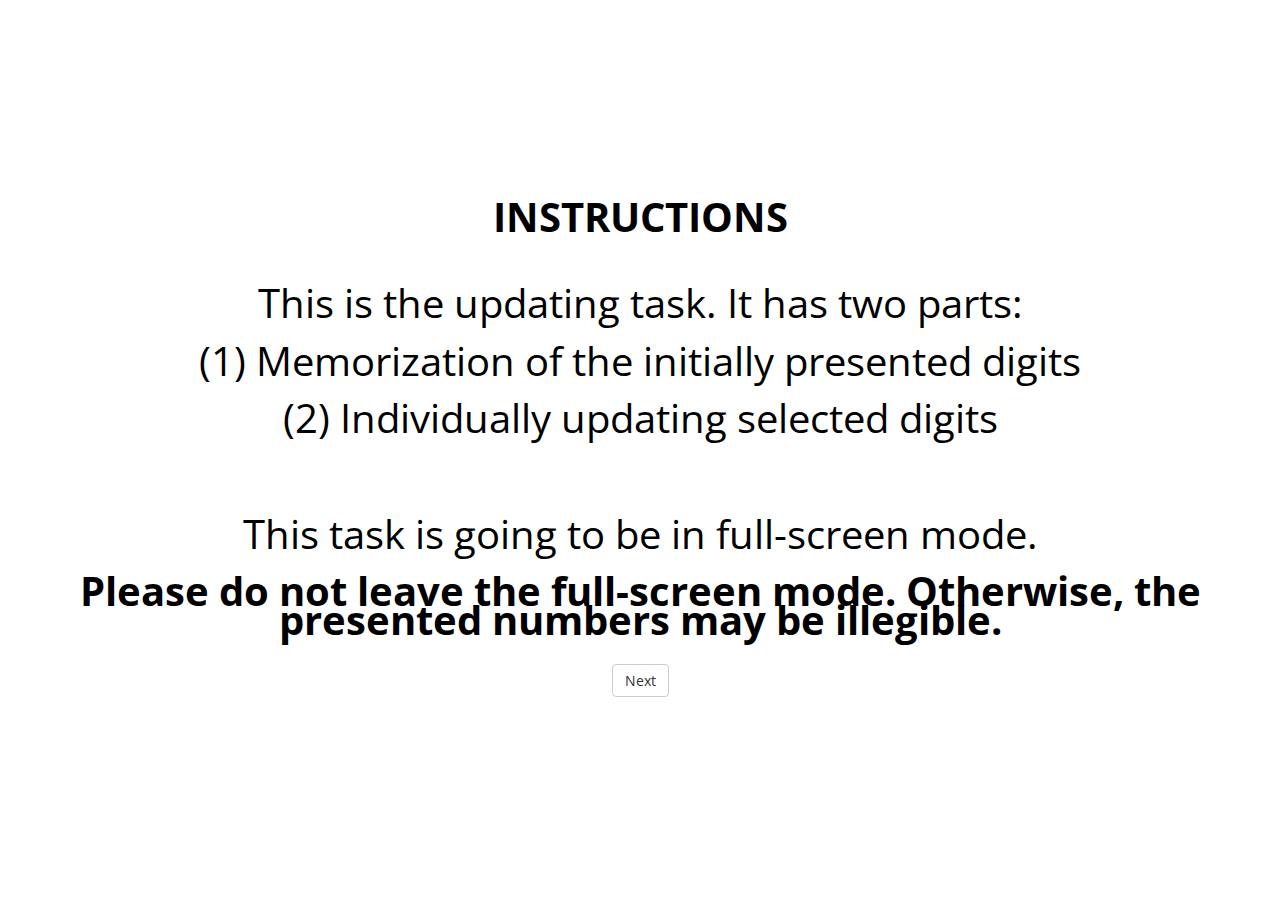
<file: wm-tasks/experiments/wm-updating-numerical.html>
<!DOCTYPE html>
<html>

<head>
    <title>WM updating task</title>
    <script src="../jspsych-dist/dist/jspsych.js"></script>
    <script src="../jspsych-dist/dist/plugin-html-button-response.js"></script>
    <script src="../jspsych-dist/dist/plugin-html-keyboard-response.js"></script>
    <script src="../jspsych-dist/dist/plugin-preload.js"></script>
    <script src="../jspsych-dist/dist/plugin-survey-text.js"></script>
    <script src="../jspsych-dist/dist/plugin-survey-multi-choice.js"></script>
    <script src="../jspsych-dist/dist/plugin-fullscreen.js"></script>
    <script src="../jspsych-6.0.4/plugins/jspsych-instructions.js"></script>
    <script src="https://pixijs.download/release/pixi.js"></script>
    <script src="../jquery.min.js"></script>
    <script src="../js-helpers.js"></script>
    <script src="../jspsych-psychophysics.js"></script>
    <link rel="stylesheet" href="../jspsych-dist/dist/jspsych.css">

    </link>
</head>


<body></body>
<script>


    // still to do
    // save data on server
    // create fixed stimulus set and load it


    // This file demonstrates how to present multiple images in random order in succession.
    // That is, Rapid serial visual presentation (RSVP) 

    const jsPsych = initJsPsych({
        on_finish: function () {
            jsPsych.data.displayData();
        }
    })
    console.log(`jsPsych Version ${jsPsych.version()}`)

    const pixi_flag = jsPsych.data.getURLVariable('pixi_flag') === '1' ? true : false;


    session_id = getQueryVariable('session');
    set_size = 4 // starting length of each trial (i.e., min number of letters in a trial)
    n_upd_steps = 7 // ending length of each trial (i.e., max number of letters in a trial)
    rep_set = 3 // number of times each set size should be repeated
    randomize = true // present different set sizes in random order. if false, set sizes will be presented in ascending order
    file_name = null // file name for data file. if null, a default name consisting of the participant ID and a unique number is chosen.
    local = false // save the data file locally.
    var n_comprehension_attempts = 1;

    var t_start = Date.now();
    // If this test is being run online (e.g., on MTurk), true will cause the file to be downloaded to the participant's computer.
    // If this test is on a server, and you wish to save the data file to that server, change this to false.
    // If changed to false, ensure that the php file (its in the directory!) and the empty "data" folder has also been appropriately uploaded to the server.
    // Incase of problems, feel free to contact me :)

    //----------------------------------------------------------------------



    if (window.location.search.indexOf('PROLIFIC_PID') > -1) {
        var participant_id = getQueryVariable('PROLIFIC_PID');
    }
    // If no ID is present, generate one using random numbers - this is useful for testing
    else {
        var participant_id = Math.floor(Math.random() * 1000);
    }
    // STUDY ID
    if (window.location.search.indexOf('STUDY_ID') > -1) {
        var studyID = getQueryVariable('STUDY_ID');
    }
    progress_url = updateQueryStringParameter("../../task/main.html", "PROLIFIC_PID", participant_id);


    console.log("current participant_id = " + participant_id);



    var possibleNumbers = [0, 1, 2, 3, 4, 5, 6, 7, 8, 9]


    var nTrials_update = 2 // 20 // number of trials
    var nTrials_immediate = 1 //5 // 
    var nPracticeTrials = 2

    // max possible number correct recalled items
    const n_max_correct = (nTrials_immediate + nTrials_update) * set_size;
    // counter for actually correctly recalled items
    var n_recalled_cumulative = 0;

    var totalTrials = nPracticeTrials + nTrials_update + nTrials_immediate; //total number of trials in the entire task (practice + main task)

    var n = 0 //keeps track of number of trials gone by
    var n_update = 0;
    var n_immediate = 0;
    var is_practice = 1;


    // uncomment below and comment references to pre-loaded arrays below to randomly generate stimuli for every participant on the fly

    /* var tr_update = "update ".repeat(nTrials_update).split(" ");
    tr_update.pop();
    var tr_immediate = "immediate ".repeat(nTrials_immediate).split(" ");
    tr_immediate.pop();
    var trial_type = tr_update.concat(tr_immediate);
    trial_type = jsPsych.randomization.sampleWithoutReplacement(trial_type, nTrials_update + nTrials_immediate); */



    //jsPsych.randomization.sampleWithoutReplacement(..., nTrials_update + nTrials_immediate);

    // we need
    // a sequence of numbers, which serve as the initial memory set
    // a sequence of locations, which are sequentially updated in every trial
    // a sequence of numbers, which serve as the items to replace the previous items

    /* var initial_locations = [0, 1, 2, 3];
    var initial_set = [];
    var locations_update = [];
    var items_replace = [];
    var final_set = [];
    var immediate_set = [];

    for (var i = 0; i <= nTrials_update; i++) {
        initial_set[i] = jsPsych.randomization.sampleWithoutReplacement(possibleNumbers, set_size);
        locations_update[i] = jsPsych.randomization.sampleWithReplacement(Array(set_size).fill().map((element, index) => index), n_upd_steps);
        items_replace[i] = jsPsych.randomization.sampleWithoutReplacement(possibleNumbers, n_upd_steps);
        final_set[i] = initial_set[i];
        for (var j = 0; j <= n_upd_steps; j++) {
            final_set[i][locations_update[i][j]] = items_replace[i][j];
        }
    }

    for (var i = 0; i <= nTrials_immediate; i++) {
        immediate_set[i] = jsPsych.randomization.sampleWithoutReplacement(possibleNumbers, set_size);
    } */

    var initial_set = initial_set_updating[session_id];
    var immediate_set = immediate_set_updating[session_id];
    var trial_type = trial_type_updating[session_id];
    var locations_update = locations_update_updating[session_id];
    var items_replace = items_replace_updating[session_id];
    var final_set = final_set_updating[session_id];

    var n_recalled;
    var n_recalled_correctly;
    var data_cumulative;
    data_cumulative = [];
    console.log("data_cumulative after creation: " + data_cumulative);

    var instructionsGo = {
        type: jsPsychHtmlButtonResponse,
        stimulus: '<div style="font-size:30px;"><br>Click on "Next" to start.<br><br></div>',
        choices: ["Next"]
    };
    var instructions1 = {
        type: jsPsychHtmlButtonResponse,
        stimulus: '<div style="font-size:40px;"><b>INSTRUCTIONS</b><br><br><br>This is the updating task. It has two parts: <br><br>(1) Memorization of the initially presented digits <br><br>(2) Individually updating selected digits <br><br><br><br>This task is going to be in full-screen mode.<br><br><b> Please do not leave the full-screen mode. Otherwise, the presented numbers may be illegible.<br><br></div>',
        choices: ["Next"]
    };
    var instructions2 = {
        type: jsPsychHtmlButtonResponse,
        stimulus: '<div style="font-size:32px;">In every trial, four digits colored in different colors are presented on the screen. Remember these four digits in the correct order.<br><br>There will be a series of seven updating steps.<br><br>At every updating step, one digit is replaced by a different digit.<br><br>Occasionally, it may be replaced by the same digit already presented previously at that location. <br><br> In the end of the trial, you are required to recall the last four digits at every location.<br><br> Please note that the ordering of the digits is important. A recalled digit is only going to be counted as correct if it is recalled in the correct location.<br><br></div>',
        choices: ["Next"]
    };
    var instructions3 = {
        type: jsPsychHtmlButtonResponse,
        stimulus: '<div style="font-size:40px;">Recall the digits using the number pad on your keyboard.<br><br>For example, if the last four digits were 9, 3, 6, 9, please respond "9369".<br><br><br>If you are unsure what has been presented most recently at one or several locations, please guess in these locations.<br><br></div>',
        choices: ["Next"]
    };
    var instructions4 = {
        type: jsPsychHtmlButtonResponse,
        stimulus: '<div style="font-size:40px;">Occasionally, you have to recall the initial set of digits immediately. Again, please recall in the correct order.<br><br>You get two practice trials to get used to the two versions of the task (immediate recall and recall after the updating steps).<br><br></div>',
        choices: ["Start Practice"]
    };
    var instructions_test = {
        type: jsPsychHtmlButtonResponse,
        stimulus: '<div style="font-size:40px;">These were the two practice trials.<br><br>The main part of the updating task is going to start now.<br>Good luck. </div>',
        choices: ["Start Main Part"]
    };



    const viewing_time_initial = 5250; // 5000
    const viewing_time_updating = 1500; // ms
    const isi = 250; // ms

    stepsize_x = screen.width / 10;
    stepsize_y = screen.height / 10;

    trial_time_updating = n_upd_steps * viewing_time_updating + viewing_time_initial;
    rect_object_ll_u = make_rect(-1.5 * stepsize_x, 0, stepsize_x, stepsize_y * 1.2, trial_time_updating);
    rect_object_l_u = make_rect(-.5 * stepsize_x, 0, stepsize_x, stepsize_y * 1.2, trial_time_updating);
    rect_object_r_u = make_rect(.5 * stepsize_x, 0, stepsize_x, stepsize_y * 1.2, trial_time_updating);
    rect_object_rr_u = make_rect(1.5 * stepsize_x, 0, stepsize_x, stepsize_y * 1.2, trial_time_updating);

    const updating_object = [rect_object_ll_u, rect_object_l_u, rect_object_r_u, rect_object_rr_u];
    for (let i = set_size; i < (n_upd_steps + 2 * set_size); i++) {
        const updating_temporal_object = {
            obj_type: 'text',
        }
        updating_object.push(updating_temporal_object)
    }

    trial_time_immediate = viewing_time_initial;
    rect_object_ll_i = make_rect(-1.5 * stepsize_x, 0, stepsize_x, stepsize_y * 1.2, trial_time_immediate);
    rect_object_l_i = make_rect(-.5 * stepsize_x, 0, stepsize_x, stepsize_y * 1.2, trial_time_immediate);
    rect_object_r_i = make_rect(.5 * stepsize_x, 0, stepsize_x, stepsize_y * 1.2, trial_time_immediate);
    rect_object_rr_i = make_rect(1.5 * stepsize_x, 0, stepsize_x, stepsize_y * 1.2, trial_time_immediate);

    const immediate_object = [rect_object_ll_i, rect_object_l_i, rect_object_r_i, rect_object_rr_i];
    for (let i = set_size; i < 2 * set_size; i++) {
        const immediate_temporal_object = {
            obj_type: 'text',
        }
        immediate_object.push(immediate_temporal_object)
    }
    function toNumber(value) {
        return Number(value);
    }
    const cued_response = {
        type: jsPsychSurveyText,
        textarea: "width:40%;height:40%",
        questions: [
            {
                prompt: `Please recall the four items from left to right;<br>
                Please guess when you are unsure about a position: `}
        ],
        on_finish: function (data) {
            n_recalled_correctly = 0;
            var str_response = data.response["Q0"].toString();
            var str_trim = str_response.trim();
            var regex = /[.,;:]/g;
            var result = str_trim.replace(regex, '');
            var result_array = result.split("");
            var result_array = result_array.map(toNumber);
            data.response_clean = result;
            data.response_array = result_array;

            var n_type;
            var correct_sequence;
            if (trial_type[n] == "update") {
                n_type = n_update;
                correct_sequence = final_set[n_update];
            } else if (trial_type[n] == "immediate") {
                n_type = n_immediate;
                correct_sequence = immediate_set[n_immediate];
            }
            for (let i = 0; i < set_size; i++) {
                if (correct_sequence[i] == result_array[i]) {
                    n_recalled_correctly += 1
                }
            }
            data_recall = {
                participant_id: participant_id,
                is_practice: is_practice,
                trial_type: trial_type[n],
                trial_id: n_type,
                set_size: set_size,
                sequence_correct: correct_sequence,
                sequence_recalled: result_array,
                n_correct: n_recalled_correctly,
                rt: data.rt
            };
            data_cumulative.push(data_recall);
            console.log("data_cumulative after pushing: " + JSON.stringify(data_cumulative));


            var trial_data = {
                rt: data.rt,
                accuracy: n_recalled_correctly
            }

            if (local) {
                console.log("all data = " + JSON.stringify(data_recall));

            } else if (!local) {
                saveData(JSON.stringify(data_recall), "WMU_" + participant_id + ".json", "WMU");
                saveSeveralDataOverwrite(data_cumulative, "WMU_allinone_" + participant_id + ".json", "WMU");
            }

            // update trial counters
            console.log("trial_type[n] = " + trial_type[n])
            if (trial_type[n] == "update") {
                n_update += 1;
            } else if (trial_type[n] == "immediate") {
                n_immediate += 1;
            }

            if (n >= nPracticeTrials) {
                n_recalled_cumulative += n_recalled_correctly;
            }
            n += 1;
            // move on to the next trial
            jsPsych.finishTrial(trial_data);
        }
    };

    var feedback = {
        type: jsPsychHtmlButtonResponse,
        stimulus: function () {
            pageOne = "<div style='font-size:20px;'><b>You recalled <font color='blue'>" + n_recalled_correctly + " digits in their correct order.</b><br><br>"
            return pageOne
        },
        allow_backward: false,
        choices: ["Next Trial"],
        show_clickable_nav: true,
        on_finish: function () {
            n_recalled_correctly = 0
        }
    }


    const mixed_trial = {
        type: jsPsychPsychophysics,
        pixi: pixi_flag,
        stimuli: function () {
            if (trial_type[n] == "update") {
                return updating_object
            } else if (trial_type[n] == "immediate") {
                return immediate_object
            }
        },
        trial_duration: function () {
            if (trial_type[n] == "update") {
                return n_upd_steps * viewing_time_updating + viewing_time_initial
            } else if (trial_type[n] == "immediate") {
                return viewing_time_initial
            }
        },
        response_start_time: function () {
            if (trial_type[n] == "update") {
                return n_upd_steps * viewing_time_updating + viewing_time_initial
            } else if (trial_type[n] == "immediate") {
                return viewing_time_initial
            }
        },
        //response_start_time: viewing_time_initial + (viewing_time_updating + isi) * n_upd_steps - isi, // not to respond until all images are presented.
        on_start: function (trial) {
            // Set parameters for each image dynamically
            if (trial_type[n] == "update") {
                for (let i = set_size; i < (2 * set_size); i++) {
                    trial.stimuli[i].content = initial_set[n_update][i - set_size].toString();
                    trial.stimuli[i].show_start_time = 0;
                    trial.stimuli[i].show_end_time = viewing_time_initial;
                    trial.stimuli[i].origin_center = true;
                    trial.stimuli[i].startX = [-1.5 * stepsize_x, -.5 * stepsize_x, .5 * stepsize_x, 1.5 * stepsize_x][i - set_size];
                    trial.stimuli[i].text_color = ["black", "green", "red", "blue"][i - set_size];
                    trial.stimuli[i].font = '60px Arial';
                }
                for (let i = (2 * set_size); i < (n_upd_steps + 2 * set_size); i++) {
                    trial.stimuli[i].content = items_replace[n_update][i - 2 * set_size].toString();
                    trial.stimuli[i].show_start_time = viewing_time_initial + viewing_time_updating * (i - 2 * set_size);
                    trial.stimuli[i].show_end_time = viewing_time_initial + viewing_time_updating * (i - 2 * set_size) + viewing_time_updating;
                    trial.stimuli[i].origin_center = true;
                    trial.stimuli[i].startX = [-1.5 * stepsize_x, -.5 * stepsize_x, .5 * stepsize_x, 1.5 * stepsize_x][locations_update[n_update][i - 2 * set_size]];
                    trial.stimuli[i].text_color = ["black", "green", "red", "blue"][locations_update[n_update][i - 2 * set_size]];
                    trial.stimuli[i].font = '60px Arial';
                }
            } else if (trial_type[n] == "immediate") {
                for (let i = set_size; i < (2 * set_size); i++) {
                    trial.stimuli[i].content = immediate_set[n_immediate][i - set_size].toString();
                    trial.stimuli[i].show_start_time = 0;
                    trial.stimuli[i].origin_center = true;
                    trial.stimuli[i].show_end_time = viewing_time_initial;
                    trial.stimuli[i].startX = [-1.5 * stepsize_x, -.5 * stepsize_x, .5 * stepsize_x, 1.5 * stepsize_x][i - set_size];
                    trial.stimuli[i].text_color = ["black", "green", "red", "blue"][i - set_size];
                    trial.stimuli[i].font = '60px Arial';
                }
            }
            //trial.stimuli[n_upd_steps + set_size - 1].trial_duration = 0;
            console.log(trial.stimuli)
        }
    }



    timeline_mixed = [];

    const fullscreen_on = {
        type: jsPsychFullscreen,
        fullscreen_mode: true
    };

    const mixed_node_practice = {
        timeline: [mixed_trial, cued_response, feedback],
        repetitions: 2,
    };

    //compcheck1: if answer incorrect, compcheck1 will be repeated until correct response inserted
    var comp_check_wmu_loop = {
        //timeline: [comprehension_question_wmu1, comprehension_question_wmu2, comprehension_question_wmu3, comprehension_question_wmu4, comp_feedback],
        //timeline: [instructions1, fullscreen_on, mixed_node_practice, comprehension_question_wmu_allinone, comp_feedback],
        timeline: [instructions1, fullscreen_on, instructions2, instructions3, instructions4, instructionsGo, mixed_node_practice, comprehension_question_wmu_allinone, comp_feedback],
        loop_function: function (data) {
            len_data = data.values().length;
            console.log('data: ', data.values());

            if (
                data.values()[len_data - 2].correct == true
            ) {
                is_practice = 0;
                data_comprehension = {
                    participant_id: participant_id,
                    n_attempts: n_comprehension_attempts,
                    t_comprehension: Date.now() - t_start
                };
                saveData(JSON.stringify(data_comprehension), "WMU_comprehension_check_" + participant_id + ".json", "WMU");
                console.log("nr attempts data = " + JSON.stringify(data_comprehension));
                return false;
            } else {
                n_comprehension_attempts += 1;
                n = 0 //keeps track of number of trials gone by
                n_update = 0;
                n_immediate = 0;
                return true;
            }
        }
    };
    timeline_mixed.push(comp_check_wmu_loop);

    const mixed_node_main = {
        timeline: [mixed_trial, cued_response, feedback],
        repetitions: nTrials_update + nTrials_immediate,
    };
    timeline_mixed.push(instructions_test);
    timeline_mixed.push(mixed_node_main);
    timeline_mixed.push({
        type: jsPsychFullscreen,
        fullscreen_mode: false
    });

    var instructions_go_on = {
        type: jsPsychHtmlButtonResponse,
        stimulus: '<div style="font-size:30px;"><br>Click on "Next" to continue with the decision games.<br></div>',
        choices: ["Next"],
        on_finish: function () {

            data_bonus = {
                participant_id: participant_id,
                prop_correct: Math.round(100 * (n_recalled_cumulative / n_max_correct)) / 100
            };
            console.log("data_bonus = " + JSON.stringify(data_bonus));
            saveData(JSON.stringify(data_bonus), "WMU_bonus_" + participant_id + ".json", "WMU");
            window.location.href = progress_url+"&session="+session_id;

        }
    };
    timeline_mixed.push(instructions_go_on);

    jsPsych.run(timeline_mixed);


</script>

</html>
</file>
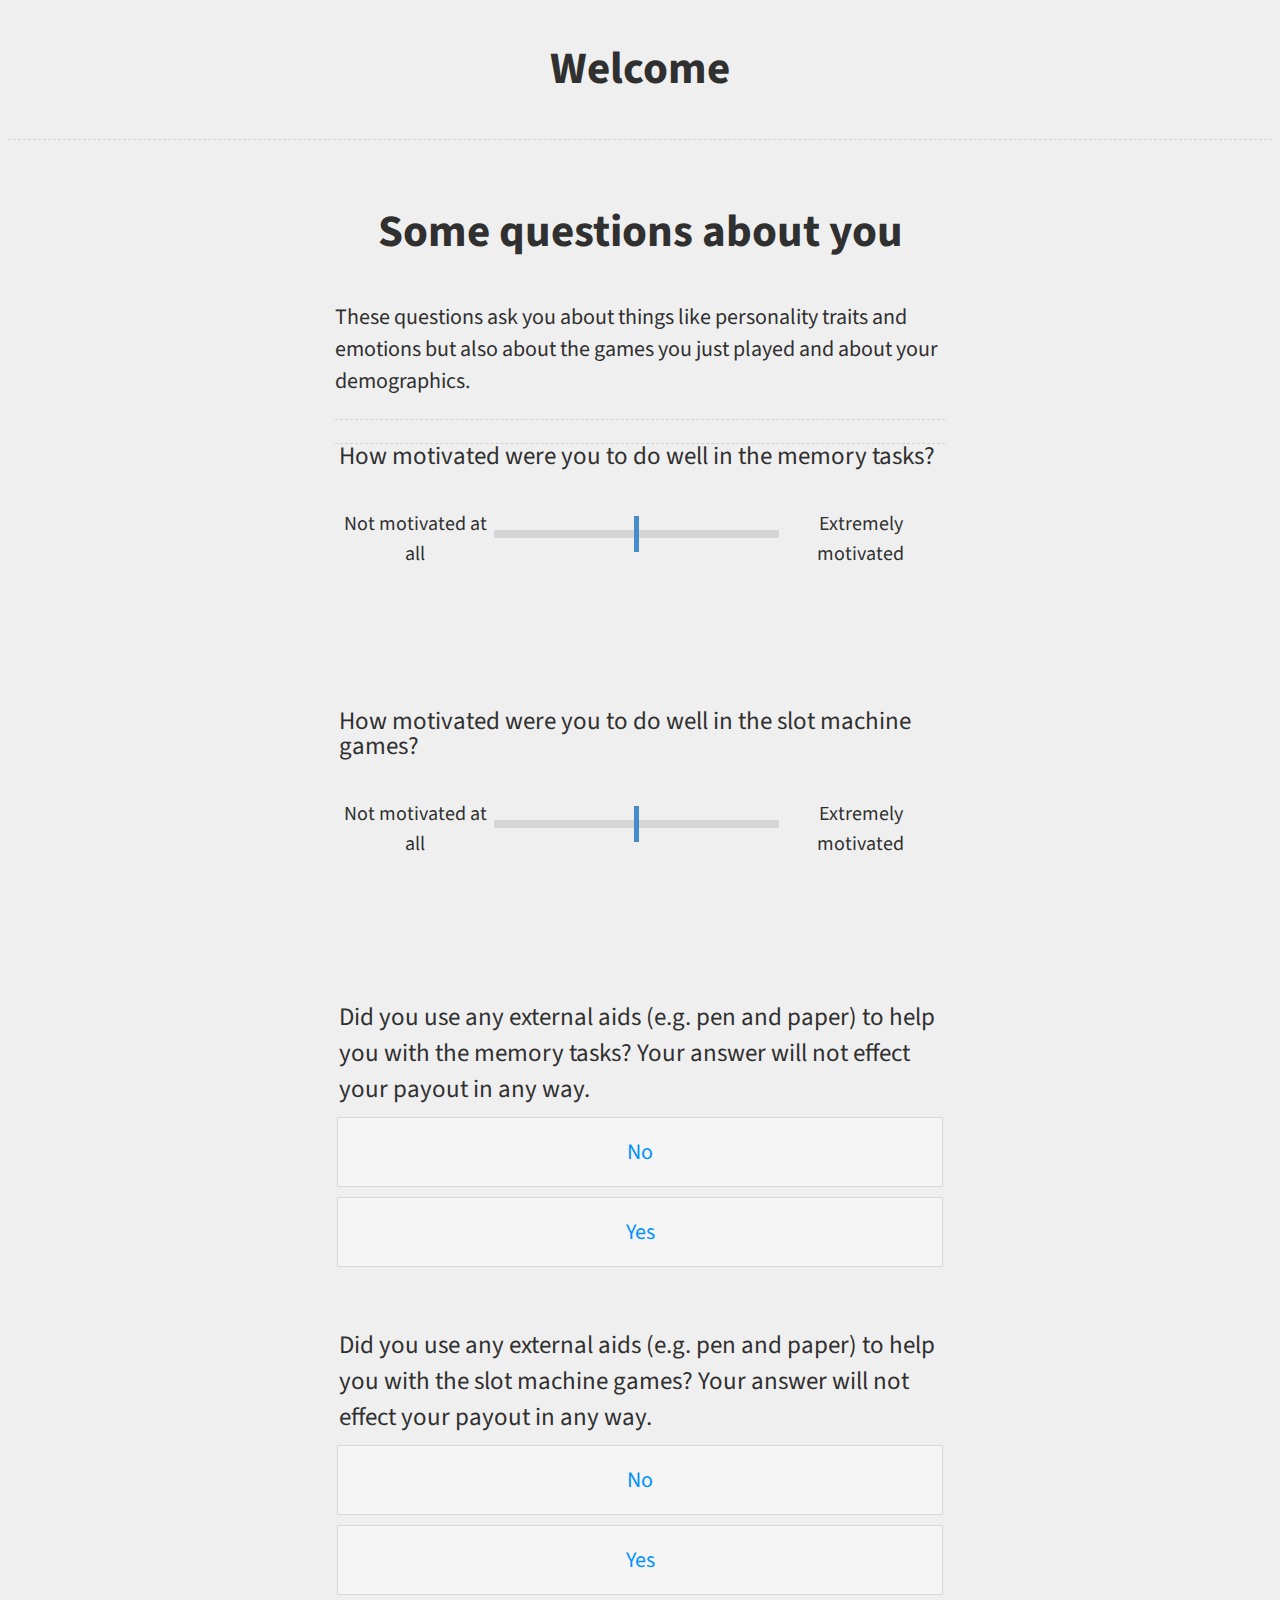
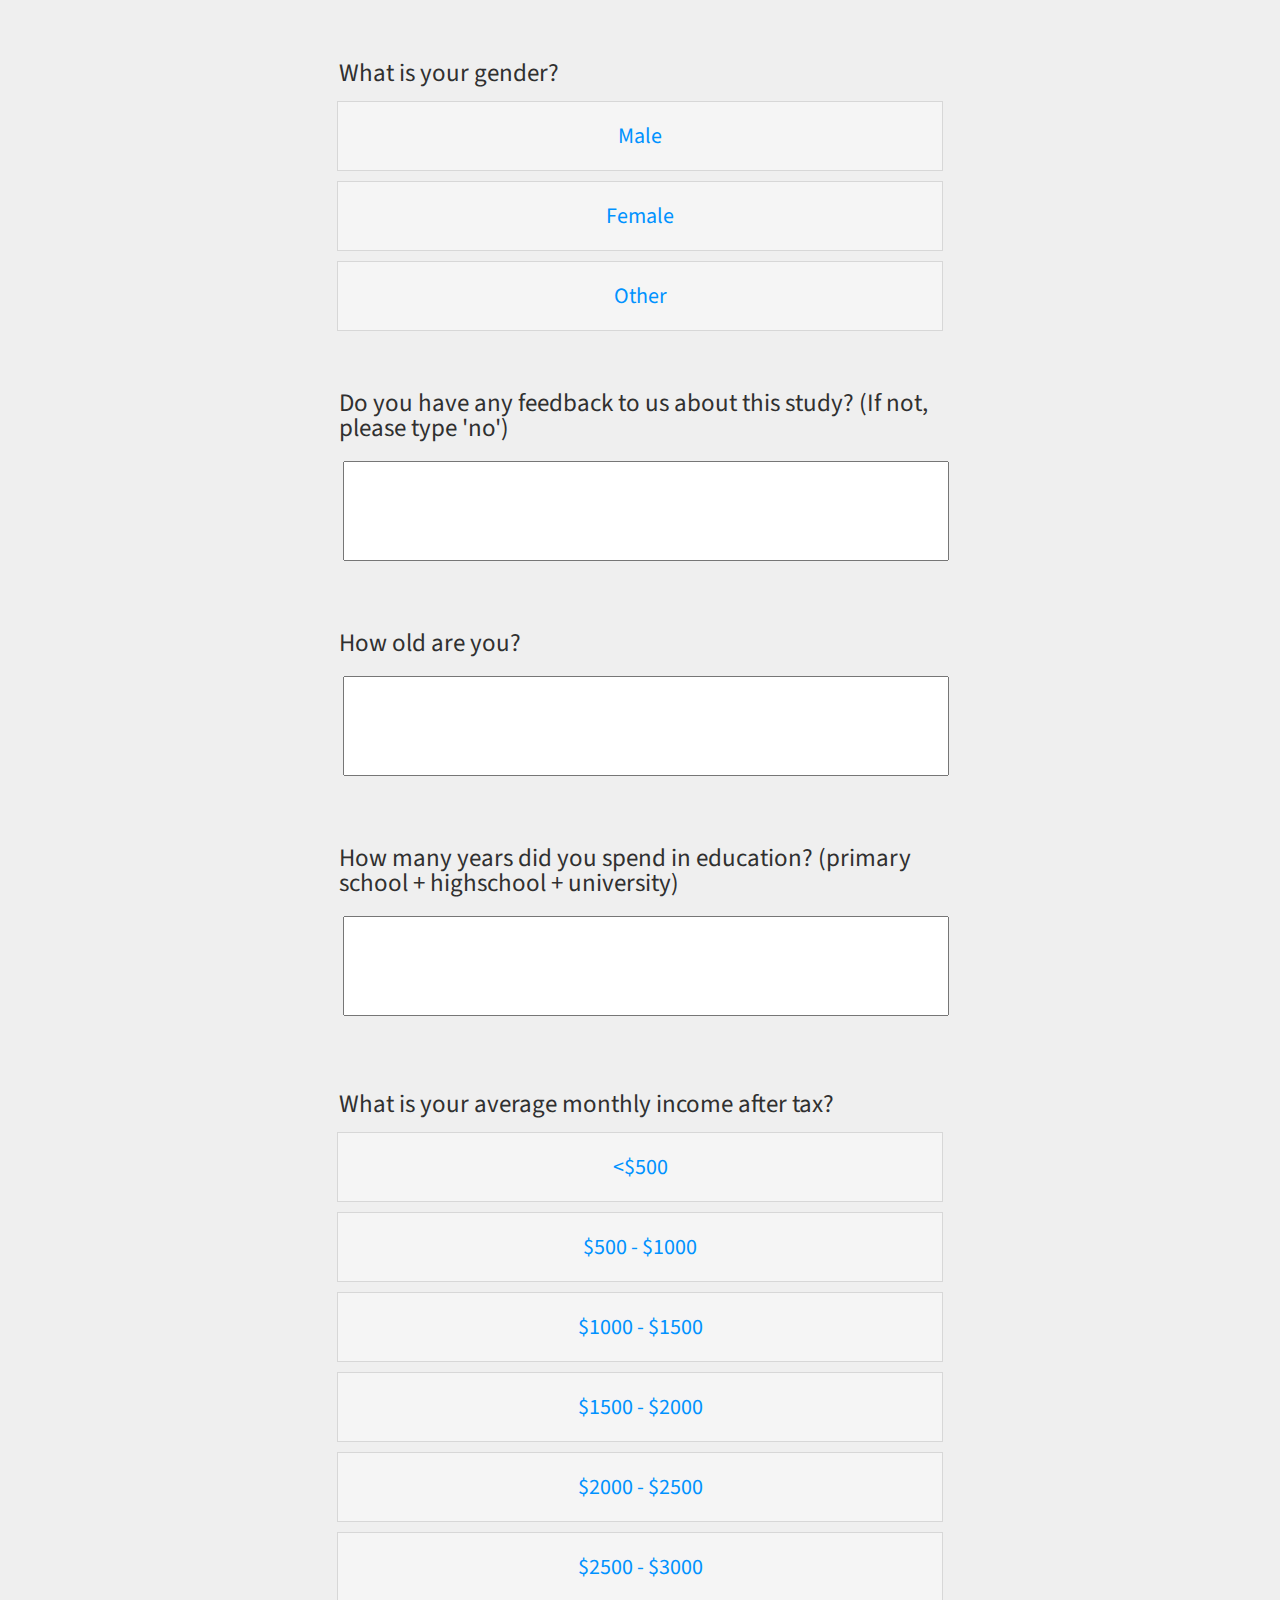
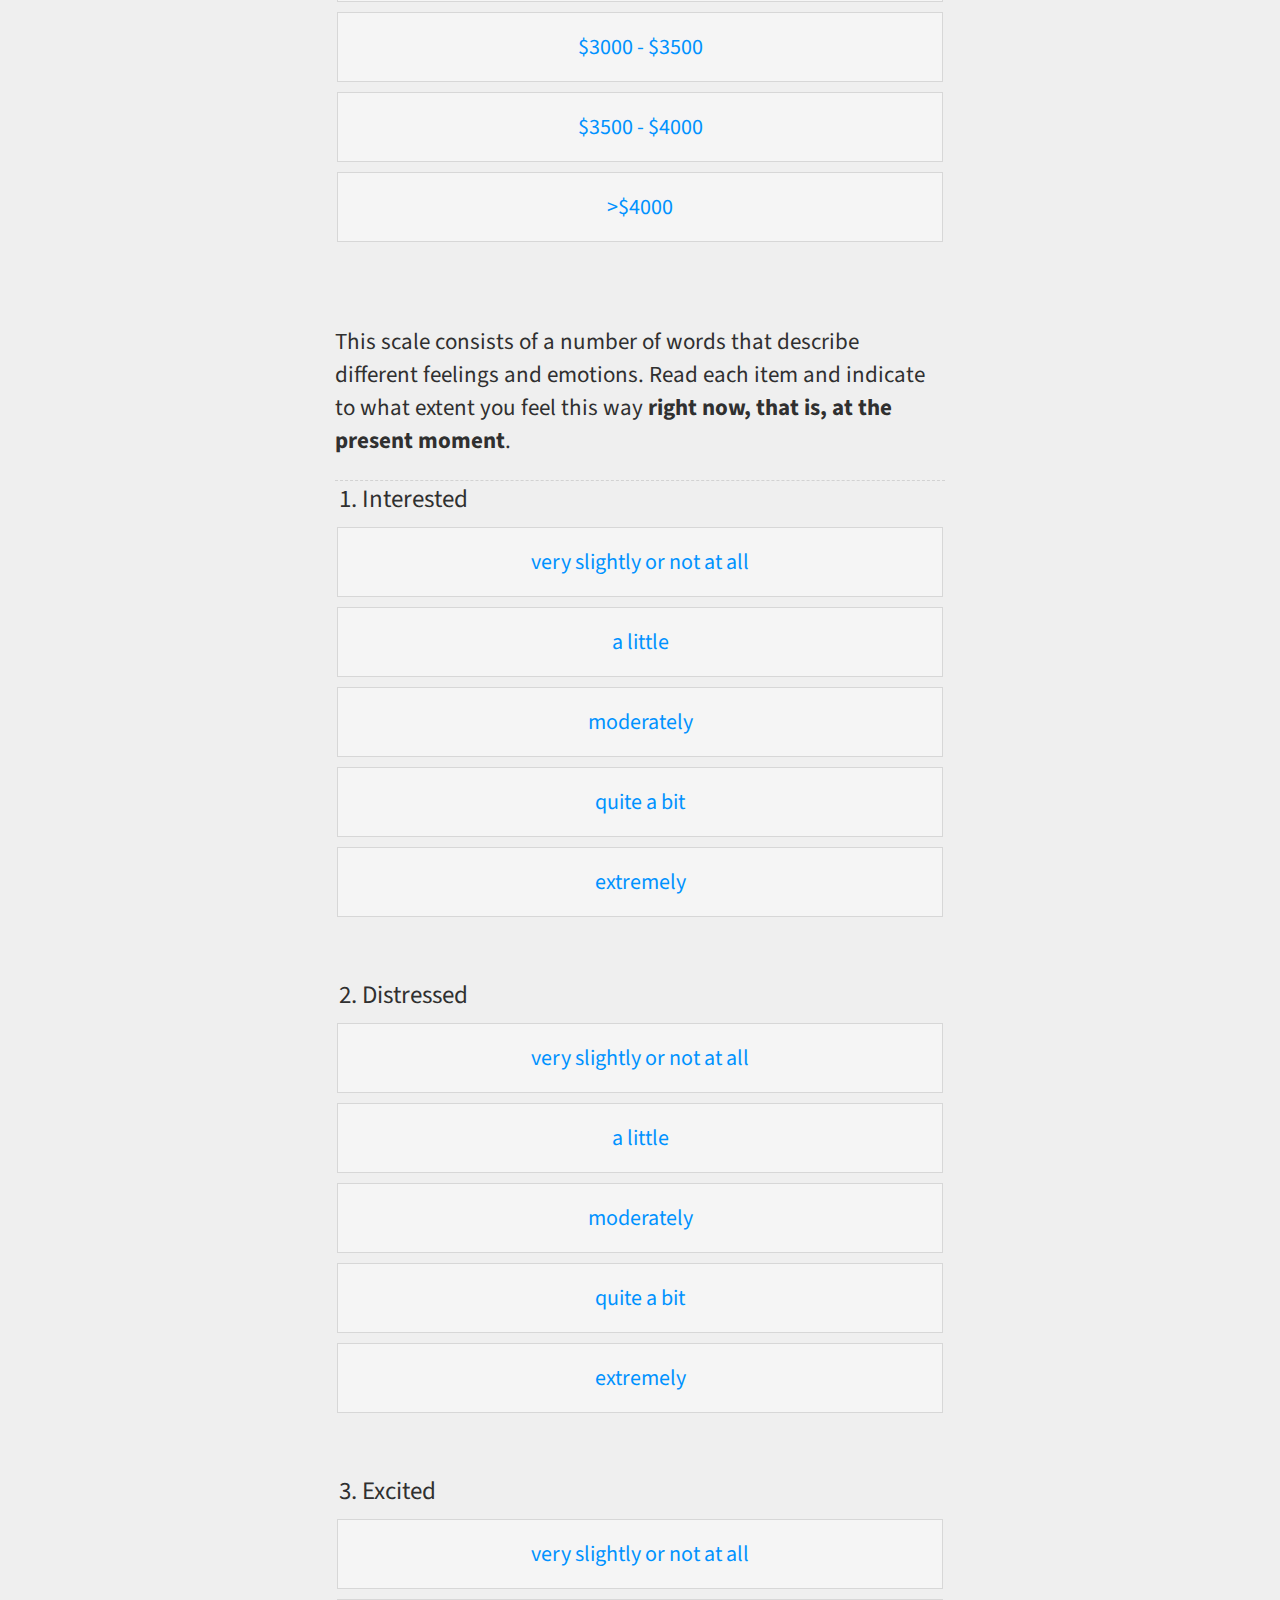
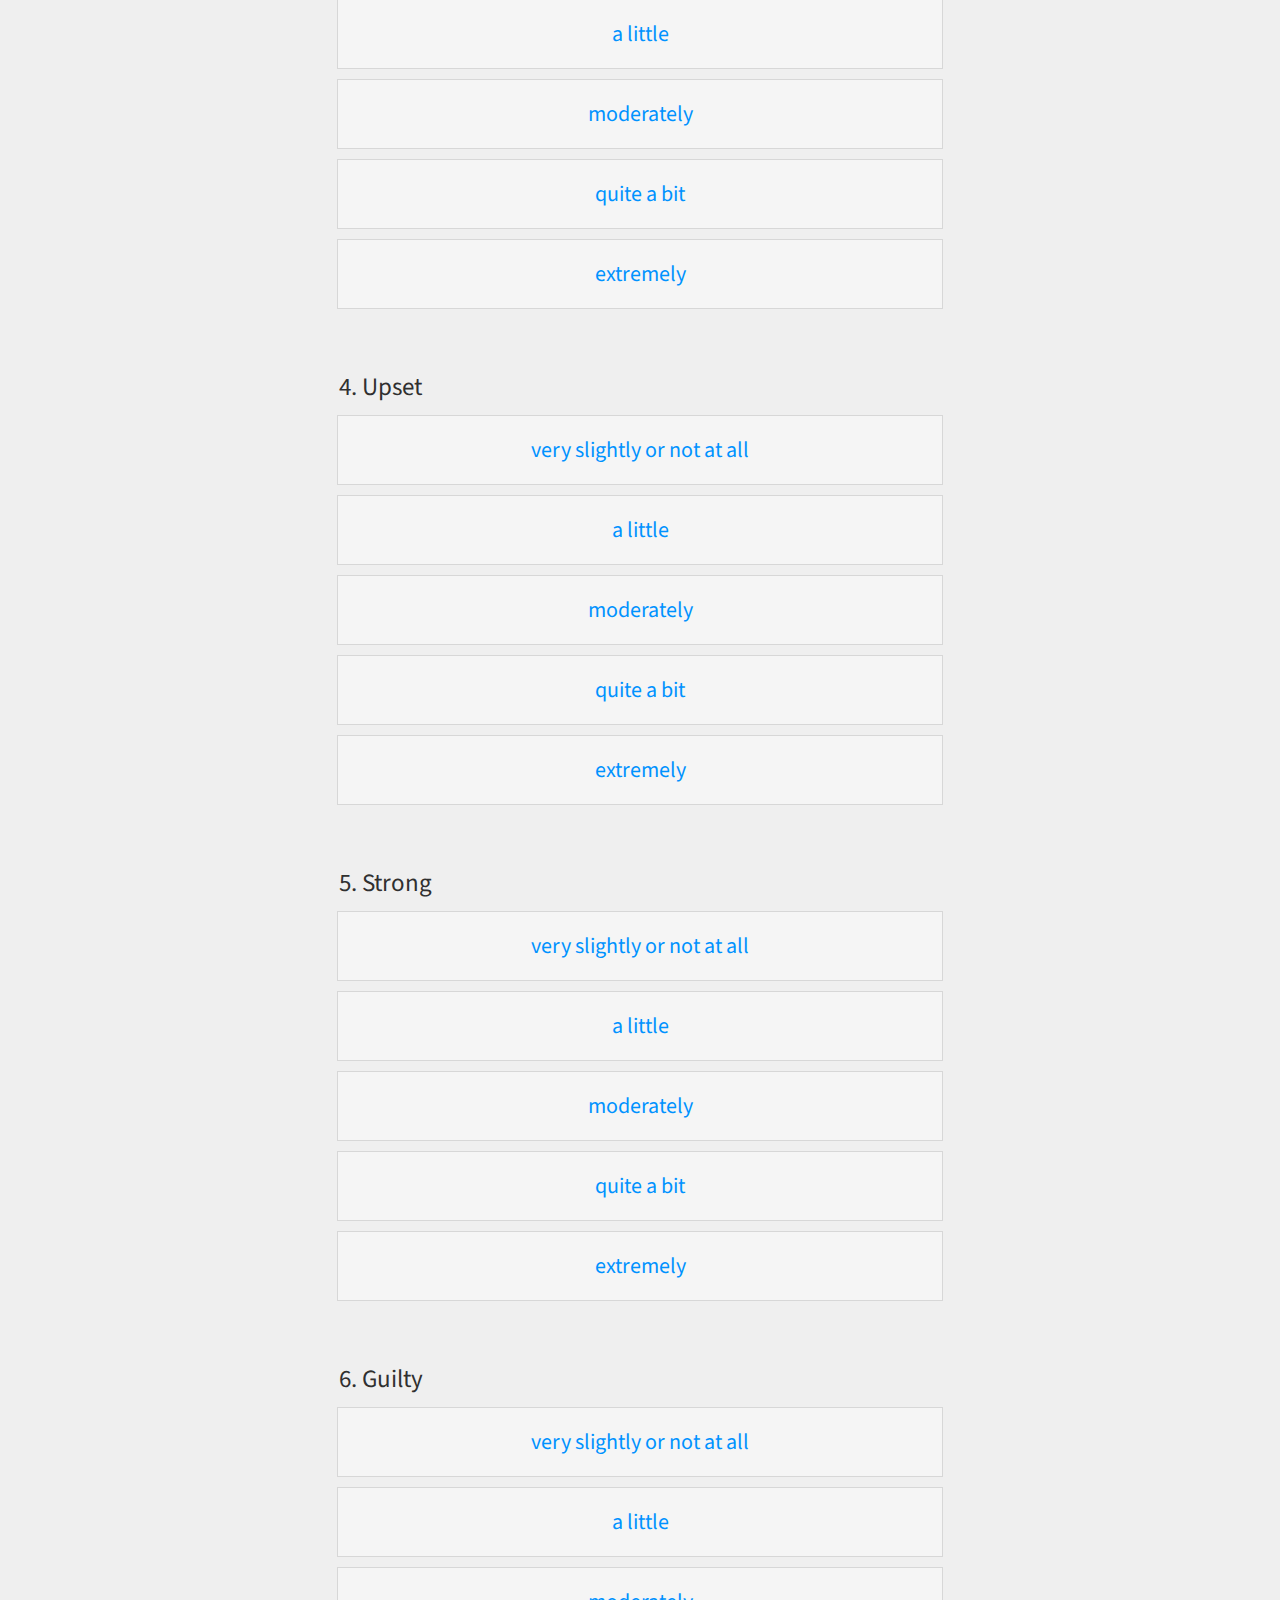
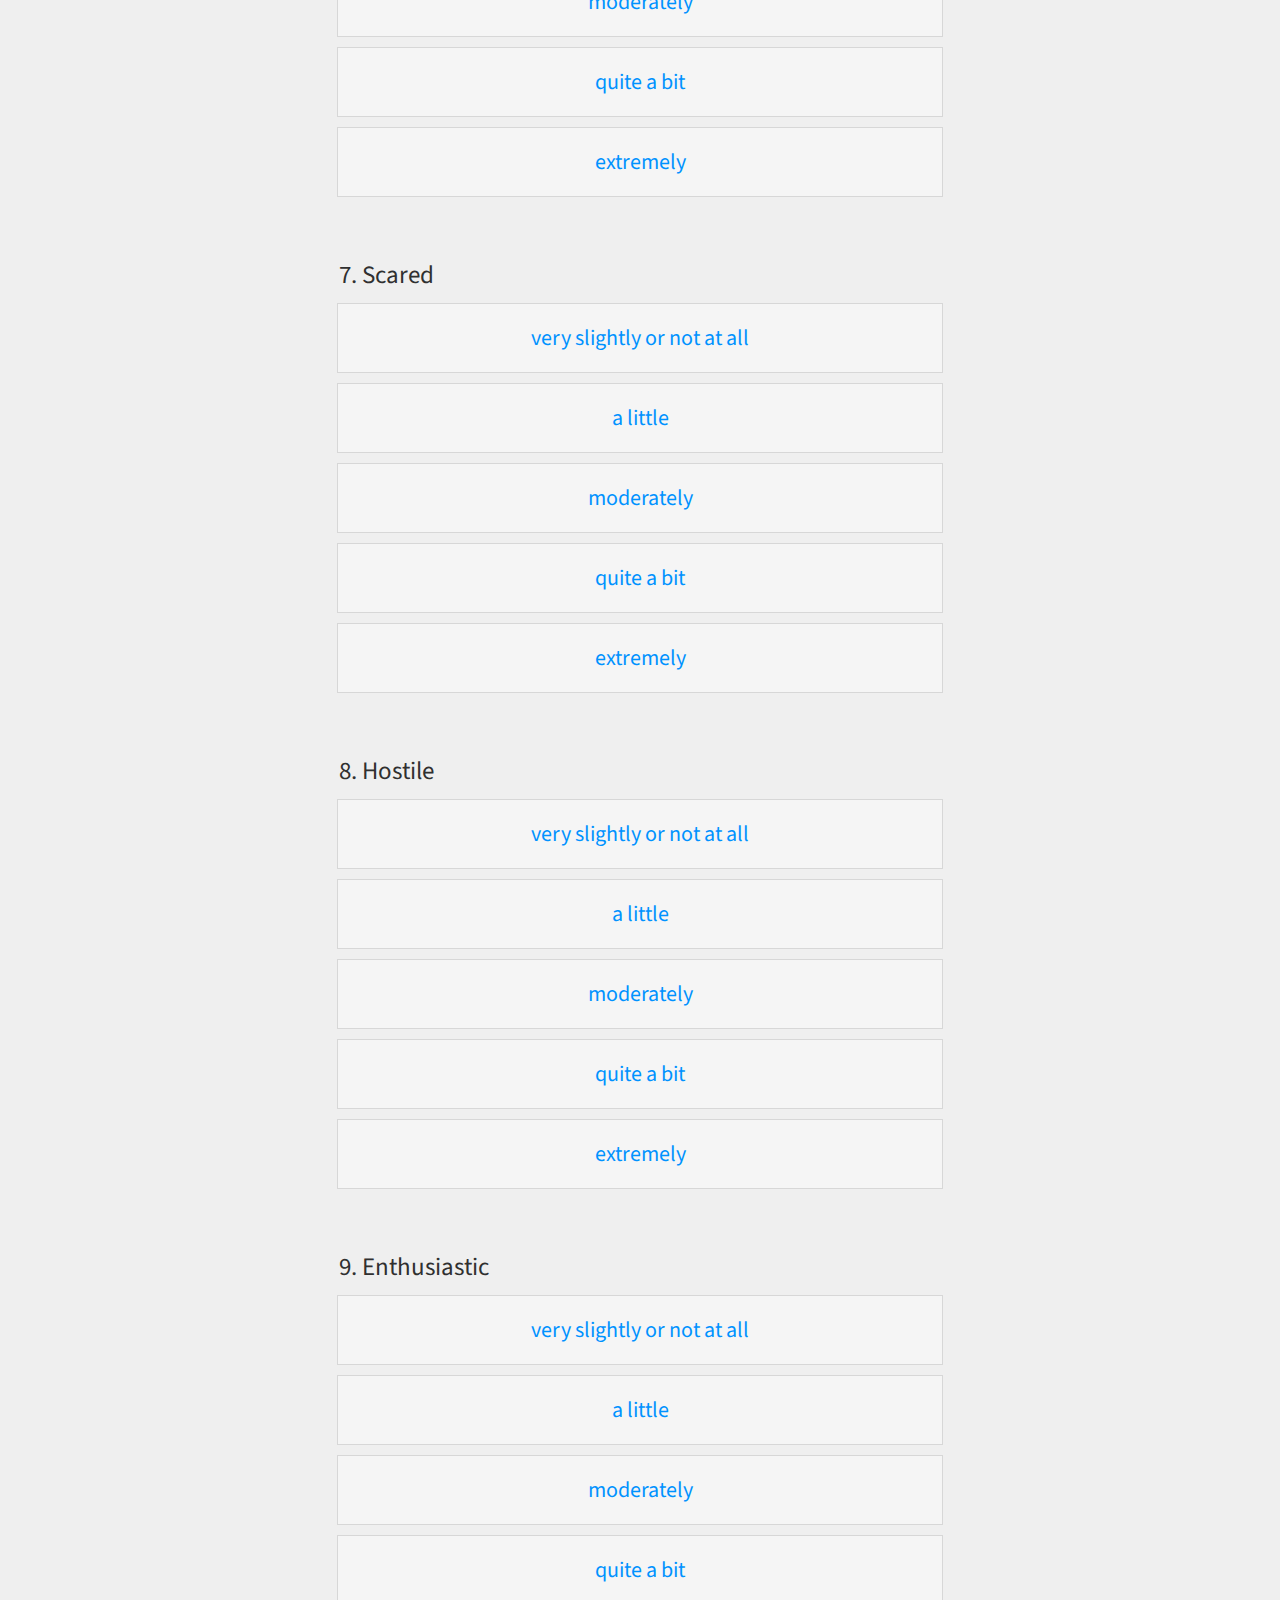
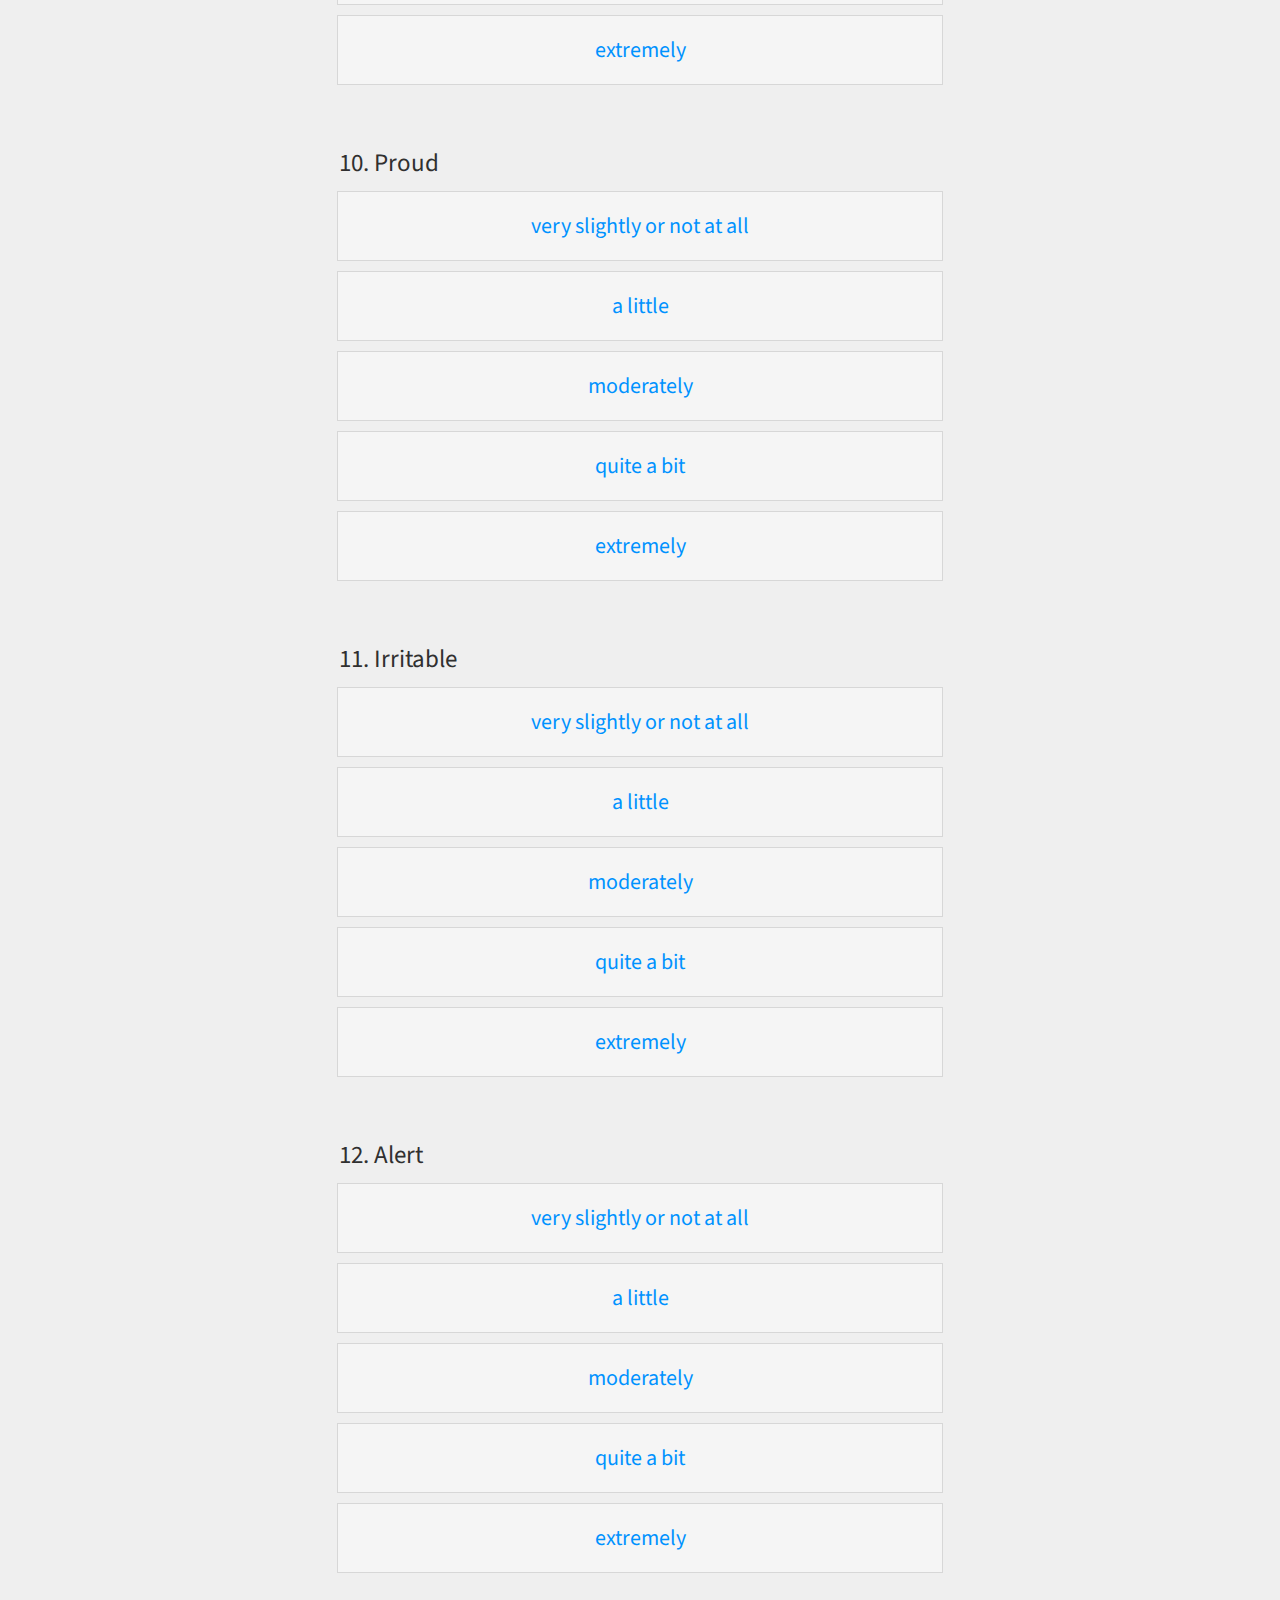
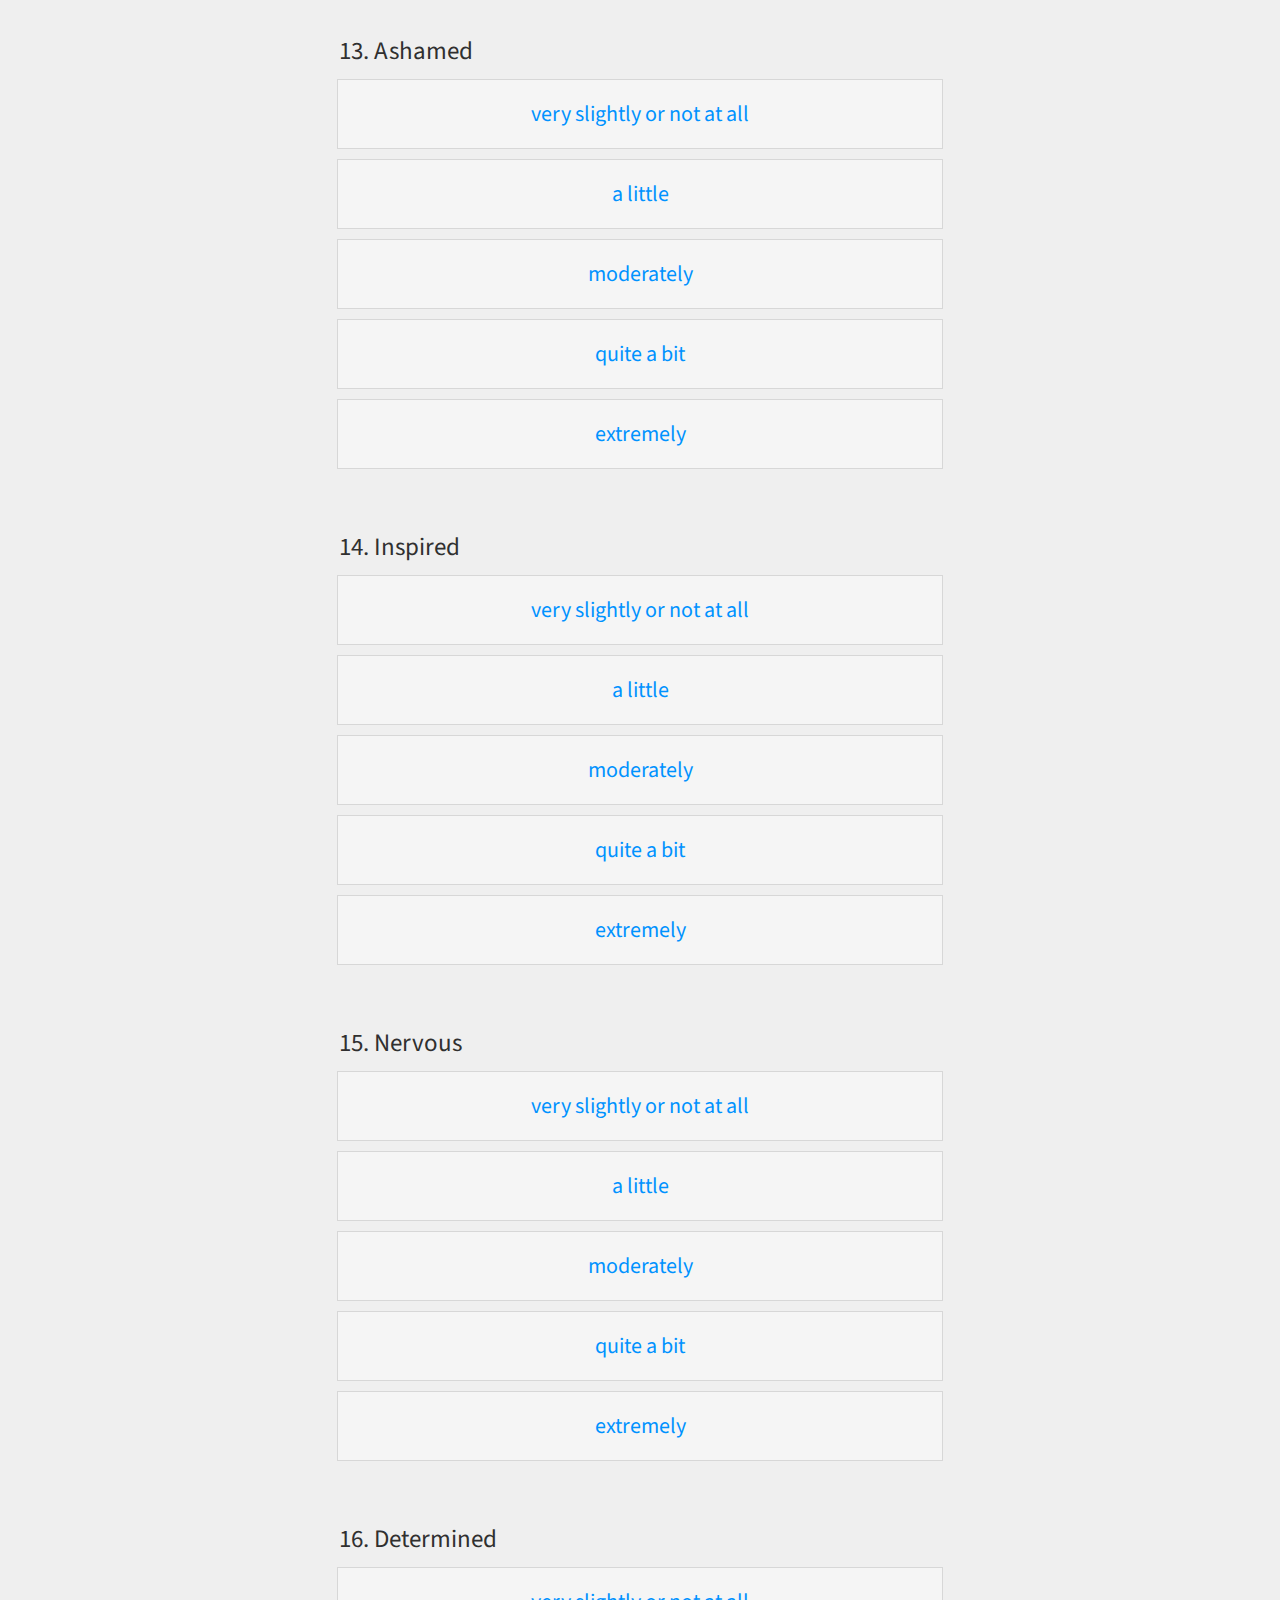
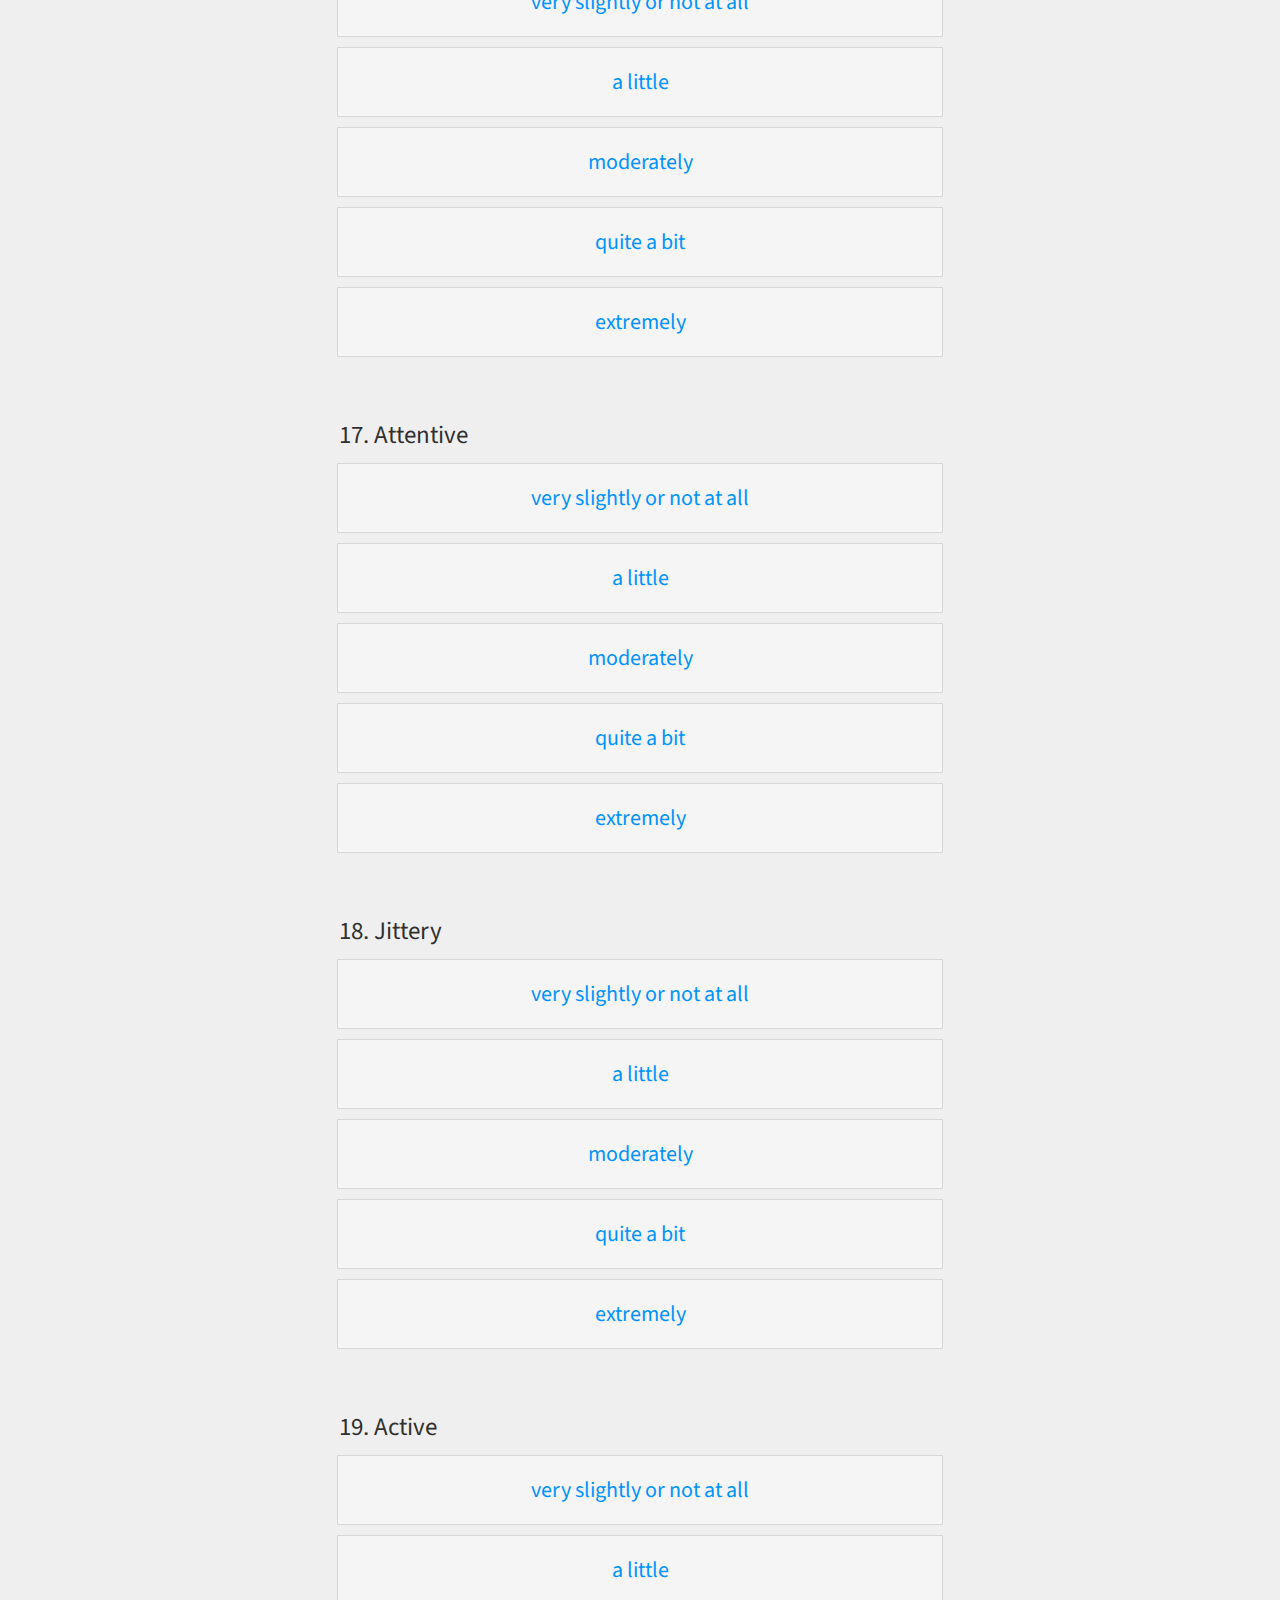
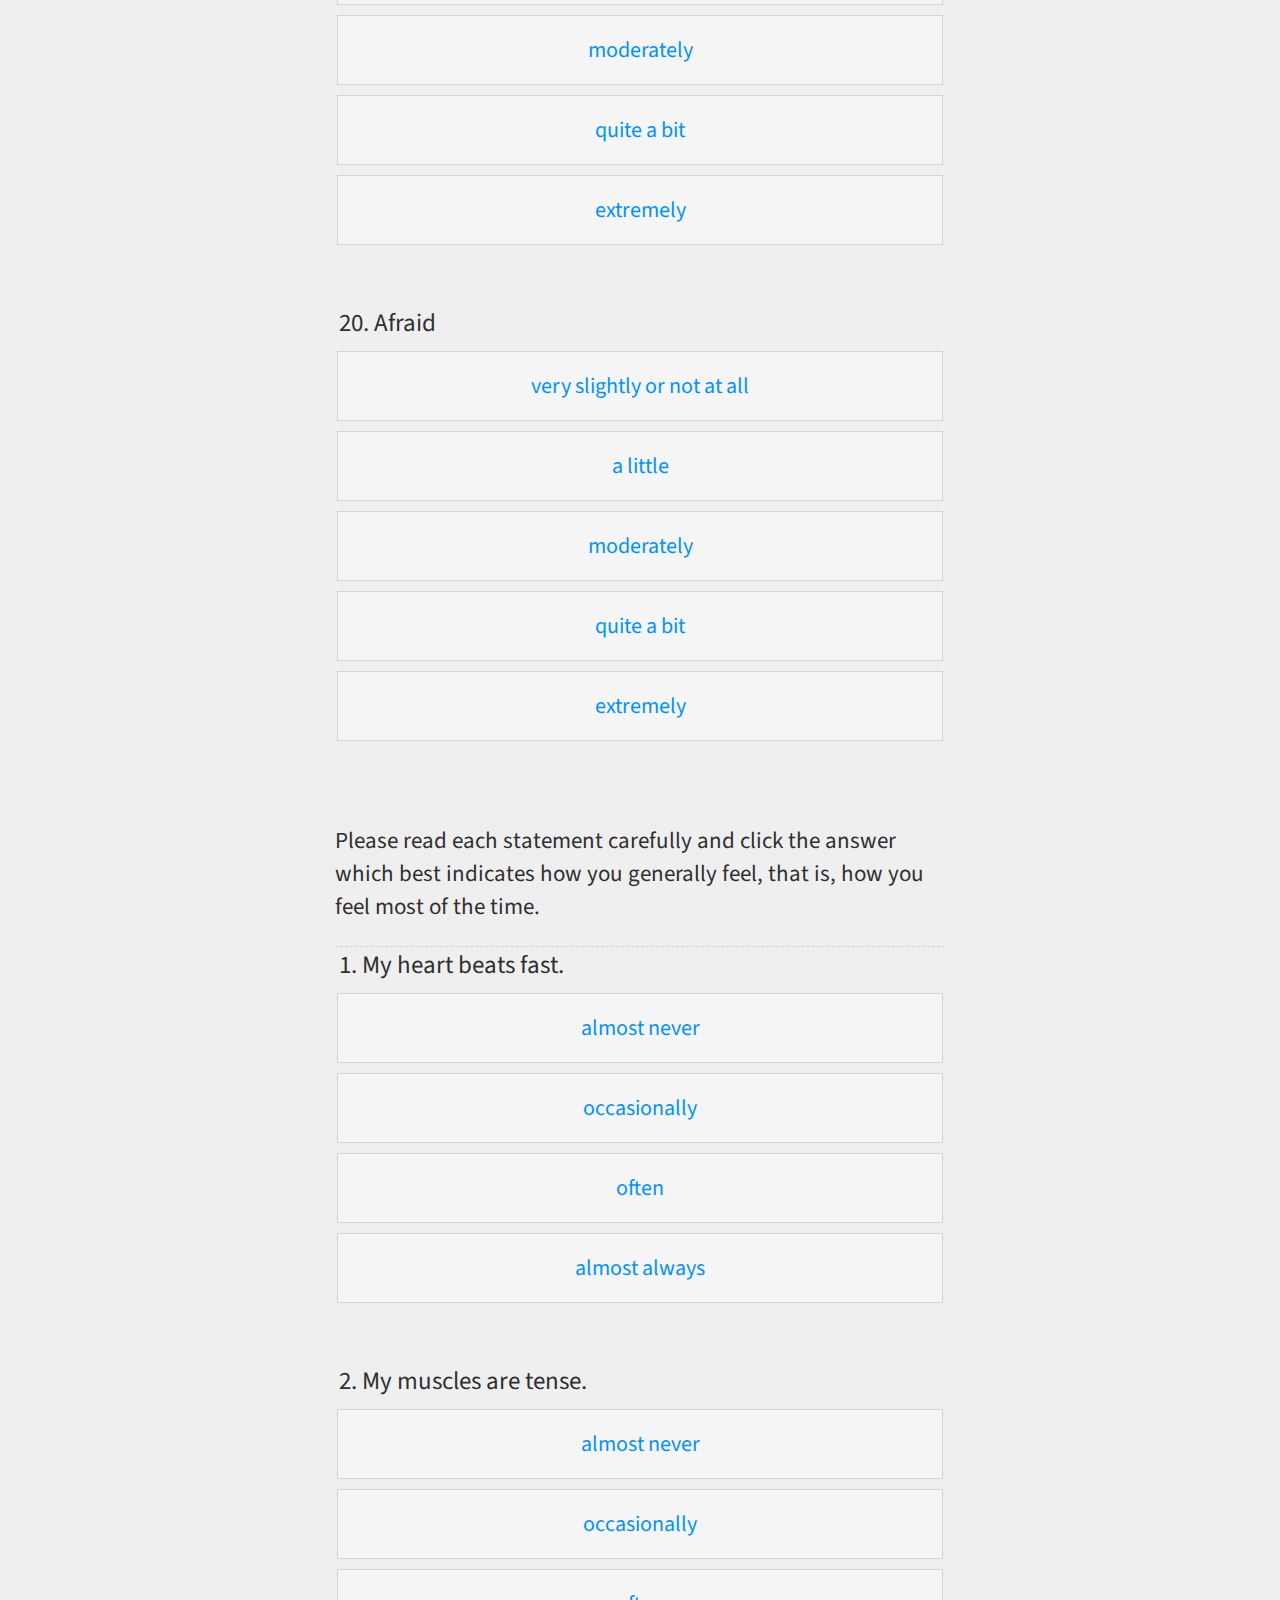
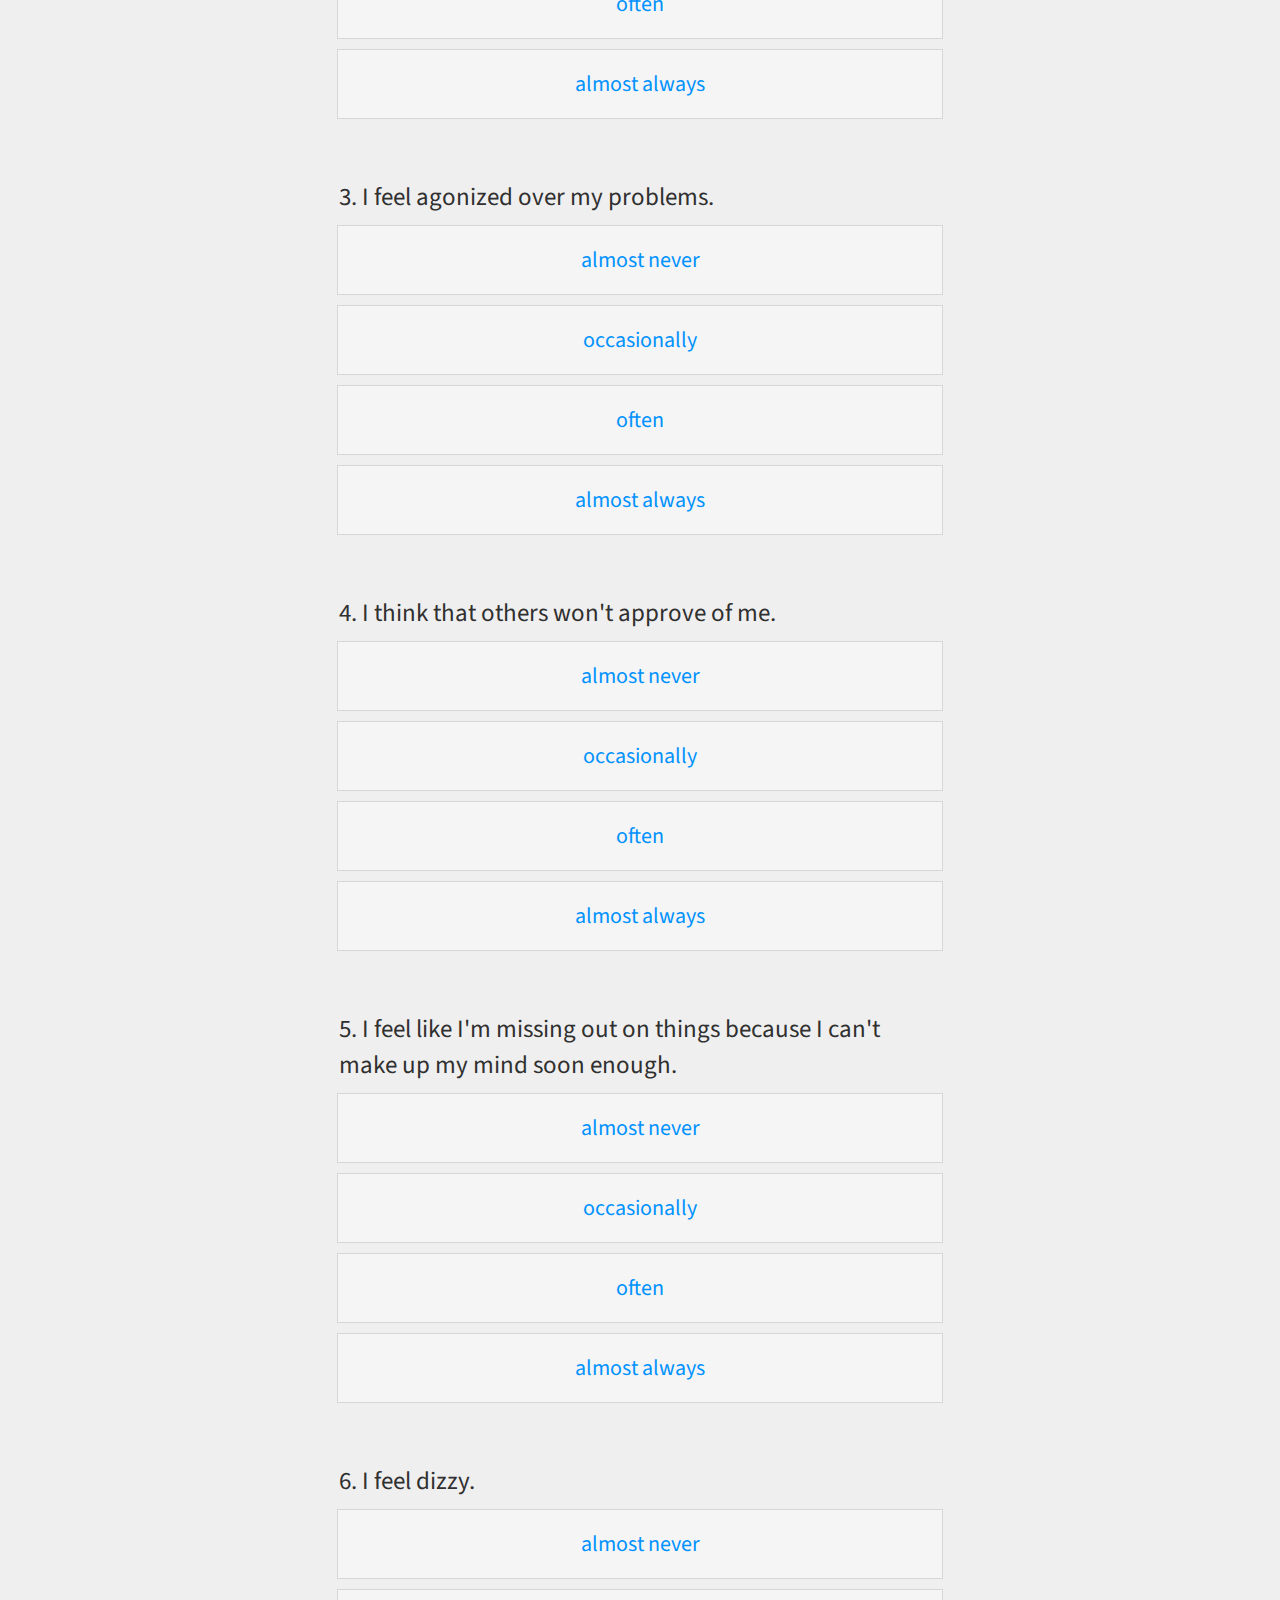
<file: upload/task/bandit task/questionnaires.html>
<!DOCTYPE html>
<html lang="en">

<head>
    <link rel="stylesheet" type="text/css" href="questionnaires.css">
    <script src="https://ajax.googleapis.com/ajax/libs/jquery/1.11.1/jquery.min.js"></script>
    <meta charset="UTF-8">
    <title>Questionnaires</title>
    
</head>

<div class="div" id="mainSection">
    <header class="form__header" id="header"><h2 id="header_title" class="form__title"></h2></header>
</div>

<div class="form" id = "questionnaire">
    <!-- <div id="subjectID" class="subjectID">
    </div> -->
    <header class="form__header">
        <h2 class="form__title" id="header">Some questions about you</h2>
        <p class="form__instruction">These questions ask you about things like personality traits and emotions but also about the games you just played and about your demographics.</p>
    </header>
    <div id="questionnaires">
    </div>
    
 
    <!-- <button type = "button" class = "submit_button" id = "continue">continue to game</button> -->


</div>

<script>


function getQueryVariable(variable)
{
    var query = window.location.search.substring(1);
    var vars = query.split("&");
    for (var i=0;i<vars.length;i++) {
        var pair = vars[i].split("=");
        if(pair[0] == variable){return pair[1];}
    }
    return(false);
}

$(document.getElementById("questionnaire")).hide()
var nextPage
var subjectID = getQueryVariable('PROLIFIC_PID');
var studyID
var start
var end
var totalTime
var session = getQueryVariable("session");

var uid;




  
document.getElementById('header_title').innerHTML = "Welcome";
    

// Don't let people complete the task on mobile devices
if (/Android|webOS|iPhone|iPad|iPod|BlackBerry|IEMobile|Opera Mini/i.test(navigator.userAgent)) {
    alert("Sorry, this task does not work on mobile devices");
    document.getElementById('consent').innerHTML = "";
}


var questionnaire_data
var submitted = false
var attention



function saveData(filedata) {
    var filename = "qs/"+subjectID+"_data_attention_" + attention + "_session_"+ session + ".txt"
    var filename_folder = "../data/" + filename;
    $.post("save_data.php", { postresult: filedata + "\n", postfile: filename_folder })
}

function createQuestion(questionnaireName, questionData) {
    // This function creates an individual item

    var f = document.createElement("form");
    f.setAttribute('method',"post");
    f.setAttribute('action',"submit.php");
    f.setAttribute('id', questionnaireName.concat('_' + questionData.qNumber.toString()));
    f.setAttribute("name", "form_");

    var fieldset = document.createElement("fieldset");
    fieldset.setAttribute("class", "form__options");
    fieldset.setAttribute('id', questionnaireName.concat('_' + questionData.qNumber.toString()));
    fieldset.setAttribute("name", "fs_");

    var legend = document.createElement("legend");
    legend.setAttribute("class", "form__question");
    legend.setAttribute("name", "legend");
    legend.append(questionData.prompt);

    fieldset.appendChild(legend);

    var labels = [];

    for (i = 0; i < questionData.labels.length; i++) {

        var p = document.createElement("p");
        p.setAttribute('class', 'form__answer');
        var c = document.createElement("input");
        c.type = "radio";
        c.id = questionnaireName.concat(questionData.qNumber.toString()).concat("answer".concat(i.toString()));
        c.name = "question";
        c.value = i;

        var l = document.createElement("label");
        l.setAttribute('for', c.id);
        l.setAttribute("style", "margin:-10px; padding: 18px 10px 50px 10px")
        l.append(questionData.labels[i]);

        p.appendChild(c);
        p.appendChild(l);

        labels.push(p);

        fieldset.appendChild(p)

    }

    f.appendChild(fieldset);


    return f;

}

function createQuestion_slider(questionnaireName, questionData) {


    var shockForm = document.createElement("form");
    shockForm.setAttribute('method',"post");
    shockForm.setAttribute('id', questionnaireName.concat('_' + questionData.qNumber.toString()));
    shockForm.setAttribute("name", "form_");
    shockForm.setAttribute('action',"submit.php");

    var shockFieldSet = document.createElement("fieldset");
    shockFieldSet.setAttribute("class", "form__options");
    shockFieldSet.setAttribute('id', questionnaireName.concat('_' + questionData.qNumber.toString()));
    shockFieldSet.setAttribute("name", "fs_");

    var legendShock = document.createElement("legend");
    legendShock.setAttribute("class", "questionDemo");
    legendShock.setAttribute("name", "legend");
    legendShock.innerHTML = questionData.prompt;

    shockFieldSet.appendChild(legendShock);

    var sliderBox = document.createElement("div");
    sliderBox.setAttribute("class", "slidecontainer");

    var slider = document.createElement("input");
    slider.setAttribute("type", "range");
    slider.setAttribute("min", "0");
    slider.setAttribute("max", "100");
    slider.setAttribute("class", "slider");
    slider.setAttribute("id", questionnaireName.concat('_' + questionData.qNumber.toString()));
    slider.name = 'question';

    var sliderLabelLeft = document.createElement("p");
    sliderLabelLeft.setAttribute("class", "sliderLabel");
    sliderLabelLeft.append(questionData.labels[0]);
    var sliderLabelRight = document.createElement("p");
    sliderLabelRight.setAttribute("class", "sliderLabel");
    sliderLabelRight.append(questionData.labels[1]);

    sliderBox.appendChild(sliderLabelLeft);
    sliderBox.appendChild(slider);
    sliderBox.appendChild(sliderLabelRight);

    shockFieldSet.appendChild(sliderBox);

    shockForm.appendChild(shockFieldSet);
    return shockForm
}

function createPreamble(preamble) {
    // This is used to generate an introduction to the the questionnaire
    var h = document.createElement("header");
    h.setAttribute("class", "form__header");
    h.setAttribute("name", "fs_");

    var p = document.createElement("p");
    p.setAttribute("class", "preamble");

    var div = document.createElement("div");
    div.innerHTML = preamble;

    p.appendChild(div);
    h.appendChild(p);

    return h

}




function createQuestionnaire(questionnaire_data) {
    // This function creates an entire questionnaire

    // Start with the introduction
    var preamble = createPreamble(questionnaire_data.preamble);
    document.getElementById('questionnaires').appendChild(preamble);

    // Loop through the items and add them
    for (j = 0; j < questionnaire_data.questions.length; j++) {

        questionnaire_data.questions[j].qNumber = j;

        if (j < questionnaire_data.questions.length - 1) {
            next = questionnaire_data.name.concat((j+1).toString());
        }

        document.getElementById('questionnaires').appendChild(createQuestion(questionnaire_data.name,
            questionnaire_data.questions[j], next));

    }

}

function createQuestionnaire_slider(questionnaire_data) {
    // This function creates an entire questionnaire

    // Start with the introduction
    var preamble = createPreamble(questionnaire_data.preamble);
    document.getElementById('questionnaires').appendChild(preamble);

    // Loop through the items and add them
    for (j = 0; j < questionnaire_data.questions.length; j++) {
      
        questionnaire_data.questions[j].qNumber = j;

        if (j < questionnaire_data.questions.length - 1) {
            next = questionnaire_data.name.concat((j+1).toString());
        }

        document.getElementById('questionnaires').appendChild(createQuestion_slider(questionnaire_data.name,
            questionnaire_data.questions[j], next));

    }

}

function createDemographics() {
            // This creates demographics questions
            // This isn't automatically generated from a JSON file - these are entered manually here
        
            var preamble = createPreamble("");
        
            document.getElementById('questionnaires').appendChild(preamble);
        
            // How motivated were you to do well in the memory tasks?

            qDataMemMotivation = {
                qNumber: 0,
                prompt: "How motivated were you to do well in the memory tasks?",
                labels: ['Not motivated at all', 'Extremely motivated']
            };
        
            motivMemQ = createQuestion_slider('motiv_mem', qDataMemMotivation);
            document.getElementById('questionnaires').appendChild(motivMemQ);

            // How motivated were you to do well in the slot machine games?

            qDataSlotMotivation = {
                qNumber: 0,
                prompt: "How motivated were you to do well in the slot machine games?",
                labels: ['Not motivated at all', 'Extremely motivated']
            };

            motivSlotQ = createQuestion_slider('motiv_slot', qDataSlotMotivation);  
            document.getElementById('questionnaires').appendChild(motivSlotQ);

            // did you use any external aids (e.g. pen and paper) to help you with the memory tasks?

            qDataMemAid = {
                qNumber: 0,
                prompt: "Did you use any external aids (e.g. pen and paper) to help you with the memory tasks? Your answer will not effect your payout in any way.",
                labels: ['No', 'Yes']
            };

            memAidQ = createQuestion('mem_aid', qDataMemAid);
            document.getElementById('questionnaires').appendChild(memAidQ);

            // did you use any external aids (e.g. pen and paper) to help you with the slot machine games?

            qDataSlotAid = {
                qNumber: 0,
                prompt: "Did you use any external aids (e.g. pen and paper) to help you with the slot machine games? Your answer will not effect your payout in any way.",
                labels: ['No', 'Yes']
            };

            slotAidQ = createQuestion('slot_aid', qDataSlotAid);
            document.getElementById('questionnaires').appendChild(slotAidQ);

            // Gender
            qDataSex = {
                qNumber: 0,
                prompt: "What is your gender?",
                labels: ['Male', 'Female', 'Other']
            };
        
            sexQuestion = createQuestion('Sex', qDataSex);
            document.getElementById('questionnaires').appendChild(sexQuestion);

            // feedback

            var feedForm = document.createElement("form");
            feedForm.setAttribute('method',"post");
            feedForm.setAttribute('id', "feedback");
            feedForm.setAttribute("name", "form_");

            var feedFieldSet = document.createElement("fieldset");
            feedFieldSet.setAttribute("class", "form__options");
            feedFieldSet.setAttribute('id', "feedback");
            feedFieldSet.setAttribute("name", "fs_");

            var legendBack = document.createElement("legend");
            legendBack.setAttribute("class", "questionDemo");
            legendBack.append("Do you have any feedback to us about this study? (If not, please type 'no')");
            legendBack.setAttribute("name", "legend");
            legendBack.name = 'question';

            feedFieldSet.appendChild(legendBack);

            var feedbox = document.createElement("input");
            feedbox.setAttribute("class", "textEntry");
            feedbox.setAttribute("type", "text");
            feedbox.setAttribute("id", "feedback");
            feedbox.name = 'question';

            feedFieldSet.appendChild(feedbox);

            feedForm.appendChild(feedFieldSet);
            document.getElementById('questionnaires').appendChild(feedForm);
        
        
            // Age
            var ageForm = document.createElement("form");
            ageForm.setAttribute('method',"post");
            ageForm.setAttribute('id', "age");
            ageForm.setAttribute("name", "form_");
        
            var ageFieldSet = document.createElement("fieldset");
            ageFieldSet.setAttribute("class", "form__options");
            ageFieldSet.setAttribute('id', "age");
            ageFieldSet.setAttribute("name", "fs_");
        
            var legendAge = document.createElement("legend");
            legendAge.setAttribute("class", "questionDemo");
            legendAge.append("How old are you?");
            legendAge.setAttribute("name", "legend");
            legendAge.name = 'question';
        
            ageFieldSet.appendChild(legendAge);
        
            var box = document.createElement("input");
            box.setAttribute("class", "textEntry");
            box.setAttribute("type", "text");
            box.setAttribute("id", "Age");
            box.name = 'question';
        
            ageFieldSet.appendChild(box);
        
            ageForm.appendChild(ageFieldSet);
            document.getElementById('questionnaires').appendChild(ageForm);

            // years in education

            var eduForm = document.createElement("form");
            eduForm.setAttribute('method',"post");
            eduForm.setAttribute('id', "edu");
            eduForm.setAttribute("name", "form_");
        
            var eduFieldSet = document.createElement("fieldset");
            eduFieldSet.setAttribute("class", "form__options");
            eduFieldSet.setAttribute('id', "edu");
            eduFieldSet.setAttribute("name", "fs_");
        
            var legendEdu = document.createElement("legend");
            legendEdu.setAttribute("class", "questionDemo");
            legendEdu.append("How many years did you spend in education? (primary school + highschool + university)");
            legendEdu.setAttribute("name", "legend");
            legendEdu.name = 'question';
        
            eduFieldSet.appendChild(legendEdu);
        
            var box = document.createElement("input");
            box.setAttribute("class", "textEntry");
            box.setAttribute("type", "text");
            box.setAttribute("id", "Edu");
            box.name = 'question';
        
            eduFieldSet.appendChild(box);
        
            eduForm.appendChild(eduFieldSet);
            document.getElementById('questionnaires').appendChild(eduForm);

            // income

            qDataIncome = {
                qNumber: 0,
                prompt: "What is your average monthly income after tax?",
                labels: ['<$500', '$500 - $1000', '$1000 - $1500', '$1500 - $2000', '$2000 - $2500', '$2500 - $3000','$3000 - $3500', '$3500 - $4000', '>$4000']
            };
        
            incomeQuestion = createQuestion('income', qDataIncome);
            document.getElementById('questionnaires').appendChild(incomeQuestion);

        }

function getValues() {
    // This function gets the recorded values for every item
    // As it goes through, it highlights any items that weren't answered in red
    // And then scrolls to them on completion

    // All items have an ID starting with fs_
    submitted = true
    var inputs = document.getElementsByName("fs_");

    // Loop through the items nad get their values
    values = {};
    incomplete = [];

    for (i = 0; i < inputs.length; i++) {

        if (inputs[i].id.length > 0) {
            
            // Get responses to questionnaire items
            id = inputs[i].id;
            legend = inputs[i].querySelectorAll('[name="legend"]')[0];

            checked = inputs[i].querySelector('input[name="question"]:checked');

            if (checked != null) {
                legend.style.color = "#000000";
                value = checked.value;
                values[id] = value;
                
            }

            // Get responses to text items
            else if (inputs[i].querySelector('input[type="text"]')) {

                value = inputs[i].querySelector('input[type="text"]').value;
                if (value.length == 0) {

                    legend.style.color = "#ff0000";
                    incomplete.push(id);
                }

                else {
                    legend.style.color = "#000000";
                    values[id] = value;
                }
            }

            // Get responses to slider items
            else if (inputs[i].querySelector('input[type="range"]')) {
                value = inputs[i].querySelector('input[type="range"]').value;
                values[id] = value;

            }

            else {
                legend.style.color = "#ff0000";
                incomplete.push(id);
            }

            values[id] = values[id];
        }

    }

    // This checks for any items that were missed and scrolls to them
    if (incomplete.length > 0) {

        $('html, body').animate({ // go to first missed items
                scrollTop: $(document.getElementById(incomplete[0])).offset().top - 100
                }, 400);
       

        if(incomplete.length > 1){ // if you missed more than one item
           
            for (i = 0; i < incomplete.length -1; i++){ // loops through all missed questions and attaches an event listener to each of them
            
            $(document.getElementById(incomplete[i])).children().click(function (e) { 
                var target = e.target.parentElement.parentElement.parentElement.id // name of the given question
                var n = incomplete.indexOf(target)// I can't simply use i as the index as it is already done with the loop by the time one clicks
                var nextMiss = document.getElementById(incomplete[n+1])
                $('html, body').animate({ // go to next question
                scrollTop: $(nextMiss).offset().top - 100
                }, 400);
            });

            }
        }

        

        
      }
         
    

    // If everything is complete, save the data
    else {

        end = Number(new Date());
        totalTime = (end - start)/60000; // time it took in minutes instead of milliseconds
        values["rt"] = totalTime;

        // do attention check

        attention = 0
        if (values["STICSA_9"] == "3") {
            attention += 1

        }
        if (values["PHQ_9_6"] == "0"){
            attention += 1

        }
        values["attention1"] = attention;
        console.log(values)

        // save data
        saveData(JSON.stringify(values));

        // move onto next page after a little delay to make sure data is saved
        
        setTimeout(function(){
            $(document.getElementById("questionnaires")).hide()
            $(document.getElementById("header")).hide()
            window.scrollTo(0,0)
            var complete_url = nextPage;    
            document.getElementById('questionnaire').firstElementChild.innerHTML = 'This is the end of this study. Thank you very much for your participation. <br/>Your data has been recorded.<br/>Please click' +
            ' <a href="' + complete_url + '">here</a> to return to Prolific';
        }, 2000);

        

        
    }


}
    
var startQuestionnaires = function() {



    // GET URL VARIABLES
    // Get Prolific ID from URL
    // if (window.location.search.indexOf('PROLIFIC_PID') > -1) {
    //     subjectID = getQueryVariable('PROLIFIC_PID');
    // }
    // // If no ID is present, generate one using random numbers - this is useful for testing
    // else {
    //     var subjectID = 'test-' + Math.floor(Math.random() * (2000000 - 0 + 1)) + 0; 
    // }

    
    start = Number(new Date()); // time how long they take for the questionnaires


    $(document.getElementById("questionnaire")).show()


    // Load questionnaires
    $.getJSON('questionnaires.json', function (data) {
        // THis function creates the whole questionnaire
        // document.getElementById("continue").style.display = "none"
        questionnaire_data = data;

        var fullurl = window.location.href;


        // extract URL parameters (FROM: https://s3.amazonaws.com/mturk-public/externalHIT_v1.js)
        function turkGetParam(name) {
        var regexS = "[\?&]" + name + "=([^&#]*)";
        var regex = new RegExp(regexS);
        if (typeof fullurl == "undefined"){ // I added this part to the original code bc otherwise it would throw errors when running it locally

            return Math.floor(Math.random() * 10000);

        } else {
            var tmpURL = fullurl;
            var results = regex.exec(tmpURL);
            if (results == null) {
                return Math.floor(Math.random() * 10000);
            } else {
                return results[1];
        }
        }
    }

        nextPage = "https://app.prolific.com/submissions/complete?cc=C8GHU3A8" // experiment done



        // This creates questions to ask about demographic information
        createDemographics();

        // THis creates every questionnaire of interest
        // A smarter way to do this would be to shuffle the keys of the questionnaire_data object
        // and then loop through them, rather than creating them all individually as I've done here

        createQuestionnaire(questionnaire_data.PANAS);
        createQuestionnaire(questionnaire_data.STICSA);
        createQuestionnaire(questionnaire_data.BIG_5);
        createQuestionnaire(questionnaire_data.PHQ_9);
        createQuestionnaire(questionnaire_data.CEI);


        // This next section just deals with scrolling between items automatically (but not if we are scrolling through missed items)
        
        

        // this makes it move to next question (had to put this piece of code here bc it needs the questionnaire element being displayed to work)
        var forms = document.getElementsByName("fs_");

        for (i = 3; i < forms.length; i++) {
            // Generate function to scroll to next question if we're not on the last question
            if (i < forms.length - 1) {
                forms[i].setAttribute("scrollPos", $(forms[i + 1]).offset().top - 200);

                $(forms[i]).children().children().click(function () {
                    if (!submitted){ //if submit has been pressed, the other scroll on function in the getValues function does the job
                    $('html, body').animate({
                        scrollTop: $(this).parent().parent().attr("scrollPos")
                    }, 400);

                    
                }
                });
            }
        }

        // Create the submit button
        var submit = document.createElement('button');
        submit.setAttribute("class", "submit_button");
        submit.setAttribute("type", "button");
        submit.setAttribute("id", "submit");
        submit.append("Submit");

        var submit_form = document.createElement("form");
        submit_form.setAttribute("class", "submitContainer");
        submit_form.appendChild(submit);
        document.getElementById('questionnaires').appendChild(submit_form);

        // Function to call when the submit button is clicked
        document.getElementById('submit').onclick = getValues;

    });

}


startQuestionnaires();


</script>


<!-- <div id="surveyElement"></div>
<div id="surveyResult" style='display:none'></div>
<div style="width:50px;margin:0 auto; display:none" id = 'gridsearchButton'>
  <a href="index.html" id="gridsearchLink"><button class ="btn btn-success">continue to game</button></a> 
</div> -->
</file>
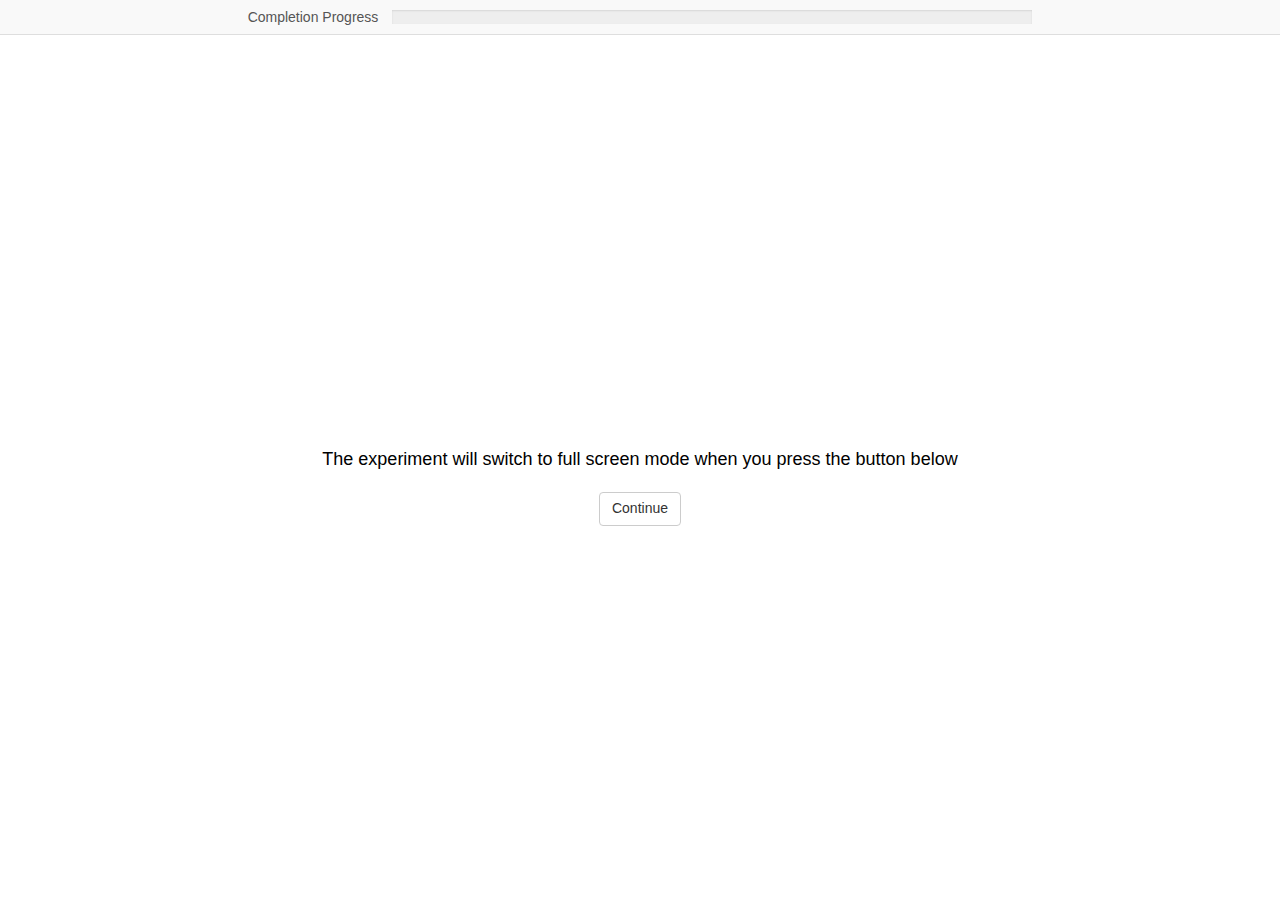
<file: upload/task/wm-tasks/experiments/operation_span_task.html>
<html>

<head>
  <title>WM operation span task</title>
  <script src="../seedrandom.min.js"></script>
  <script src="../jquery.min.js"></script>
  <script src="../jspsych-6.0.4/jspsych.js"></script>
  <script src="../jspsych-6.0.4/plugins/jspsych-html-keyboard-response.js"></script>
  <script src="../jspsych-6.0.4/plugins/jspsych-html-button-operationspan.js"></script>
  <script src="../jspsych-6.0.4/plugins/jspsych-html-button-response.js"></script>
  <script src="../jspsych-6.0.4/plugins/jspsych-survey-multi-choice.js"></script>
  <script src="../jspsych-6.0.4/plugins/jspsych-survey-text.js"></script>
  <script src="../jspsych-6.0.4/plugins/jspsych-instructions.js"></script>
  <script src="../jspsych-6.0.4/plugins/jspsych-fullscreen.js"></script>
  <script src="../jspsych-6.0.4/plugins/jspsych-operation-span-recall.js"></script>
  <script srf="../jspsych-6.0.4/npm/jstat/dist/jstat.min.js"></script>
  <script src="../js-helpers-old.js"></script>
  <script src="../jstat.js"></script>
  <!-- <script src="https://cdn.jsdelivr.net/npm/jstat@latest/dist/jstat.min.js"></script>
  <script src="https://ajax.googleapis.com/ajax/libs/jquery/1.11.1/jquery.min.js"></script> -->
  <link href="../jspsych-6.0.4/css/jspsych_operationspan.css" rel="stylesheet" type="text/css">
  </link>
</head>

<body>
</body>

<script>

  /*
      This is a web-based operation span working memory test.
      It is modelled after the operation span test described in Oswald et al (2014) [https://link.springer.com/article/10.3758/s13428-014-0543-2].
      However, users can easily customize this test for their own purposes.
      Easily customizable variables have been listed below. For further changes to the test, knowledge of JavaScipt may be required.

      For smooth functioning of the test, make sure all the associated github files within the repository have been downloaded (especially the folder named 'jspsych-6.0.4').
      Results from this test will be automatically downloaded into the downloads folder of your desktop.

      For further details, please refer to the README.
  */

  //----- CUSTOMIZABLE VARIABLES -----------------------------------------
  // this variable has to be read out from prolific url, eventually
  if (window.location.search.indexOf('session') > -1) {
    var session_id = getQueryVariable('session');
  } else {
    var session_id = 0
  }
  // 0 meaning session 1, 1 meaning session 2

  minSetSize = 4 // starting length of each trial (i.e., min number of letters in a trial)
  maxSetSize = 8 // ending length of each trial (i.e., max number of letters in a trial)
  repSet = 3 // number of times each set size should be repeated
  randomize = true // present different set sizes in random order. if false, set sizes will be presented in ascending order
  file_name = null // file name for data file. if null, a default name consisting of the participant ID and a unique number is chosen.
  local = false // save the data file locally.
  var n_comprehension_attempts = 1;
  // If this test is being run online (e.g., on MTurk), true will cause the file to be downloaded to the participant's computer.
  // If this test is on a server, and you wish to save the data file to that server, change this to false.
  // If changed to false, ensure that the php file (its in the directory!) and the empty "data" folder has also been appropriately uploaded to the server.
  // Incase of problems, feel free to contact me :)

  //----------------------------------------------------------------------
  // participant info

  if (window.location.search.indexOf('PROLIFIC_PID') > -1) {
    var participant_id = getQueryVariable('PROLIFIC_PID');
  }
  // If no ID is present, generate one using random numbers - this is useful for testing
  else {
    var participant_id = Math.floor(Math.random() * 1000);

  }
  // STUDY ID
  if (window.location.search.indexOf('STUDY_ID') > -1) {
    var studyID = getQueryVariable('STUDY_ID');
  }
  progress_url = updateQueryStringParameter("symmetry_span_task.html", "PROLIFIC_PID", participant_id);

  var possibleLetters = ["B", "C", "D", "F", "G", "H", "K", "L", "M", "N", "P", "R", "S", "T", "V", "W", "X", "Z"]
  const ncols_mat = 4;
  const nrows_mat = Math.ceil(possibleLetters.length / ncols_mat);

  var setSizes;    // different set sizes
  setSizes = SetSizes_prep[session_id];


  // max possible number correct recalled items
  const n_max_correct = setSizes.reduce(function (a, b) { return a + b; }, 0);
  // counter for actually correctly recalled items
  var n_recalled_cumulative = 0;
  var n_processed_cumulative = 0;

  var nTrials = setSizes.length; // number of trials

  var letterMemDemoArray = [4, 5]  // set sizes of initial demo trials
  var fullDemoArray = [4, 5]       // set sizes of full demo trials
  var nPracticeTrials = letterMemDemoArray.length
  var nfullDemo = fullDemoArray.length
  var nCogLoadDemo = 0

  var setSizes_practice = letterMemDemoArray.concat(fullDemoArray);
  var totalTrials = setSizes.length //total number of trials in the entire task (demo + main task)

  var n = 0 //keeps track of number of trials gone by
  //var selection = jsPsych.randomization.sampleWithoutReplacement(possibleLetters, setSizes[n])
  var letterLists = letterlists_prep[session_id];
  var demolists = [["C", "M", "L", "K"], ["Z", "R", "V", "X", "B"], ["L", "G", "K", "D"], ["X", "F", "H", "B", "G"]]
  var selection = demolists[n];
  var selection_id = 0 //keeps track of recall items within a test stack
  var proc_position = 0 // keeps track of processing position within one memory trial
  var is_practice = 1;

  var t_start = Date.now();

  var nLetterRecalled = 0 // feedback
  var nMathAcc = 0 // feedback

  // initialize all randomly drawn values for the processing task with the same seed
  const sample_size_sufficient = (maxSetSize + 1) * nTrials;
  var possibleOperations = [" + ", " - "];

  var cogloadf = function (correct) {  // generates math questions
    //var possibleOperations = [" + ", " - "]
    var id_current = (n) * maxSetSize + proc_position;
    operation = operations[session_id][id_current];
    //operation = jsPsych.randomization.sampleWithReplacement(possibleOperations, 1)[0]
    if (operation == " + ") {
      //num1 = Math.floor(jStat.uniform.sample(1, 11))
      //num2 = Math.floor(jStat.uniform.sample(1, 11))
      num1 = num1plus[session_id][id_current];
      num2 = num2plus[session_id][id_current];
      ans = num1 + num2
    } else if (operation == " - ") {
      //num1 = Math.floor(jStat.uniform.sample(1, 11))
      //num2 = Math.floor(jStat.uniform.sample(1, num1))
      num1 = num1minus[session_id][id_current];
      num2 = num2minus[session_id][id_current];
      ans = num1 - num2
    }


    if (!correct) {   // generates incorrect answers
      //ansDiff = jsPsych.randomization.sampleWithReplacement([1, 2], 1)[0]
      //coinFlip = jsPsych.randomization.sampleWithReplacement([true, false], 1)[0]
      ansDiff = ansDiffs[session_id][id_current];
      coinFlip = coinFlips[session_id][id_current];
      if (coinFlip) {
        ans += ansDiff
      } else {
        ans -= ansDiff
      }
      if (ans < 0) {
        ans += 2 * ansDiff //ensuring no negative incorrect answers
      }
    }
    return '<div style="font-size:46px;">' + num1 + operation + num2 + ' = ' + ans + '<br><br><br><br></div>'
  }

  /*   var instructions0 = {
      type: "instructions",
      pages: function () {
        pageOne = `<div style="font-size:30px;"><b>IMPORTANT</b><br>
          Your data are used for scientific purposes.<br>
          We have invested a lot of time to develop this study.<br>
          If you use external aids in any of the tasks, we cannot use your data at all!<br>
          Click the proceed button, if you commit to being honest.`
        return [pageOne]
      },
      allow_backward: false,
      button_label_next: "Proceed",
      show_clickable_nav: true
    } */

  var instructions = {
    type: 'instructions',
    pages: function () {
      pageOne = '<div style="font-size:20px;"><b>INSTRUCTIONS</b><br><br><br>This is the operation span task. <br><br>This task has two parts: <br>(1) Letter memorization <br>(2) Math problem solving<br><br><br></div>'
      pageTwo = '<div style="font-size:20px;">We will first practice LETTER MEMORIZATION.<br><br>A sequence of letters will appear on the screen one at a time (around 4 to 8 in a trial).<br>Try to remember each letter in the order presented.<br><br>After letter presentation, you will see a screen listing 18 possible letters.<br>Your task is to select each letter that was presented in its correct presentation order. <br><br>Use the mouse to select the appropriate letters. <br>If you make a mistake use the provided "Backspace" button to clear your last response. <br><br>Remember, it is important that you select the letters in the order that you saw them.<br> So if you forget one of the letters, guess the best you can for that one, and select the rest in their correct order.<br><br>Press "Next" for practice trials.<br><br></div>'
      return [pageOne, pageTwo]//, pageThree]
    },
    allow_backward: false,
    button_label_next: "Next",
    show_clickable_nav: true
  }

  var instructions2 = {
    type: 'instructions',
    pages: function () {
      pageOne = '<div style="font-size:20px;">You will next practice MATH PROBLEM SOLVING.<br><br>A simple math equation will appear on the screen, like this:<br>3 + 4 = 7<br>Your task is to solve the math problem and determine if the answer provided to it is correct.<br><br>For example, if you see the following problem:<br>2 + 3 = 5<br>you should click the <b>&uarr;</b> button on your keyboard, which stands for correct, because 2 and 3 added together equals 5.<br><br>If you see the following problem:<br>2 + 3 = 6<br>you should click the <b>&darr;</b> button on your keyboard, which stands for incorrect, because 2 and 3 added together DOES NOT equal 6.<br><br>Press "Next" to start practicing math problem solving.<br><br></div>'
      return [pageOne]
    },
    allow_backward: false,
    button_label_next: "Next",
    show_clickable_nav: true
  }

  var instructions3 = {
    type: 'instructions',
    pages: function () {
      pageOne = '<div style="font-size:20px;">We will now practice the two tasks together.<br><br>In the next practice set, you will first be presented with a letter.<br>Try and remember that letter.<br>After the letter dissapears, you will be provided with a math problem<br>and you have to judge if the answer provided is true or false.<br><br>It is important to work QUICKLY and ACCURATELY on the math problem.<br>Each math problem will be presented for only 6 seconds.<br><br></div>'
      pageTwo = '<div style="font-size:20px;">After the math problem, you will be shown another letter to remember,<br>which will be followed by another math problem.<br><br>Therefore, letter presentations and math problems will alternate.<br>After 4 to 8 letters have been presented, the recall screen will appear.<br>Use the mouse to select the presented letters in their correct order.<br><br>Press "Next" to start practice rounds.<br><br></div>'
      return [pageOne, pageTwo]
    },
    allow_backward: false,
    button_label_next: "Next",
    show_clickable_nav: true,
    on_finish: function () {
      nMathAcc = 0
    }
  }

  var instructions_before_compcheck = {
    type: 'instructions',
    pages: function () {
      pageOne = '<div style="font-size:20px;">We have finished with the practice trials.<br><br>We will now check your comprehension of the task.<br>If you do not manage to answer all questions correctly, you will get another chance to complete the comprehension check.<br><br>Press "Next" to start with the comprehension check.<br><br></div>'
      return [pageOne]
    },
    allow_backward: false,
    button_label_next: "Next",
    show_clickable_nav: true
  }

  var instructions_before_test = {
    type: 'instructions',
    pages: function () {
      pageOne = '<div style="font-size:20px;">The test procedure of the operation span is starting now.<br><br></div>'
      return [pageOne]
    },
    allow_backward: false,
    button_label_next: "Start",
    show_clickable_nav: true
  }

  var instructions_link_ss = {
    type: 'instructions',
    pages: function () {
      pageOne = '<div style="font-size:20px;">Well done. Click "Next" to continue with the symmetry span task.<br><br></div>'
      return [pageOne]
    },
    allow_backward: false,
    button_label_next: "Next",
    show_clickable_nav: true
  }


  var id_current_demo = 0;
  var cog_load_demo = {
    type: 'html-button-operationspan',
    equation_accuracy: function () {
      nCogLoadDemo += 1
      if (nCogLoadDemo == 1) {
        eqCorrect = true
      } else if (nCogLoadDemo == 2) {
        eqCorrect = false
      } else {
        //eqCorrect = jsPsych.randomization.sampleWithReplacement([true, false], 1)[0]
        eqCorrect = eqsCorrect_demo[session_id][id_current_demo];
      }
      return eqCorrect
    },
    stimulus: function () {
      return cogloadf(eqCorrect)
    },
    trial_id_recall: function () { return n },
    trial_id_processing: function () { return proc_position },
    choices: ["True", "False"],
    is_local: local,
    is_practice: function () { return is_practice },
    participant_id: function () {
      return participant_id
    },
    set_size: function () {
      if (is_practice == 1) {
        return setSizes_practice[n];
      } else if (is_practice == 0) {
        return setSizes[n]
      }
    },
    on_finish: function () {
      proc_position = proc_position + 1;
      var acc = jsPsych.data.get().last(1).values()[0].accuracy;
      if (acc == 1) {
        nMathAcc += 1
      };
      id_current_demo += 1;
    }
  }
  var id_current = (n) * maxSetSize + proc_position;
  var cog_load = {

    type: 'html-button-operationspan',
    equation_accuracy: function () {
      eqCorrect = eqsCorrect[session_id][id_current]
      //eqCorect = jsPsych.randomization.sampleWithReplacement([true, false], 1)[0]
      return eqCorrect
    },
    stimulus: function () {
      return cogloadf(eqCorrect)
    },
    trial_id_processing: function () { return proc_position },
    trial_id_recall: function () { return n },
    trial_duration: 6000,
    choices: ["True", "False"],
    is_local: local,
    is_practice: function () { return is_practice },
    participant_id: function () {
      return participant_id
    },
    set_size: function () {
      if (is_practice == 1) {
        return setSizes_practice[n];
      } else if (is_practice == 0) {
        return setSizes[n]
      }
    },
    on_finish: function () {
      proc_position = proc_position + 1;
      id_current = (n) * maxSetSize + proc_position;
      var acc = jsPsych.data.get().last(1).values()[0].accuracy;
      if (is_practice == 0) {
        n_processed_cumulative += acc;
      }
      if (acc == 1) {
        nMathAcc += 1
      };
    }
  }

  var test_stimuli = {
    type: 'html-keyboard-response',
    stimulus: function () {
      return '<div style="font-size:70px;">' + selection[selection_id] + '<br><br><br><br></div>'
    },
    choices: jsPsych.NO_KEYS,
    trial_duration: 1000,
    on_finish: function () {
      selection_id += 1
    }
  }


  var end_test_stimuli = {
    type: 'html-keyboard-response',
    stimulus: " ",
    choices: jsPsych.NO_KEYS,
    trial_duration: 0,
    on_finish: function () {
      if (selection_id >= selection.length) {
        jsPsych.endCurrentTimeline()
      }
    }
  }

  var recall = {
    type: 'operation-span-recall',
    correct_order: function () {
      return selection
    },
    response_options: function () {
      return possibleLetters
    },
    nrows_matrix: function () {
      return nrows_mat
    },
    ncols_matrix: function () {
      return ncols_mat
    },
    data: function () {
      var sets;
      if (is_practice == 1) {
        sets = setSizes_practice[n]
      } else if (is_practice == 0) {
        sets = setSizes[n]
      }
      return { set_size: sets }
    },
    is_local: local,
    is_practice: function () { return is_practice },
    trial_id_recall: function () {
      return n
    },
    participant_id: function () {
      return participant_id
    },
    on_finish: function () {
      if (is_practice == 1) {
        nLetters = setSizes_practice[n]
      } else if (is_practice == 0) {
        nLetters = setSizes[n];
      }
      nLettersRecalled = jsPsych.data.get().last(1).values()[0].accuracy;
      n += 1
      //selection = jsPsych.randomization.sampleWithoutReplacement(possibleLetters, setSizes[n])
      if (is_practice == 1) {
        selection = demolists[n];
      } else if (is_practice == 0) {
        n_recalled_cumulative += nLettersRecalled;
        selection = letterLists[n];
        jsPsych.setProgressBar(n / setSizes.length);
      }
      selection_id = 0;
      proc_position = 0;
    }
  }

  var feedback = {
    type: 'instructions',
    pages: function () {
      if (is_practice == 0) {
        pageOne = "<div style='font-size:20px;'><b>You recalled <font color='blue'>" + nLettersRecalled + " out of " + nLetters + "</font> letters in their correct order.</b><br><br>"
        pageOne += "You solved <font color='blue'>" + nMathAcc + " out of " + nLetters + "</font> math problems accurately.<br><br></div>"
      } else if (is_practice == 1) {
        pageOne = "<div style='font-size:20px;'><b>You recalled <font color='blue'>" + nLettersRecalled + " out of " + nLetters + "</font> letters in their correct order.</b><br><br>"
        if (n > nPracticeTrials) {
          pageOne += "You solved <font color='blue'>" + nMathAcc + " out of " + nLetters + "</font> math problems accurately.<br><br></div>"
        }
      }
      return [pageOne]
    },
    allow_backward: false,
    button_label_next: "Next Trial",
    show_clickable_nav: true,
    on_finish: function () {
      nMathAcc = 0
    }
  }

  var feedbackLoad = {
    type: 'html-keyboard-response',
    stimulus: function () {
      var text = ""
      var accuracy = jsPsych.data.get().last(1).values()[0].accuracy
      if (accuracy == 1) {
        text += '<div style="font-size:35px; color:rgb(0 220 0)"><b>Correct<br><br><br><br></div>'
      } else {
        text += '<div style="font-size:35px; color:rgb(240 0 0)"><b>Incorrect<br><br><br><br></div>'
      }
      return text
    },
    choices: jsPsych.NO_KEYS,
    trial_duration: 1000
  }

  var conclusion = {
    type: 'html-keyboard-response',
    stimulus: function () {
      return '<div style="font-size:20px;">This task is over.<br><br>Thank you for your participation in this task. <br><br>The upcoming task is the symmetry span task.</div>'
    },
    choices: jsPsych.NO_KEYS,
    trial_duration: 5000,
    on_finish: function () {
      data_bonus = {
        participant_id: participant_id,
        prop_recall_correct: Math.round(100 * (n_recalled_cumulative / n_max_correct)) / 100,
        prop_processing_correct: Math.round(100 * (n_processed_cumulative / n_max_correct)) / 100
      };
      let dataSaved = false;
      saveData(JSON.stringify(data_bonus), "OS_bonus_" + session_id + "_" + participant_id + ".json", "OS");
      checkDataSaving();
    }
  }

  var p_details = {
    type: "survey-text",
    questions: [{ prompt: "Enter subject number" }],
    on_finish: function () {
      partN = jsPsych.data.get().last(1).values()[0].partNum
      partN = partN.replace(/['"]+/g, '')
    }
  }

  var dataLog = {
    type: 'html-keyboard-response',
    stimulus: " ",
    trial_duration: 100,
    on_finish: function (data) {
      var data_recall = jsPsych.data.get().filter([{ type: 'operation-span-recall' }]);
      var data_processing = jsPsych.data.get().filter([{ type: 'html-button-operationspan' }])

      const file_name_recall = "OS_recall_";
      const file_name_processing = "OS_processing_";
      file_names = [file_name_recall, file_name_processing];
      var file_name;

      for (var i = 0; i <= file_names.length - 1; i++) {
        file_name = file_names[i];
        if (file_name == "OS_recall_") {
          var data_recall = jsPsych.data.get().last(1);//.filter([{ trial_type: 'operation-span-recall' }]);
          data_clean = prepare_recall(data_recall);
        } else if (file_name == "OS_processing_") {
          data_clean = prepare_processing(data_processing);
        }
        if (!local) {
          saveSeveralData(JSON.stringify(data_clean), file_name + participant_id + ".json", "OS")
        }
      }

    }
  }


  var test_stack = {
    timeline: [test_stimuli, cog_load, end_test_stimuli],
    repetitions: 10
  }

  var test_procedure = {
    timeline: [test_stack, recall, feedback],
    repetitions: nTrials
  }

  var lettersDemoStack = {
    timeline: [test_stimuli, end_test_stimuli],
    repetitions: 10
  }

  var lettersDemo = {
    timeline: [lettersDemoStack, recall, feedback],
    repetitions: nPracticeTrials
  }

  var loadDemo = {
    timeline: [cog_load_demo, feedbackLoad],
    repetitions: 5
  }

  var fullDemo = {
    timeline: [test_stack, recall, feedback],
    repetitions: nfullDemo
  }

  //compcheck1: if answer incorrect, compcheck1 will be repeated until correct response inserted
  var comp_check_os_loop = {
    timeline: [comprehension_question_os_allinone, comp_feedback_old_os_verbose],
    //timeline: [comprehension_question_os_allinone, comp_feedback_old_os_verbose],

    loop_function: function (data) {
      // reset all counters after comprehension check failure
      n = 0;
      selection_id = 0;
      id_current = 0;
      len_data = data.values().length;

      if (
        data.values()[len_data - 2].correct == true
      ) {
        // save comprehension check attempts and duration
        data_comprehension = {
          participant_id: participant_id,
          n_attempts: n_comprehension_attempts,
          t_comprehension: Date.now() - t_start
        };
        let dataSaved = false;
        saveData(JSON.stringify(data_comprehension), "OS_comprehension_check_" + session_id + "_" + participant_id + ".json", "OS");
        checkDataSaving();

        selection = letterLists[n];
        nLetters = setSizes[n]
        is_practice = 0;

        return false;
      } else {
        selection = demolists[n];
        n_comprehension_attempts += 1;
        nLetters = setSizes_practice[n]
        return true;
      }
    }
  };

  timeline = []; //p_details we do not need to ask for participant id, can get it directly from prolific url
  timeline.push({
    type: 'fullscreen',
    fullscreen_mode: true
  });
  timeline.push(instructions0, instructions, lettersDemo, instructions2, loadDemo, instructions3, fullDemo, instructions_before_compcheck);
  //timeline.push(instructions0);
  timeline.push(comp_check_os_loop);
  timeline.push(instructions_before_test);
  timeline.push(test_procedure);
  //timeline.push(dataLog);
  timeline.push(conclusion);


  jsPsych.init({
    timeline: timeline,
    show_progress_bar: true,
    auto_update_progress_bar: false,
    on_finish: function () {
      //jsPsych.data.displayData();// // comment out if you do not want to display results at the end of task
      //window.location.href = "https://app.prolific.co/submissions/complete?cc=240D34C0";
      //window.location.href = "symmetry_span_task.html";
      window.location.href = progress_url + "&session=" + session_id;
    }
  });

</script>

<a id="downloadAnchorElem" style="display:none"></a>

</html>
</file>
<file: wm-tasks/experiments/my_style.css>
.centeredtext {
    text-align: center;
    float: left;
    margin-left: 20px;
    border: none;
    width: 95%;
    height: 95%;
    list-style-position: inside;
    font-size: 130%
}
.midwindow {
    margin-left: auto;
    margin-right: auto;
    width: 50%;
    height: 80%;
    border: none;
    list-style-position: inside;
    font-size: 130%
}
</file>
<file: task/questionnaires.css>
/* Font from Google fonts */
@import url("https://fonts.googleapis.com/css?family=Source+Sans+Pro:300,400,900");
/* Color palette */
/* Basic styles */
html, body {
    height: 100%;
    font-family: 'Source Sans Pro', sans-serif;
    background-color: #efefef;
    color: #303030;
}

.complete_screen {
    display: block;
    max-width: 610px;
    margin: 200px auto;
}

/* Form Styles */
.form {
    max-width: 610px;
    margin: 60px auto;
}

.submit_form {
    max-width: 610px;
    margin: 0 0 120px 0;
}


.form__header {
    margin-bottom: 40px;
    border-bottom: 1px dashed rgba(48, 48, 48, 0.15);
    margin: auto;
}

.form__title {
    font-size: 45px;
    /* margin: 2px 0; */
    text-align: center;
}

.form__instruction {
    font-size: 22px;
}

.preamble {
    font-size: 23px;
}

.form__options {
    border: none;
    padding: 0 0 50px 0;
}

.form__question {
    font-size: 25px;
}

.questionDemo {
    margin: 60px 0 0 0;
    font-size: 25px;
    line-height: 25px
}

.form__answer {
    display: block;
    /* -webkit-box-sizing: border-box;
    box-sizing: border-box; */
    width: 100%;
    margin: 10px 0 10px 0;
    height: 50px;
    vertical-align: middle;
    font-size: 22px;
    text-align: center;
    color: #0092ff;
    padding: 10px 10px 10px 10px;
}

.textEntry {
    display: block;
    -webkit-box-sizing: border-box;
    box-sizing: border-box;
    width: 100%;
    margin: 20px 1% 20px 1%;
    height: 100px;
    vertical-align: middle;
    font-size: 20px;
    text-align: center;
    color: #0092ff;
}

.mainInstructions {
	font-family: 'Nunito Sans', 'Arial', sans-serif;
	width: 50%;
	margin: 20px auto;
	/* background-color: #efefef; */
	/*margin-top: 100px;*/
	text-align: center;
	font-size: 18px;
	color: #303030;
  }

textarea {
    font-size: 20px;
    font-family: 'Source Sans Pro', sans-serif;
    text-align: center;
    vertical-align: middle;
}

label {
    border: 1px solid rgba(48, 48, 48, 0.15);
    -webkit-box-sizing: border-box;
    box-sizing: border-box;
    display: block;
    height: 100%;
    width: 100%;
    padding: 10px;
    cursor: pointer;
    vertical-align: middle;
    opacity: 1;
    -webkit-transition: all .5s ease;
    transition: all .5s ease;
    background-color: #f5f5f5;
}
label:hover, label:focus, label:active {
    border: 1px solid rgba(48, 48, 48, 0.5);
}

.subjectID {
    margin: 200px 0 200px 0;
}

.submitContainer {
    margin: 0 0 150px 0;
}

.submit_button {
    display: block;
    height: 60px;
    width: 150px;
    border: none;
    background-color: #005da9;
    color: #f5f5f5;
    text-transform: uppercase;
    font-family: 'Source Sans Pro', sans-serif;
    padding: 0 20px;
    border-radius: 20px;
    font-weight: 900;
    cursor: pointer;
    margin: auto;
    -webkit-transition: all .25s ease-in-out;
    transition: all .25s ease-in-out;
    font-size: 22px;
    outline: none;
}
.submit_button:hover, .submit:focus {
    background-color: #008aff;
    text-shadow: 1px 1px 1px rgba(255, 255, 255, 0.25);
    outline: none;
}

.bold_text {
    font-weight: bold;
}

.small_text {
    font-size: 15px;
}


/* Input style */
input[type="radio"] {
    opacity: 0;
    width: 0;
    height: 0;
    display: none;
}

input[type="radio"]:active ~ label {
    opacity: 1;
}

input[type="radio"]:checked ~ label {
    opacity: 1;
    border: 1px solid #303030;
}

/* Footer Styles */
footer {
    background-color: #003459;
    position: fixed;
    bottom: 0;
    top: auto;
    left: 0;
    right: 0;
    padding: 0;
}

.footer__paragraph, .footer__list, .copyright {
    line-height: 1.5em;
    font-size: 22px;
}

img {
    display: block;
    width: 100px;
    margin-top: 0px;
    margin-right: 0;
    margin-left: auto;
    margin-bottom: 0;
}


.slidecontainer {
    display: flex;
    height: 150px;
    width: 100%; /* Width of the outside container */
    margin: 40px 0 0 0;
    box-shadow: none;
}

.sliderLabel {
    /*display:inline-block;*/
    flex-grow: 0.5;
    height: 20px;
    width: auto;
    font-size:20px;
    margin: 0;
    text-align: center;
    line-height: 30px;
    border: none;
    box-shadow: none;
}

/* The slider itself */
.slider {
    /*display:inline-block;*/
    flex-grow: 1;
    -webkit-appearance: none;  /* Override default CSS styles */
    width: 50%; /* Full-width */
    height: 50px; /* Specified height */
    background: #efefef; /* Grey background */
    outline: none; /* Remove outline */
    opacity: 0.7; /* Set transparency (for mouse-over effects on hover) */
    -webkit-transition: .2s; /* 0.2 seconds transition on hover */
    transition: opacity .2s;
    /*margin: 30px 0 0 0 ;*/
    margin: 0;
    box-shadow: none;
}

/* Mouse-over effects */
.slider:hover {
    opacity: 1; /* Fully shown on mouse-over */
    box-shadow: none;
}

.slider::-webkit-slider-thumb {
    box-shadow: none;
    border: none;
    height: 36px;
    width: 5px;
    border-radius: 0px;
    background: #0063b9;
    cursor: pointer;
    -webkit-appearance: none;
    margin-top: -14px;
}

.slider::-webkit-slider-runnable-track {
    width: 100%;
    height: 8.4px;
    cursor: pointer;
    background: #cbcbcb;
    border-radius: 1.3px;
    border: none;
    margin: auto;
    box-shadow: none;
}

.slider::-moz-range-thumb {
    width: 25px; /* Set a specific slider handle width */
    height: 50px; /* Slider handle height */
    background: #0063b9; /* Green background */
    cursor: pointer; /* Cursor on hover */
}

.slider::-moz-range-track {
    width: 100%;
    height: 8.4px;
    cursor: pointer;
    box-shadow: none;
    background: #3071a9;
    border-radius: 1.3px;
    border: none;
}


.output {
    max-width: 50vw;
    margin: 5vw auto;
    white-space: pre-wrap;
    font-size: 6vw;
}

.task {
    max-width: 50vw;
    margin: 5vw auto;
}

.task__header {
    margin-bottom: 2vw;
    border-bottom: 2px dashed rgba(48, 48, 48, 0.15);
}

.task__title {
    font-size: 8vw;
    margin: 2vw 0;
}
</file>
<file: pilot4arb/task.css>
.column {
    float: left;
    width: 50%;
  }
  
  /* Clear floats after the columns */
  .row:after {
    content: "";
    display: table;
    clear: both;
  }

.button-container {
    display: flex; /* Use flexbox to arrange buttons horizontally */
    gap: 10px; /* Add some space between buttons */
    padding: 30px; /* Add some space around buttons */
    font-family: 'Cabin', sans-serif;

}




/* copied from Toby Wise -----------------------------------------------------------------------*/


@import url('https://fonts.googleapis.com/css?family=Merriweather:700|Roboto');
@import url("https://fonts.googleapis.com/css?family=Nunito+Sans");
@import url("https://fonts.googleapis.com/css?family=Source+Sans+Pro:300,400,900");
@import url("https://fonts.googleapis.com/css?family=Calistoga&display=swap0");
@import url("https://fonts.googleapis.com/css?family=Cabin&display=swap");
@import url("https://fonts.googleapis.com/css?family=Merriweather&display=swap");
@import url("https://fonts.googleapis.com/css?family=Roboto+Condensed&display=swap");

/* div {
	/* color: rgb(26, 26, 26);
	font-family: sans-serif;
	font-size: 14px;
	line-height: 1.5;
	width: 100%;
	height: 100%;
	margin: auto;
	position: absolute; 
	height: 100%;
	position: absolute;
} */

#mainSection {
	position: relative
}


#instructions {
  position: relative;
  width: 70%;
  /* height: 40vh; */
  margin: 40px auto 40px auto;
  font-size: 18px;
  font-family: 'Cabin', sans-serif;
  font-weight: 50;
}

h1 {
  font-family: 'Roboto Condensed', sans-serif;
  font-weight: 1000;
  font-size: 50px;
  padding: 0 30px 0 30px ;
}

h2 {
  font-family: 'Cabin', sans-serif;
  font-weight: 200;
  font-size: 23px;
  padding: 0 10px 0 10px; 
}

.machine_header {
  font-family: 'Cabin', sans-serif;
  font-weight: 200;
  font-size: 20px;
  padding: 10px 10px 10px 10px;
}

.center {
  display: block;
  margin-left: auto;
  margin-right: auto;
  /* width: 50%; */
}

#instructionContainer {
  display: flex;
  justify-content: flex-start;
  height: auto;
  min-height: 20vh;
  align-items: center;
  /* justify-content: center; */
  transition: min-height 1s ease-in-out;
  background-color: #f3f3f39b;
  flex-direction: column;
  /* box-shadow: 10px 10px 5px rgb(212, 212, 212); */
}

#instructionContent {
  display: flex;
  flex-direction: row;
  width: 100%;
}

#instructionHeading {
  height: 2vh;
  margin-left: 20px;
  margin-top: 20px;
  align-self: flex-start;
  font-family: 'Roboto Condensed', sans-serif;
  font-weight: 800;
  font-size: 25px;
  color: rgb(0, 94, 218)
}

#instructionText {
  flex: 70%;
  margin: 20px;
  /* width: 70%; */
}



.button:hover {
    background-color: rgb(161, 205, 255);
}

.button:active {
    background-color: rgb(192, 220, 252);
}

.score {
  position: relative;
  width: 400px;
  height: 25px;
  margin-bottom: 250px;
  font-family: 'Cabin', sans-serif;
}


#textcontainer {
  width: 60%;
  height: 60%;
  margin: auto;
  position: relative;
  font-family: 'Cabin', sans-serif;
  resize: vertical;
}

/* Custon bits */
hr.style {
	border-top: 1px dotted #8c8b8b;
  }
  
  .row {
	display: flex;
	flex-wrap:  nowrap;
	padding: 4px 4px;
	width: 35%;
	flex-direction: row;
	margin: auto;
	margin-bottom: 2%;
	justify-content: center;
  }
  
  .column {
	flex: 20%;
	padding: 0 4px;
	/* width: 50px; */
	position: relative;
	min-width: 120px;
  }
  
  .column img {
	margin-top: 8px;
	vertical-align: middle;
	max-width: 100%;
  }
  
  .imageNumber {
	position: absolute;
	top: 50%;
	left: 50%;
	transform: translate(-50%, -50%);
	font-family: 'Nunito Sans', 'Arial', sans-serif;
	color: black;
	font-size: 5vw;
	font-weight: 900;
	-webkit-text-fill-color: white; /* Will override color (regardless of order) */
	-webkit-text-stroke-width: 0.2vw;
	-webkit-text-stroke-color: black;
  }
  
  .outcome_text {
	font-family: 'Nunito Sans', 'Arial', sans-serif;
	font-size: 2vw;
  }
  
  .form__header {
	font-family: 'Nunito Sans', 'Arial', sans-serif;
	margin-bottom: 25px;
	border-bottom: 1px dashed rgba(48, 48, 48, 0.15);
  height: auto;
  width: 50%;
  margin: auto;
  }
  
  .mainInstructions {
	font-family: 'Nunito Sans', 'Arial', sans-serif;
	width: 50%;
	margin: 20px auto;
	/* background-color: #efefef; */
	/*margin-top: 100px;*/
	text-align: center;
	font-size: 18px;
	color: #303030;
  }
  
  /* Form Styles */
  .form {
	  max-width: 800px;
	  margin: 60px auto;
	  padding-bottom: 500px;
  }
  
  .submit_form {
	  max-width: 610px;
	  margin: 0 0 120px 0;
  }


input[type="radio"] {
    opacity: 0;
    width: 0;
    height: 0;
    display: none;
}

input[type="radio"]:active ~ label {
    opacity: 1;
}

input[type="radio"]:checked ~ label {
    opacity: 1;
    border: 1px solid #303030;
}
  
  /* Customize the label (the container) */
  .container2 {
	display: block;
	position: relative;
	padding-left: 35px;
	margin-bottom: 12px;
	cursor: pointer;
	-webkit-user-select: none;
	-moz-user-select: none;
	-ms-user-select: none;
	user-select: none;
	color: #303030;
  }
  
  /* Hide the browser's default checkbox */
  .container2 input {
	position: absolute;
	opacity: 0;
	cursor: pointer;
  }
  
  /* Create a custom checkbox */
  .checkmark {
	position: absolute;
	top: 40%;
	left: 0;
	height: 25px;
	width: 25px;
	background-color: #eee;
  }
  
  /* On mouse-over, add a grey background color */
  .container2:hover input ~ .checkmark {
	background-color: #ccc;
  }
  
  /* When the checkbox is checked, add a blue background */
  .container2 input:checked ~ .checkmark {
	background-color: #2196F3;
  }
  
  /* Create the checkmark/indicator (hidden when not checked) */
  .checkmark:after {
	content: "";
	position: absolute;
	display: none;
  }
  
  /* Show the checkmark when checked */
  .container2 input:checked ~ .checkmark:after {
	display: block;
  }
  
  /* Style the checkmark/indicator */
  .container2 .checkmark:after {
	left: 9px;
	top: 5px;
	width: 5px;
	height: 10px;
	border: solid white;
	border-width: 0 3px 3px 0;
	-webkit-transform: rotate(45deg);
	-ms-transform: rotate(45deg);
	transform: rotate(45deg);
  }
  
  /* Container holding jsPsych content */
  
   .jspsych-display-element {
	 display: flex;
	 flex-direction: column;
	 overflow-y: auto;
   }
  
   .jspsych-display-element:focus {
	 outline: none;
   }
  
   .jspsych-content-wrapper {
	 display: flex;
	 margin: 50px auto;
	 flex: 1 1 100%;
	 width: 60%;
   }
  
   .jspsych-content {
	 max-width: 95%; /* this is mainly an IE 10-11 fix */
	 width: 95%;
	 text-align: center;
	 margin: auto; /* this is for overflowing content */
   }
  
   .jspsych-top {
	 align-items: flex-start;
   }
  
   .jspsych-middle {
	 align-items: center;
   }
  
  
   .form__title {
	font-size: 35px;
	margin: 2px 0;
  }
  
  .form__instruction {
	font-size: 22px;
  }
  
  .preamble {
	font-size: 18px;
  }
  
  .form__options {
	border: none;
	padding: 0 0 50px 0;
  position: relative;
  width: 100%;
  margin: 40px auto 40px auto;
  font-size: 18px;
  font-family: 'Cabin', sans-serif;
  font-weight: 50;
  }
  
  .form__question {
	font-size: 25px;
  position: relative;
  width: 100%;
  margin: 40px auto 40px auto;
  font-size: 18px;
  font-family: 'Cabin', sans-serif;
  font-weight: 50;
  }
  
  
  .form__answer {
    display: block;
    -webkit-box-sizing: border-box;
    box-sizing: border-box;
    width: 100%;
    margin: 0;
    /* height: 50px; */
    vertical-align: middle;
    font-size: 22px;
    text-align: center;
    color: #0092ff;
    padding: 10px 10px 10px 10px
}
  
  .submitContainer {
	margin: 0 0 150px 0;
  }
  
  .submit_button {
	display: block;
	height: 60px;
	width: 200px;
	border: none;
	background-color: #005da9;
	color: #f5f5f5;
	/* text-transform: uppercase; */
	font-family: 'Nunito Sans', sans-serif;
	padding: 0 20px;
	border-radius: 20px;
	/* font-weight: 900; */
	cursor: pointer;
	margin: auto;
	-webkit-transition: all .25s ease-in-out;
	transition: all .25s ease-in-out;
	font-size: 22px;
	outline: none;
  }
  .submit_button:hover, .submit:focus {
	background-color: #008aff;
	text-shadow: 1px 1px 1px rgba(255, 255, 255, 0.25);
	outline: none;
  }
  
  .bold_text {
	font-weight: bold;
  }
  
  .small_text {
	font-size: 15px;
  }
  
  
  textarea {
	font-size: 20px;
	font-family: 'Source Sans Pro', sans-serif;
	text-align: center;
	vertical-align: middle;
  }
  
  label {
	border: 1px solid rgba(48, 48, 48, 0.15);
	-webkit-box-sizing: border-box;
	box-sizing: border-box;
	display: block;
	height: 100%;
	width: 100%;
	/* padding: 30px 10px 30px 10px; */
  padding: 10px;
	cursor: pointer;
	vertical-align: middle;
	/*opacity: .5;*/
	-webkit-transition: all .5s ease;
	transition: all .5s ease;
	background-color: #f5f5f5;
  }
  label:hover, label:focus, label:active {
	border: 1px solid rgba(48, 48, 48, 0.5);
  }
  
  
  /* fonts and type */
  
  .jspsych-display-element {
	font-family: 'Nunito Sans', 'Arial', sans-serif;
	font-size: 18px;
	line-height: 1.6em;
  }
  
  /* Form elements like input fields and buttons */
  
  .jspsych-display-element input[type="text"] {
	font-family: 'Nunito Sans', 'Arial', sans-serif;
	font-size: 14px;
  }
  
  /* borrowing Bootstrap style for btn elements, but combining styles a bit */
  .jspsych-btn {
	display: inline-block;
	padding: 6px 12px;
	margin: 0px;
	font-size: 14px;
	font-weight: 400;
	font-family: 'Nunito Sans', 'Arial', sans-serif;
	cursor: pointer;
	line-height: 1.4;
	text-align: center;
	white-space: nowrap;
	vertical-align: middle;
	background-image: none;
	border: 1px solid transparent;
	border-radius: 4px;
	color: #333;
	background-color: #fff;
	border-color: #ccc;
  }
  
  .jspsych-btn:hover {
	background-color: #ddd;
	border-color: #aaa;
  }
  
  .jspsych-btn:disabled {
	background-color: #eee;
	color: #aaa;
	border-color: #ccc;
	cursor: not-allowed;
  }
  
  /* jsPsych progress bar */
  
  #jspsych-progressbar-container {
	color: #555;
	border-bottom: 1px solid #dedede;
	background-color: #f9f9f9;
	margin-bottom: 1em;
	text-align: center;
	padding: 8px 0px;
	width: 100%;
	line-height: 1em;
  }
  #jspsych-progressbar-container span {
	font-size: 14px;
	padding-right: 14px;
  }
  #jspsych-progressbar-outer {
	background-color: #eee;
	width: 50%;
	margin: auto;
	height: 14px;
	display: inline-block;
	vertical-align: middle;
	box-shadow: inset 0 1px 2px rgba(0,0,0,0.1);
  }
  #jspsych-progressbar-inner {
	background-color: #aaa;
	width: 0%;
	height: 100%;
  }
  
  /* Control appearance of jsPsych.data.displayData() */
  #jspsych-data-display {
	text-align: left;
  }
  
   /* SLIDERS */
   input[type=range] {
    -webkit-appearance: none;
    margin: 18px 0;
    width: 100%;
  }
  input[type=range]:focus {
    outline: none;
  }
  input[type=range]::-webkit-slider-runnable-track {
    width: 100%;
    height: 8.4px;
    cursor: pointer;
    animate: 0.2s;
    box-shadow: 1px 1px 1px #000000, 0px 0px 1px #0d0d0d;
    background: #3071a9;
    border-radius: 1.3px;
    border: 0.2px solid #010101;
  }
  input[type=range]::-webkit-slider-thumb {
    box-shadow: 1px 1px 1px #000000, 0px 0px 1px #0d0d0d;
    border: 1px solid #000000;
    height: 36px;
    width: 36px;
    border-radius: 3px;
    background: #ffffff;
    cursor: pointer;
    -webkit-appearance: none;
    margin-top: -14px;
  }
  input[type=range]:focus::-webkit-slider-runnable-track {
    background: #367ebd;
  }
  input[type=range]::-moz-range-track {
    width: 100%;
    height: 8.4px;
    cursor: pointer;
    animate: 0.2s;
    box-shadow: 1px 1px 1px #000000, 0px 0px 1px #0d0d0d;
    background: #3071a9;
    border-radius: 1.3px;
    border: 0.2px solid #010101;
  }
  input[type=range]::-moz-range-thumb {
    box-shadow: 1px 1px 1px #000000, 0px 0px 1px #0d0d0d;
    border: 1px solid #000000;
    height: 36px;
    width: 36px;
    border-radius: 3px;
    background: #ffffff;
    cursor: pointer;
  }
  input[type=range]::-ms-track {
    width: 100%;
    height: 8.4px;
    cursor: pointer;
    animate: 0.2s;
    background: transparent;
    border-color: transparent;
    border-width: 16px 0;
    color: transparent;
  }
  input[type=range]::-ms-fill-lower {
    background: #2a6495;
    border: 0.2px solid #010101;
    border-radius: 2.6px;
    box-shadow: 1px 1px 1px #000000, 0px 0px 1px #0d0d0d;
  }
  input[type=range]::-ms-fill-upper {
    background: #3071a9;
    border: 0.2px solid #010101;
    border-radius: 2.6px;
    box-shadow: 1px 1px 1px #000000, 0px 0px 1px #0d0d0d;
  }
  input[type=range]::-ms-thumb {
    box-shadow: 1px 1px 1px #000000, 0px 0px 1px #0d0d0d;
    border: 1px solid #000000;
    height: 36px;
    width: 36px;
    border-radius: 3px;
    background: #ffffff;
    cursor: pointer;
  }
  input[type=range]:focus::-ms-fill-lower {
    background: #3071a9;
  }
  input[type=range]:focus::-ms-fill-upper {
    background: #367ebd;
  }


  #quizContainer {
    width: 100%;
    margin: auto;
    position: relative;
  }

  #quiz {
    position: relative;
    padding-bottom: 0;
  }

  #submitContainer {
    display: flex;
    height: 0;
    position: relative;
    padding-bottom: 500px;
  }

  #submitComp {
    margin: auto;
    width: 40%;
  }


  .slidecontainer {
    display: flex;
    height: 150px;
    width: 100%; /* Width of the outside container */
    margin: 40px 0 0 0;
    box-shadow: none;
}

.sliderLabel {
    /*display:inline-block;*/
    flex-grow: 0.5;
    height: 20px;
    width: auto;
    font-size:20px;
    margin: 0;
    text-align: center;
    line-height: 30px;
    border: none;
    box-shadow: none;
}

/* The slider itself */
.slider {
    /*display:inline-block;*/
    flex-grow: 1;
    -webkit-appearance: none;  /* Override default CSS styles */
    width: 50%; /* Full-width */
    height: 50px; /* Specified height */
    background: #efefef; /* Grey background */
    outline: none; /* Remove outline */
    opacity: 0.7; /* Set transparency (for mouse-over effects on hover) */
    -webkit-transition: .2s; /* 0.2 seconds transition on hover */
    transition: opacity .2s;
    /*margin: 30px 0 0 0 ;*/
    margin: 0;
    box-shadow: none;
}

/* Mouse-over effects */
.slider:hover {
    opacity: 1; /* Fully shown on mouse-over */
    box-shadow: none;
}

.slider::-webkit-slider-thumb {
    box-shadow: none;
    border: none;
    height: 36px;
    width: 5px;
    border-radius: 0px;
    background: #0063b9;
    cursor: pointer;
    -webkit-appearance: none;
    margin-top: -14px;
}

.slider::-webkit-slider-runnable-track {
    width: 100%;
    height: 8.4px;
    cursor: pointer;
    background: #cbcbcb;
    border-radius: 1.3px;
    border: none;
    margin: auto;
    box-shadow: none;
}

.slider::-moz-range-thumb {
    width: 25px; /* Set a specific slider handle width */
    height: 50px; /* Slider handle height */
    background: #0063b9; /* Green background */
    cursor: pointer; /* Cursor on hover */
}

.slider::-moz-range-track {
    width: 100%;
    height: 8.4px;
    cursor: pointer;
    box-shadow: none;
    background: #3071a9;
    border-radius: 1.3px;
    border: none;
}
</file>
<file: pilot4arb/questionnaires.css>
/* Font from Google fonts */
@import url("https://fonts.googleapis.com/css?family=Source+Sans+Pro:300,400,900");
/* Color palette */
/* Basic styles */
html, body {
    height: 100%;
    font-family: 'Source Sans Pro', sans-serif;
    background-color: #efefef;
    color: #303030;
}

.complete_screen {
    display: block;
    max-width: 610px;
    margin: 200px auto;
}

/* Form Styles */
.form {
    max-width: 610px;
    margin: 60px auto;
}

.submit_form {
    max-width: 610px;
    margin: 0 0 120px 0;
}


.form__header {
    margin-bottom: 40px;
    border-bottom: 1px dashed rgba(48, 48, 48, 0.15);
    margin: auto;
}

.form__title {
    font-size: 45px;
    /* margin: 2px 0; */
    text-align: center;
}

.form__instruction {
    font-size: 22px;
}

.preamble {
    font-size: 23px;
}

.form__options {
    border: none;
    padding: 0 0 50px 0;
}

.form__question {
    font-size: 25px;
}

.questionDemo {
    margin: 60px 0 0 0;
    font-size: 25px;
    line-height: 25px
}

.form__answer {
    display: block;
    /* -webkit-box-sizing: border-box;
    box-sizing: border-box; */
    width: 100%;
    margin: 10px 0 10px 0;
    height: 50px;
    vertical-align: middle;
    font-size: 22px;
    text-align: center;
    color: #0092ff;
    padding: 10px 10px 10px 10px;
}

.textEntry {
    display: block;
    -webkit-box-sizing: border-box;
    box-sizing: border-box;
    width: 100%;
    margin: 20px 1% 20px 1%;
    height: 100px;
    vertical-align: middle;
    font-size: 20px;
    text-align: center;
    color: #0092ff;
}

.mainInstructions {
	font-family: 'Nunito Sans', 'Arial', sans-serif;
	width: 50%;
	margin: 20px auto;
	/* background-color: #efefef; */
	/*margin-top: 100px;*/
	text-align: center;
	font-size: 18px;
	color: #303030;
  }

textarea {
    font-size: 20px;
    font-family: 'Source Sans Pro', sans-serif;
    text-align: center;
    vertical-align: middle;
}

label {
    border: 1px solid rgba(48, 48, 48, 0.15);
    -webkit-box-sizing: border-box;
    box-sizing: border-box;
    display: block;
    height: 100%;
    width: 100%;
    padding: 10px;
    cursor: pointer;
    vertical-align: middle;
    opacity: 1;
    -webkit-transition: all .5s ease;
    transition: all .5s ease;
    background-color: #f5f5f5;
}
label:hover, label:focus, label:active {
    border: 1px solid rgba(48, 48, 48, 0.5);
}

.subjectID {
    margin: 200px 0 200px 0;
}

.submitContainer {
    margin: 0 0 150px 0;
}

.submit_button {
    display: block;
    height: 60px;
    width: 150px;
    border: none;
    background-color: #005da9;
    color: #f5f5f5;
    text-transform: uppercase;
    font-family: 'Source Sans Pro', sans-serif;
    padding: 0 20px;
    border-radius: 20px;
    font-weight: 900;
    cursor: pointer;
    margin: auto;
    -webkit-transition: all .25s ease-in-out;
    transition: all .25s ease-in-out;
    font-size: 22px;
    outline: none;
}
.submit_button:hover, .submit:focus {
    background-color: #008aff;
    text-shadow: 1px 1px 1px rgba(255, 255, 255, 0.25);
    outline: none;
}

.bold_text {
    font-weight: bold;
}

.small_text {
    font-size: 15px;
}


/* Input style */
input[type="radio"] {
    opacity: 0;
    width: 0;
    height: 0;
    display: none;
}

input[type="radio"]:active ~ label {
    opacity: 1;
}

input[type="radio"]:checked ~ label {
    opacity: 1;
    border: 1px solid #303030;
}

/* Footer Styles */
footer {
    background-color: #003459;
    position: fixed;
    bottom: 0;
    top: auto;
    left: 0;
    right: 0;
    padding: 0;
}

.footer__paragraph, .footer__list, .copyright {
    line-height: 1.5em;
    font-size: 22px;
}

img {
    display: block;
    width: 100px;
    margin-top: 0px;
    margin-right: 0;
    margin-left: auto;
    margin-bottom: 0;
}


.slidecontainer {
    display: flex;
    height: 150px;
    width: 100%; /* Width of the outside container */
    margin: 40px 0 0 0;
    box-shadow: none;
}

.sliderLabel {
    /*display:inline-block;*/
    flex-grow: 0.5;
    height: 20px;
    width: auto;
    font-size:20px;
    margin: 0;
    text-align: center;
    line-height: 30px;
    border: none;
    box-shadow: none;
}

/* The slider itself */
.slider {
    /*display:inline-block;*/
    flex-grow: 1;
    -webkit-appearance: none;  /* Override default CSS styles */
    width: 50%; /* Full-width */
    height: 50px; /* Specified height */
    background: #efefef; /* Grey background */
    outline: none; /* Remove outline */
    opacity: 0.7; /* Set transparency (for mouse-over effects on hover) */
    -webkit-transition: .2s; /* 0.2 seconds transition on hover */
    transition: opacity .2s;
    /*margin: 30px 0 0 0 ;*/
    margin: 0;
    box-shadow: none;
}

/* Mouse-over effects */
.slider:hover {
    opacity: 1; /* Fully shown on mouse-over */
    box-shadow: none;
}

.slider::-webkit-slider-thumb {
    box-shadow: none;
    border: none;
    height: 36px;
    width: 5px;
    border-radius: 0px;
    background: #0063b9;
    cursor: pointer;
    -webkit-appearance: none;
    margin-top: -14px;
}

.slider::-webkit-slider-runnable-track {
    width: 100%;
    height: 8.4px;
    cursor: pointer;
    background: #cbcbcb;
    border-radius: 1.3px;
    border: none;
    margin: auto;
    box-shadow: none;
}

.slider::-moz-range-thumb {
    width: 25px; /* Set a specific slider handle width */
    height: 50px; /* Slider handle height */
    background: #0063b9; /* Green background */
    cursor: pointer; /* Cursor on hover */
}

.slider::-moz-range-track {
    width: 100%;
    height: 8.4px;
    cursor: pointer;
    box-shadow: none;
    background: #3071a9;
    border-radius: 1.3px;
    border: none;
}


.output {
    max-width: 50vw;
    margin: 5vw auto;
    white-space: pre-wrap;
    font-size: 6vw;
}

.task {
    max-width: 50vw;
    margin: 5vw auto;
}

.task__header {
    margin-bottom: 2vw;
    border-bottom: 2px dashed rgba(48, 48, 48, 0.15);
}

.task__title {
    font-size: 8vw;
    margin: 2vw 0;
}
</file>
<file: task/task.css>
.column {
    float: left;
    width: 50%;
  }
  
  /* Clear floats after the columns */
  .row:after {
    content: "";
    display: table;
    clear: both;
  }

.button-container {
    display: flex; /* Use flexbox to arrange buttons horizontally */
    gap: 10px; /* Add some space between buttons */
    padding: 30px; /* Add some space around buttons */
    font-family: 'Cabin', sans-serif;

}




/* copied from Toby Wise -----------------------------------------------------------------------*/


@import url('https://fonts.googleapis.com/css?family=Merriweather:700|Roboto');
@import url("https://fonts.googleapis.com/css?family=Nunito+Sans");
@import url("https://fonts.googleapis.com/css?family=Source+Sans+Pro:300,400,900");
@import url("https://fonts.googleapis.com/css?family=Calistoga&display=swap0");
@import url("https://fonts.googleapis.com/css?family=Cabin&display=swap");
@import url("https://fonts.googleapis.com/css?family=Merriweather&display=swap");
@import url("https://fonts.googleapis.com/css?family=Roboto+Condensed&display=swap");

/* div {
	/* color: rgb(26, 26, 26);
	font-family: sans-serif;
	font-size: 14px;
	line-height: 1.5;
	width: 100%;
	height: 100%;
	margin: auto;
	position: absolute; 
	height: 100%;
	position: absolute;
} */

#mainSection {
	position: relative
}


#instructions {
  position: relative;
  width: 70%;
  /* height: 40vh; */
  margin: 40px auto 40px auto;
  font-size: 18px;
  font-family: 'Cabin', sans-serif;
  font-weight: 50;
}

h1 {
  font-family: 'Roboto Condensed', sans-serif;
  font-weight: 1000;
  font-size: 50px;
  padding: 0 30px 0 30px ;
}

h2 {
  font-family: 'Cabin', sans-serif;
  font-weight: 200;
  font-size: 23px;
  padding: 0 10px 0 10px; 
}

.machine_header {
  font-family: 'Cabin', sans-serif;
  font-weight: 200;
  font-size: 20px;
  padding: 10px 10px 10px 10px;
}

.center {
  display: block;
  margin-left: auto;
  margin-right: auto;
  /* width: 50%; */
}

#instructionContainer {
  display: flex;
  justify-content: flex-start;
  height: auto;
  min-height: 20vh;
  align-items: center;
  /* justify-content: center; */
  transition: min-height 1s ease-in-out;
  background-color: #f3f3f39b;
  flex-direction: column;
  /* box-shadow: 10px 10px 5px rgb(212, 212, 212); */
}

#instructionContent {
  display: flex;
  flex-direction: row;
  width: 100%;
}

#instructionHeading {
  height: 2vh;
  margin-left: 20px;
  margin-top: 20px;
  align-self: flex-start;
  font-family: 'Roboto Condensed', sans-serif;
  font-weight: 800;
  font-size: 25px;
  color: rgb(0, 94, 218)
}

#instructionText {
  flex: 70%;
  margin: 20px;
  /* width: 70%; */
}



.button:hover {
    background-color: rgb(161, 205, 255);
}

.button:active {
    background-color: rgb(192, 220, 252);
}

.score {
  position: relative;
  width: 400px;
  height: 25px;
  margin-bottom: 250px;
  font-family: 'Cabin', sans-serif;
}


#textcontainer {
  width: 60%;
  height: 60%;
  margin: auto;
  position: relative;
  font-family: 'Cabin', sans-serif;
  resize: vertical;
}

/* Custon bits */
hr.style {
	border-top: 1px dotted #8c8b8b;
  }
  
  .row {
	display: flex;
	flex-wrap:  nowrap;
	padding: 4px 4px;
	width: 35%;
	flex-direction: row;
	margin: auto;
	margin-bottom: 2%;
	justify-content: center;
  }
  
  .column {
	flex: 20%;
	padding: 0 4px;
	/* width: 50px; */
	position: relative;
	min-width: 120px;
  }
  
  .column img {
	margin-top: 8px;
	vertical-align: middle;
	max-width: 100%;
  }
  
  .imageNumber {
	position: absolute;
	top: 50%;
	left: 50%;
	transform: translate(-50%, -50%);
	font-family: 'Nunito Sans', 'Arial', sans-serif;
	color: black;
	font-size: 5vw;
	font-weight: 900;
	-webkit-text-fill-color: white; /* Will override color (regardless of order) */
	-webkit-text-stroke-width: 0.2vw;
	-webkit-text-stroke-color: black;
  }
  
  .outcome_text {
	font-family: 'Nunito Sans', 'Arial', sans-serif;
	font-size: 2vw;
  }
  
  .form__header {
	font-family: 'Nunito Sans', 'Arial', sans-serif;
	margin-bottom: 25px;
	border-bottom: 1px dashed rgba(48, 48, 48, 0.15);
  height: auto;
  width: 50%;
  margin: auto;
  }
  
  .mainInstructions {
	font-family: 'Nunito Sans', 'Arial', sans-serif;
	width: 50%;
	margin: 20px auto;
	/* background-color: #efefef; */
	/*margin-top: 100px;*/
	text-align: center;
	font-size: 18px;
	color: #303030;
  }
  
  /* Form Styles */
  .form {
	  max-width: 800px;
	  margin: 60px auto;
	  padding-bottom: 500px;
  }
  
  .submit_form {
	  max-width: 610px;
	  margin: 0 0 120px 0;
  }


input[type="radio"] {
    opacity: 0;
    width: 0;
    height: 0;
    display: none;
}

input[type="radio"]:active ~ label {
    opacity: 1;
}

input[type="radio"]:checked ~ label {
    opacity: 1;
    border: 1px solid #303030;
}
  
  /* Customize the label (the container) */
  .container2 {
	display: block;
	position: relative;
	padding-left: 35px;
	margin-bottom: 12px;
	cursor: pointer;
	-webkit-user-select: none;
	-moz-user-select: none;
	-ms-user-select: none;
	user-select: none;
	color: #303030;
  }
  
  /* Hide the browser's default checkbox */
  .container2 input {
	position: absolute;
	opacity: 0;
	cursor: pointer;
  }
  
  /* Create a custom checkbox */
  .checkmark {
	position: absolute;
	top: 40%;
	left: 0;
	height: 25px;
	width: 25px;
	background-color: #eee;
  }
  
  /* On mouse-over, add a grey background color */
  .container2:hover input ~ .checkmark {
	background-color: #ccc;
  }
  
  /* When the checkbox is checked, add a blue background */
  .container2 input:checked ~ .checkmark {
	background-color: #2196F3;
  }
  
  /* Create the checkmark/indicator (hidden when not checked) */
  .checkmark:after {
	content: "";
	position: absolute;
	display: none;
  }
  
  /* Show the checkmark when checked */
  .container2 input:checked ~ .checkmark:after {
	display: block;
  }
  
  /* Style the checkmark/indicator */
  .container2 .checkmark:after {
	left: 9px;
	top: 5px;
	width: 5px;
	height: 10px;
	border: solid white;
	border-width: 0 3px 3px 0;
	-webkit-transform: rotate(45deg);
	-ms-transform: rotate(45deg);
	transform: rotate(45deg);
  }
  
  /* Container holding jsPsych content */
  
   .jspsych-display-element {
	 display: flex;
	 flex-direction: column;
	 overflow-y: auto;
   }
  
   .jspsych-display-element:focus {
	 outline: none;
   }
  
   .jspsych-content-wrapper {
	 display: flex;
	 margin: 50px auto;
	 flex: 1 1 100%;
	 width: 60%;
   }
  
   .jspsych-content {
	 max-width: 95%; /* this is mainly an IE 10-11 fix */
	 width: 95%;
	 text-align: center;
	 margin: auto; /* this is for overflowing content */
   }
  
   .jspsych-top {
	 align-items: flex-start;
   }
  
   .jspsych-middle {
	 align-items: center;
   }
  
  
   .form__title {
	font-size: 35px;
	margin: 2px 0;
  }
  
  .form__instruction {
	font-size: 22px;
  }
  
  .preamble {
	font-size: 18px;
  }
  
  .form__options {
	border: none;
	padding: 0 0 50px 0;
  position: relative;
  width: 100%;
  margin: 40px auto 40px auto;
  font-size: 18px;
  font-family: 'Cabin', sans-serif;
  font-weight: 50;
  }
  
  .form__question {
	font-size: 25px;
  position: relative;
  width: 100%;
  margin: 40px auto 40px auto;
  font-size: 18px;
  font-family: 'Cabin', sans-serif;
  font-weight: 50;
  }
  
  
  .form__answer {
    display: block;
    -webkit-box-sizing: border-box;
    box-sizing: border-box;
    width: 100%;
    margin: 0;
    /* height: 50px; */
    vertical-align: middle;
    font-size: 22px;
    text-align: center;
    color: #0092ff;
    padding: 10px 10px 10px 10px
}
  
  .submitContainer {
	margin: 0 0 150px 0;
  }
  
  .submit_button {
	display: block;
	height: 60px;
	width: 200px;
	border: none;
	background-color: #005da9;
	color: #f5f5f5;
	/* text-transform: uppercase; */
	font-family: 'Nunito Sans', sans-serif;
	padding: 0 20px;
	border-radius: 20px;
	/* font-weight: 900; */
	cursor: pointer;
	margin: auto;
	-webkit-transition: all .25s ease-in-out;
	transition: all .25s ease-in-out;
	font-size: 22px;
	outline: none;
  }
  .submit_button:hover, .submit:focus {
	background-color: #008aff;
	text-shadow: 1px 1px 1px rgba(255, 255, 255, 0.25);
	outline: none;
  }
  
  .bold_text {
	font-weight: bold;
  }
  
  .small_text {
	font-size: 15px;
  }
  
  
  textarea {
	font-size: 20px;
	font-family: 'Source Sans Pro', sans-serif;
	text-align: center;
	vertical-align: middle;
  }
  
  label {
	border: 1px solid rgba(48, 48, 48, 0.15);
	-webkit-box-sizing: border-box;
	box-sizing: border-box;
	display: block;
	height: 100%;
	width: 100%;
	/* padding: 30px 10px 30px 10px; */
  padding: 10px;
	cursor: pointer;
	vertical-align: middle;
	/*opacity: .5;*/
	-webkit-transition: all .5s ease;
	transition: all .5s ease;
	background-color: #f5f5f5;
  }
  label:hover, label:focus, label:active {
	border: 1px solid rgba(48, 48, 48, 0.5);
  }
  
  
  /* fonts and type */
  
  .jspsych-display-element {
	font-family: 'Nunito Sans', 'Arial', sans-serif;
	font-size: 18px;
	line-height: 1.6em;
  }
  
  /* Form elements like input fields and buttons */
  
  .jspsych-display-element input[type="text"] {
	font-family: 'Nunito Sans', 'Arial', sans-serif;
	font-size: 14px;
  }
  
  /* borrowing Bootstrap style for btn elements, but combining styles a bit */
  .jspsych-btn {
	display: inline-block;
	padding: 6px 12px;
	margin: 0px;
	font-size: 14px;
	font-weight: 400;
	font-family: 'Nunito Sans', 'Arial', sans-serif;
	cursor: pointer;
	line-height: 1.4;
	text-align: center;
	white-space: nowrap;
	vertical-align: middle;
	background-image: none;
	border: 1px solid transparent;
	border-radius: 4px;
	color: #333;
	background-color: #fff;
	border-color: #ccc;
  }
  
  .jspsych-btn:hover {
	background-color: #ddd;
	border-color: #aaa;
  }
  
  .jspsych-btn:disabled {
	background-color: #eee;
	color: #aaa;
	border-color: #ccc;
	cursor: not-allowed;
  }
  
  /* jsPsych progress bar */
  
  #jspsych-progressbar-container {
	color: #555;
	border-bottom: 1px solid #dedede;
	background-color: #f9f9f9;
	margin-bottom: 1em;
	text-align: center;
	padding: 8px 0px;
	width: 100%;
	line-height: 1em;
  }
  #jspsych-progressbar-container span {
	font-size: 14px;
	padding-right: 14px;
  }
  #jspsych-progressbar-outer {
	background-color: #eee;
	width: 50%;
	margin: auto;
	height: 14px;
	display: inline-block;
	vertical-align: middle;
	box-shadow: inset 0 1px 2px rgba(0,0,0,0.1);
  }
  #jspsych-progressbar-inner {
	background-color: #aaa;
	width: 0%;
	height: 100%;
  }
  
  /* Control appearance of jsPsych.data.displayData() */
  #jspsych-data-display {
	text-align: left;
  }
  
   /* SLIDERS */
   input[type=range] {
    -webkit-appearance: none;
    margin: 18px 0;
    width: 100%;
  }
  input[type=range]:focus {
    outline: none;
  }
  input[type=range]::-webkit-slider-runnable-track {
    width: 100%;
    height: 8.4px;
    cursor: pointer;
    animate: 0.2s;
    box-shadow: 1px 1px 1px #000000, 0px 0px 1px #0d0d0d;
    background: #3071a9;
    border-radius: 1.3px;
    border: 0.2px solid #010101;
  }
  input[type=range]::-webkit-slider-thumb {
    box-shadow: 1px 1px 1px #000000, 0px 0px 1px #0d0d0d;
    border: 1px solid #000000;
    height: 36px;
    width: 36px;
    border-radius: 3px;
    background: #ffffff;
    cursor: pointer;
    -webkit-appearance: none;
    margin-top: -14px;
  }
  input[type=range]:focus::-webkit-slider-runnable-track {
    background: #367ebd;
  }
  input[type=range]::-moz-range-track {
    width: 100%;
    height: 8.4px;
    cursor: pointer;
    animate: 0.2s;
    box-shadow: 1px 1px 1px #000000, 0px 0px 1px #0d0d0d;
    background: #3071a9;
    border-radius: 1.3px;
    border: 0.2px solid #010101;
  }
  input[type=range]::-moz-range-thumb {
    box-shadow: 1px 1px 1px #000000, 0px 0px 1px #0d0d0d;
    border: 1px solid #000000;
    height: 36px;
    width: 36px;
    border-radius: 3px;
    background: #ffffff;
    cursor: pointer;
  }
  input[type=range]::-ms-track {
    width: 100%;
    height: 8.4px;
    cursor: pointer;
    animate: 0.2s;
    background: transparent;
    border-color: transparent;
    border-width: 16px 0;
    color: transparent;
  }
  input[type=range]::-ms-fill-lower {
    background: #2a6495;
    border: 0.2px solid #010101;
    border-radius: 2.6px;
    box-shadow: 1px 1px 1px #000000, 0px 0px 1px #0d0d0d;
  }
  input[type=range]::-ms-fill-upper {
    background: #3071a9;
    border: 0.2px solid #010101;
    border-radius: 2.6px;
    box-shadow: 1px 1px 1px #000000, 0px 0px 1px #0d0d0d;
  }
  input[type=range]::-ms-thumb {
    box-shadow: 1px 1px 1px #000000, 0px 0px 1px #0d0d0d;
    border: 1px solid #000000;
    height: 36px;
    width: 36px;
    border-radius: 3px;
    background: #ffffff;
    cursor: pointer;
  }
  input[type=range]:focus::-ms-fill-lower {
    background: #3071a9;
  }
  input[type=range]:focus::-ms-fill-upper {
    background: #367ebd;
  }


  #quizContainer {
    width: 100%;
    margin: auto;
    position: relative;
  }

  #quiz {
    position: relative;
    padding-bottom: 0;
  }

  #submitContainer {
    display: flex;
    height: 0;
    position: relative;
    padding-bottom: 500px;
  }

  #submitComp {
    margin: auto;
    width: 40%;
  }


  .slidecontainer {
    display: flex;
    height: 150px;
    width: 100%; /* Width of the outside container */
    margin: 40px 0 0 0;
    box-shadow: none;
}

.sliderLabel {
    /*display:inline-block;*/
    flex-grow: 0.5;
    height: 20px;
    width: auto;
    font-size:20px;
    margin: 0;
    text-align: center;
    line-height: 30px;
    border: none;
    box-shadow: none;
}

/* The slider itself */
.slider {
    /*display:inline-block;*/
    flex-grow: 1;
    -webkit-appearance: none;  /* Override default CSS styles */
    width: 50%; /* Full-width */
    height: 50px; /* Specified height */
    background: #efefef; /* Grey background */
    outline: none; /* Remove outline */
    opacity: 0.7; /* Set transparency (for mouse-over effects on hover) */
    -webkit-transition: .2s; /* 0.2 seconds transition on hover */
    transition: opacity .2s;
    /*margin: 30px 0 0 0 ;*/
    margin: 0;
    box-shadow: none;
}

/* Mouse-over effects */
.slider:hover {
    opacity: 1; /* Fully shown on mouse-over */
    box-shadow: none;
}

.slider::-webkit-slider-thumb {
    box-shadow: none;
    border: none;
    height: 36px;
    width: 5px;
    border-radius: 0px;
    background: #0063b9;
    cursor: pointer;
    -webkit-appearance: none;
    margin-top: -14px;
}

.slider::-webkit-slider-runnable-track {
    width: 100%;
    height: 8.4px;
    cursor: pointer;
    background: #cbcbcb;
    border-radius: 1.3px;
    border: none;
    margin: auto;
    box-shadow: none;
}

.slider::-moz-range-thumb {
    width: 25px; /* Set a specific slider handle width */
    height: 50px; /* Slider handle height */
    background: #0063b9; /* Green background */
    cursor: pointer; /* Cursor on hover */
}

.slider::-moz-range-track {
    width: 100%;
    height: 8.4px;
    cursor: pointer;
    box-shadow: none;
    background: #3071a9;
    border-radius: 1.3px;
    border: none;
}
</file>
<file: upload/task/bandit task/questionnaires.css>
/* Font from Google fonts */
@import url("https://fonts.googleapis.com/css?family=Source+Sans+Pro:300,400,900");
/* Color palette */
/* Basic styles */
html, body {
    height: 100%;
    font-family: 'Source Sans Pro', sans-serif;
    background-color: #efefef;
    color: #303030;
}

.complete_screen {
    display: block;
    max-width: 610px;
    margin: 200px auto;
}

/* Form Styles */
.form {
    max-width: 610px;
    margin: 60px auto;
}

.submit_form {
    max-width: 610px;
    margin: 0 0 120px 0;
}


.form__header {
    margin-bottom: 40px;
    border-bottom: 1px dashed rgba(48, 48, 48, 0.15);
    margin: auto;
}

.form__title {
    font-size: 45px;
    /* margin: 2px 0; */
    text-align: center;
}

.form__instruction {
    font-size: 22px;
}

.preamble {
    font-size: 23px;
}

.form__options {
    border: none;
    padding: 0 0 50px 0;
}

.form__question {
    font-size: 25px;
}

.questionDemo {
    margin: 60px 0 0 0;
    font-size: 25px;
    line-height: 25px
}

.form__answer {
    display: block;
    /* -webkit-box-sizing: border-box;
    box-sizing: border-box; */
    width: 100%;
    margin: 10px 0 10px 0;
    height: 50px;
    vertical-align: middle;
    font-size: 22px;
    text-align: center;
    color: #0092ff;
    padding: 10px 10px 10px 10px;
}

.textEntry {
    display: block;
    -webkit-box-sizing: border-box;
    box-sizing: border-box;
    width: 100%;
    margin: 20px 1% 20px 1%;
    height: 100px;
    vertical-align: middle;
    font-size: 20px;
    text-align: center;
    color: #0092ff;
}

.mainInstructions {
	font-family: 'Nunito Sans', 'Arial', sans-serif;
	width: 50%;
	margin: 20px auto;
	/* background-color: #efefef; */
	/*margin-top: 100px;*/
	text-align: center;
	font-size: 18px;
	color: #303030;
  }

textarea {
    font-size: 20px;
    font-family: 'Source Sans Pro', sans-serif;
    text-align: center;
    vertical-align: middle;
}

label {
    border: 1px solid rgba(48, 48, 48, 0.15);
    -webkit-box-sizing: border-box;
    box-sizing: border-box;
    display: block;
    height: 100%;
    width: 100%;
    padding: 10px;
    cursor: pointer;
    vertical-align: middle;
    opacity: 1;
    -webkit-transition: all .5s ease;
    transition: all .5s ease;
    background-color: #f5f5f5;
}
label:hover, label:focus, label:active {
    border: 1px solid rgba(48, 48, 48, 0.5);
}

.subjectID {
    margin: 200px 0 200px 0;
}

.submitContainer {
    margin: 0 0 150px 0;
}

.submit_button {
    display: block;
    height: 60px;
    width: 150px;
    border: none;
    background-color: #005da9;
    color: #f5f5f5;
    text-transform: uppercase;
    font-family: 'Source Sans Pro', sans-serif;
    padding: 0 20px;
    border-radius: 20px;
    font-weight: 900;
    cursor: pointer;
    margin: auto;
    -webkit-transition: all .25s ease-in-out;
    transition: all .25s ease-in-out;
    font-size: 22px;
    outline: none;
}
.submit_button:hover, .submit:focus {
    background-color: #008aff;
    text-shadow: 1px 1px 1px rgba(255, 255, 255, 0.25);
    outline: none;
}

.bold_text {
    font-weight: bold;
}

.small_text {
    font-size: 15px;
}


/* Input style */
input[type="radio"] {
    opacity: 0;
    width: 0;
    height: 0;
    display: none;
}

input[type="radio"]:active ~ label {
    opacity: 1;
}

input[type="radio"]:checked ~ label {
    opacity: 1;
    border: 1px solid #303030;
}

/* Footer Styles */
footer {
    background-color: #003459;
    position: fixed;
    bottom: 0;
    top: auto;
    left: 0;
    right: 0;
    padding: 0;
}

.footer__paragraph, .footer__list, .copyright {
    line-height: 1.5em;
    font-size: 22px;
}

img {
    display: block;
    width: 100px;
    margin-top: 0px;
    margin-right: 0;
    margin-left: auto;
    margin-bottom: 0;
}


.slidecontainer {
    display: flex;
    height: 150px;
    width: 100%; /* Width of the outside container */
    margin: 40px 0 0 0;
    box-shadow: none;
}

.sliderLabel {
    /*display:inline-block;*/
    flex-grow: 0.5;
    height: 20px;
    width: auto;
    font-size:20px;
    margin: 0;
    text-align: center;
    line-height: 30px;
    border: none;
    box-shadow: none;
}

/* The slider itself */
.slider {
    /*display:inline-block;*/
    flex-grow: 1;
    -webkit-appearance: none;  /* Override default CSS styles */
    width: 50%; /* Full-width */
    height: 50px; /* Specified height */
    background: #efefef; /* Grey background */
    outline: none; /* Remove outline */
    opacity: 0.7; /* Set transparency (for mouse-over effects on hover) */
    -webkit-transition: .2s; /* 0.2 seconds transition on hover */
    transition: opacity .2s;
    /*margin: 30px 0 0 0 ;*/
    margin: 0;
    box-shadow: none;
}

/* Mouse-over effects */
.slider:hover {
    opacity: 1; /* Fully shown on mouse-over */
    box-shadow: none;
}

.slider::-webkit-slider-thumb {
    box-shadow: none;
    border: none;
    height: 36px;
    width: 5px;
    border-radius: 0px;
    background: #0063b9;
    cursor: pointer;
    -webkit-appearance: none;
    margin-top: -14px;
}

.slider::-webkit-slider-runnable-track {
    width: 100%;
    height: 8.4px;
    cursor: pointer;
    background: #cbcbcb;
    border-radius: 1.3px;
    border: none;
    margin: auto;
    box-shadow: none;
}

.slider::-moz-range-thumb {
    width: 25px; /* Set a specific slider handle width */
    height: 50px; /* Slider handle height */
    background: #0063b9; /* Green background */
    cursor: pointer; /* Cursor on hover */
}

.slider::-moz-range-track {
    width: 100%;
    height: 8.4px;
    cursor: pointer;
    box-shadow: none;
    background: #3071a9;
    border-radius: 1.3px;
    border: none;
}


.output {
    max-width: 50vw;
    margin: 5vw auto;
    white-space: pre-wrap;
    font-size: 6vw;
}

.task {
    max-width: 50vw;
    margin: 5vw auto;
}

.task__header {
    margin-bottom: 2vw;
    border-bottom: 2px dashed rgba(48, 48, 48, 0.15);
}

.task__title {
    font-size: 8vw;
    margin: 2vw 0;
}
</file>
<file: upload/task/wm-tasks/jspsych-6.0.4/css/jspsych_operationspan.css>
/*
 * CSS for jsPsych experiments.
 *
 * This stylesheet provides minimal styling to make jsPsych
 * experiments look polished without any additional styles.
 */

 /* Container holding jsPsych content */

 .jspsych-display-element {
   display: flex;
   flex-direction: column;
   overflow-y: auto;

 }

 .jspsych-display-element:focus {
   outline: none;
 }

 .jspsych-content-wrapper {
   display: flex;
   margin: auto;
   flex: 1 1 100%;
   width: 100%;
 }

 .jspsych-content {
   max-width: 95%; /* this is mainly an IE 10-11 fix */
   text-align: center;
   margin: auto; /* this is for overflowing content */
 }

 .jspsych-top {
   align-items: flex-start;
 }

 .jspsych-middle {
   align-items: center;
 }

/* fonts and type */

@import url(https://fonts.googleapis.com/css?family=Open+Sans:400italic,700italic,400,700);

.jspsych-display-element {
  font-family: 'Open Sans', 'Arial', sans-serif;
  font-size: 18px;
  line-height: 1.6em;
}

.jspsych-operation-span-recall{
    display: inline-block;
		width:64px;
		height:64px;
		border:3px solid #000000;
    font-size: 32px;
    font-weight: 400;
    font-family: 'Open Sans', 'Arial', sans-serif;
    cursor: pointer;
    text-align: center;
    vertical-align: middle;
    line-height: 64px;
	}

  .jspsych-operation-span-recall:hover{
      background-color: rgba(220,0,0,0.3);
      display: inline-block;
  		width:64px;
  		height:64px;
  		border:3px solid #000000;
      font-weight: 400;
      font-family: 'Open Sans', 'Arial', sans-serif;
      cursor: pointer;
      text-align: center;
      vertical-align: middle;
      line-height: 64px;
  	}


/* Form elements like input fields and buttons */

.jspsych-display-element input[type="text"] {
  font-family: 'Open Sans', 'Arial', sans-serif;
  font-size: 14px;
}

/* borrowing Bootstrap style for btn elements, but combining styles a bit */
.jspsych-btn-numpad {
  width: 85px;
  display: inline-block;
  padding: 6px 12px;
  margin: 0px;
  font-size: 18px;
  font-weight: 400;
  font-family: 'Open Sans', 'Arial', sans-serif;
  cursor: pointer;
  line-height: 1.4;
  text-align: center;
  white-space: nowrap;
  vertical-align: middle;
  background-image: none;
  border: 1px solid transparent;
  border-radius: 4px;
  color: #333;
  background-color: #fff;
  border-color: #ccc;
}

.jspsych-btn {
  display: inline-block;
  padding: 6px 12px;
  margin: 0px;
  font-size: 14px;
  font-weight: 400;
  font-family: 'Open Sans', 'Arial', sans-serif;
  cursor: pointer;
  line-height: 1.4;
  text-align: center;
  white-space: nowrap;
  vertical-align: middle;
  background-image: none;
  border: 1px solid transparent;
  border-radius: 4px;
  color: #333;
  background-color: #fff;
  border-color: #ccc;
}

.jspsych-btn:hover {
  background-color: #ddd;
  border-color: #aaa;
}

.jspsych-btn:disabled {
  background-color: #eee;
  color: #aaa;
  border-color: #ccc;
  cursor: not-allowed;
}

.jspsych-btn-numpad:hover {
  background-color: #ddd;
  border-color: #aaa;
}

.jspsych-btn-numpad:disabled {
  background-color: #eee;
  color: #aaa;
  border-color: #ccc;
  cursor: not-allowed;
}

.recall-space {
  width:400px;
  height:64px;
  border:0px solid #000000;
  font-size: 35px;
  font-weight: 400;
  font-family: 'Open Sans', 'Arial', sans-serif;
  text-align: center;
  vertical-align: middle;
  line-height: 64px;
}
/* jsPsych progress bar */

#jspsych-progressbar-container {
  color: #555;
  border-bottom: 1px solid #dedede;
  background-color: #f9f9f9;
  margin-bottom: 1em;
  text-align: center;
  padding: 8px 0px;
  width: 100%;
  line-height: 1em;
}
#jspsych-progressbar-container span {
  font-size: 14px;
  padding-right: 14px;
}
#jspsych-progressbar-outer {
  background-color: #eee;
  width: 50%;
  margin: auto;
  height: 14px;
  display: inline-block;
  vertical-align: middle;
  box-shadow: inset 0 1px 2px rgba(0,0,0,0.1);
}
#jspsych-progressbar-inner {
  background-color: #aaa;
  width: 0%;
  height: 100%;
}

/* Control appearance of jsPsych.data.displayData() */
#jspsych-data-display {
  text-align: left;
}
</file>
